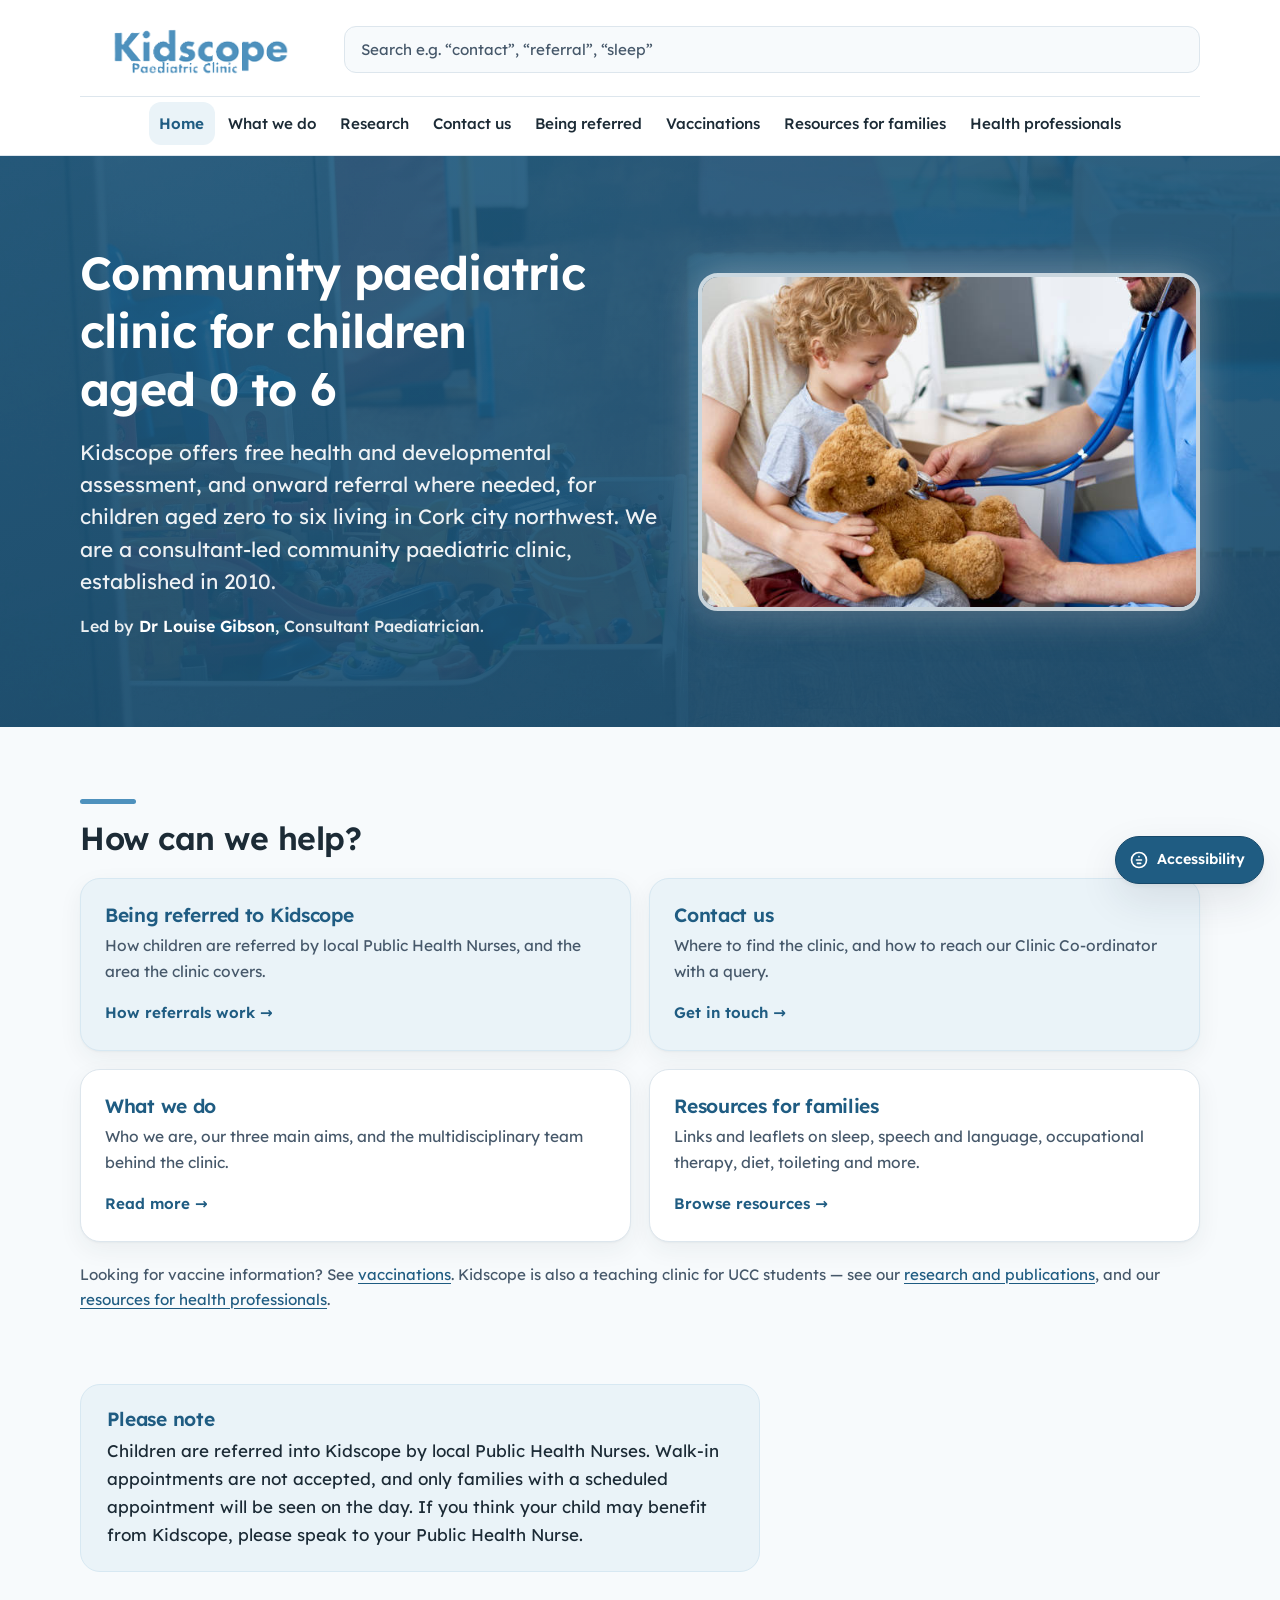
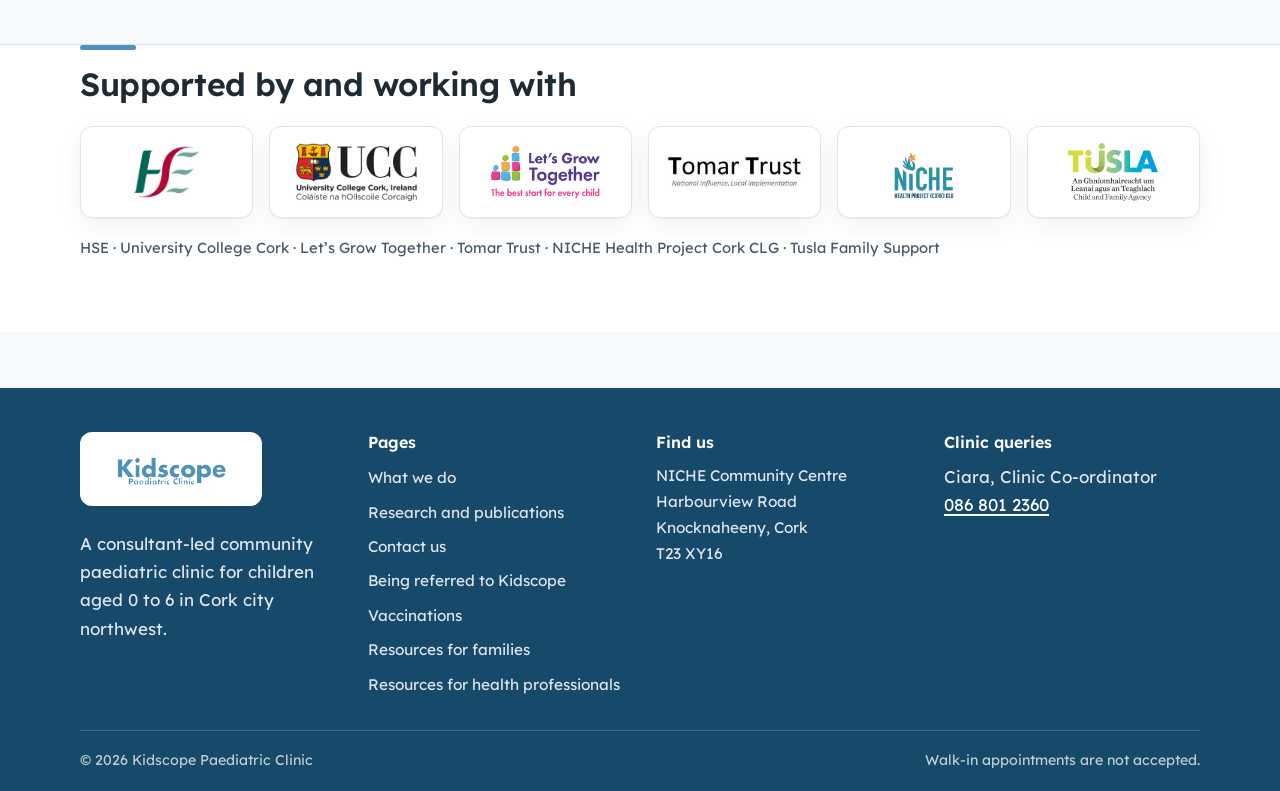
<file: index.html>
<!DOCTYPE html>
<html lang="en-IE">
<head>
<meta charset="utf-8">
<meta name="viewport" content="width=device-width, initial-scale=1">
<title>Kidscope Paediatric Clinic | Cork</title>
<meta name="description" content="Kidscope is a consultant-led community paediatric clinic offering free health and developmental assessment for children aged 0 to 6 living in Cork city northwest.">
<link rel="preconnect" href="https://fonts.googleapis.com">
<link rel="preconnect" href="https://fonts.gstatic.com" crossorigin>
<link href="https://fonts.googleapis.com/css2?family=Lexend:wght@400;500;600&display=swap" rel="stylesheet">
<link rel="icon" href="img/favicon.svg" type="image/svg+xml">
<link rel="apple-touch-icon" href="img/apple-touch-icon.png">
<link rel="stylesheet" href="css/kidscope.css">
<script src="js/accessibility.js"></script>
</head>
<body>
<a class="skip-link" href="#main">Skip to main content</a>

<header class="site-header">
  <div class="wrap header-inner">
    <a class="brand-link" href="index.html" aria-label="Kidscope Paediatric Clinic, home">
      <img src="img/kidscope-logo.png" width="249" height="81" alt="Kidscope Paediatric Clinic">
    </a>
    <div class="header-search">
      <label for="site-search" class="visually-hidden">Search the site</label>
      <input type="search" id="site-search" class="search-input" autocomplete="off"
             placeholder="Search e.g. &ldquo;contact&rdquo;, &ldquo;referral&rdquo;, &ldquo;sleep&rdquo;"
             role="combobox" aria-expanded="false" aria-controls="search-results" aria-autocomplete="list">
      <div class="search-results" id="search-results" role="listbox" aria-label="Search results" hidden></div>
    </div>

    <details class="nav-details">
      <summary class="nav-toggle" aria-label="Open site menu">
        <svg viewBox="0 0 24 24" fill="none" stroke="currentColor" stroke-width="2.2" stroke-linecap="round" aria-hidden="true"><path d="M3 6h18M3 12h18M3 18h18"/></svg>
        Menu
      </summary>
      <nav class="site-nav" aria-label="Main">
        <ul>
          <li><a href="index.html" aria-current="page">Home</a></li>
          <li><a href="what-we-do.html">What we do</a></li>
          <li><a href="research.html">Research and publications</a></li>
          <li><a href="contact.html">Contact us</a></li>
          <li><a href="referrals.html">Being referred to Kidscope</a></li>
          <li><a href="vaccinations.html">Vaccinations</a></li>
          <li><a href="family-resources.html">Resources for families</a></li>
          <li><a href="resources.html">Resources for health professionals</a></li>
        </ul>
      </nav>
    </details>

    <nav class="primary-nav" aria-label="Main">
      <ul>
        <li><a href="index.html" aria-current="page">Home</a></li>
        <li><a href="what-we-do.html">What we do</a></li>
        <li><a href="research.html">Research</a></li>
        <li><a href="contact.html">Contact us</a></li>
        <li><a href="referrals.html">Being referred</a></li>
        <li><a href="vaccinations.html">Vaccinations</a></li>
        <li><a href="family-resources.html">Resources for families</a></li>
        <li><a href="resources.html">Health professionals</a></li>
      </ul>
    </nav>
  </div>
</header>

<main id="main">

  <section class="hero">
    <div class="wrap hero-grid">
      <div class="hero-copy">
        <h1>Community paediatric clinic for children aged&nbsp;0&nbsp;to&nbsp;6</h1>
        <p class="lede">Kidscope offers free health and developmental assessment, and onward referral where needed, for children aged zero to six living in Cork city northwest. We are a consultant-led community paediatric clinic, established in 2010.</p>
        <p class="hero-consultant">Led by <strong>Dr Louise Gibson</strong>, Consultant Paediatrician.</p>
      </div>
      <div class="hero-media">
        <img src="img/home photo.jpg" alt="A clinician in scrubs lets a young child listen to a teddy bear&rsquo;s heartbeat with a stethoscope" width="612" height="408">
      </div>
    </div>
  </section>

  <section class="section">
    <div class="wrap">
      <h2 class="rule-head">How can we help?</h2>
      <div class="grid help-grid">

        <a class="card link-card card--primary" href="referrals.html">
          <h3>Being referred to Kidscope</h3>
          <p aria-hidden="true">How children are referred by local Public Health Nurses, and the area the clinic covers.</p>
          <span class="go">How referrals work</span>
        </a>

        <a class="card link-card card--primary" href="contact.html">
          <h3>Contact us</h3>
          <p aria-hidden="true">Where to find the clinic, and how to reach our Clinic Co-ordinator with a query.</p>
          <span class="go">Get in touch</span>
        </a>

        <a class="card link-card" href="what-we-do.html">
          <h3>What we do</h3>
          <p aria-hidden="true">Who we are, our three main aims, and the multidisciplinary team behind the clinic.</p>
          <span class="go">Read more</span>
        </a>

        <a class="card link-card" href="family-resources.html">
          <h3>Resources for families</h3>
          <p aria-hidden="true">Links and leaflets on sleep, speech and language, occupational therapy, diet, toileting and more.</p>
          <span class="go">Browse resources</span>
        </a>

      </div>
      <p class="grid-footnote">Looking for vaccine information? See <a href="vaccinations.html">vaccinations</a>. Kidscope is also a teaching clinic for UCC students &mdash; see our <a href="research.html">research and publications</a>, and our <a href="resources.html">resources for health professionals</a>.</p>
    </div>
  </section>

  <section class="section">
    <div class="wrap">
      <div class="callout prose">
        <h3>Please note</h3>
        <p>Children are referred into Kidscope by local Public Health Nurses. Walk-in appointments are not accepted, and only families with a scheduled appointment will be seen on the day. If you think your child may benefit from Kidscope, please speak to your Public Health Nurse.</p>
      </div>
    </div>
  </section>

  <section class="partners section">
    <div class="wrap">
      <h2 class="rule-head">Supported by and working with</h2>
      <div class="partner-grid">
        <a class="partner-tile" href="https://www.hse.ie/" target="_blank" rel="noopener noreferrer">
          <img src="img/hse logo.jpg" alt="HSE" loading="lazy">
          <span class="visually-hidden">(opens in a new tab)</span>
        </a>
        <a class="partner-tile" href="https://www.ucc.ie/" target="_blank" rel="noopener noreferrer">
          <img src="img/UCC logo.png" alt="University College Cork" loading="lazy">
          <span class="visually-hidden">(opens in a new tab)</span>
        </a>
        <a class="partner-tile" href="https://letsgrowtogether.ie/" target="_blank" rel="noopener noreferrer">
          <img src="img/lets grow together.jpg" alt="Let&rsquo;s Grow Together" loading="lazy">
          <span class="visually-hidden">(opens in a new tab)</span>
        </a>
        <a class="partner-tile" href="https://tomartrust.org/" target="_blank" rel="noopener noreferrer">
          <img src="img/Tomar trust.jpg" alt="Tomar Trust" loading="lazy">
          <span class="visually-hidden">(opens in a new tab)</span>
        </a>
        <a class="partner-tile" href="https://nichehealthproject.ie/" target="_blank" rel="noopener noreferrer">
          <img src="img/niche health project.jpg" alt="NICHE Health Project Cork CLG" loading="lazy">
          <span class="visually-hidden">(opens in a new tab)</span>
        </a>
        <a class="partner-tile" href="https://www.tusla.ie/services/family-community-support/" target="_blank" rel="noopener noreferrer">
          <img src="img/tusla logo.png" alt="Tusla Family Support &ndash; Child and Family Agency" loading="lazy">
          <span class="visually-hidden">(opens in a new tab)</span>
        </a>
      </div>
      <p class="partner-names">HSE &middot; University College Cork &middot; Let&rsquo;s Grow Together &middot; Tomar Trust &middot; NICHE Health Project Cork CLG &middot; Tusla Family Support</p>
    </div>
  </section>

</main>

<footer class="site-footer">
  <div class="wrap footer-inner">
    <div>
      <span class="footer-logo"><img src="img/kidscope-logo.png" width="249" height="81" alt="Kidscope Paediatric Clinic"></span>
      <p>A consultant-led community paediatric clinic for children aged 0 to 6 in Cork city northwest.</p>
    </div>
    <div>
      <h2>Pages</h2>
      <ul>
        <li><a href="what-we-do.html">What we do</a></li>
        <li><a href="research.html">Research and publications</a></li>
        <li><a href="contact.html">Contact us</a></li>
        <li><a href="referrals.html">Being referred to Kidscope</a></li>
        <li><a href="vaccinations.html">Vaccinations</a></li>
        <li><a href="family-resources.html">Resources for families</a></li>
        <li><a href="resources.html">Resources for health professionals</a></li>
      </ul>
    </div>
    <div>
      <h2>Find us</h2>
      <address>
        NICHE Community Centre<br>
        Harbourview Road<br>
        Knocknaheeny, Cork<br>
        T23 XY16
      </address>
    </div>
    <div>
      <h2>Clinic queries</h2>
      <p>Ciara, Clinic Co-ordinator<br>
      <a href="tel:+353868012360">086 801 2360</a></p>
    </div>
  </div>
  <div class="wrap">
    <div class="footer-base">
      <span>&copy; 2026 Kidscope Paediatric Clinic</span>
      <span>Walk-in appointments are not accepted.</span>
    </div>
  </div>
</footer>

<script src="js/nav.js"></script>
<script src="js/site-search.js"></script>
<script src="js/motion.js"></script>
</body>
</html>
</file>
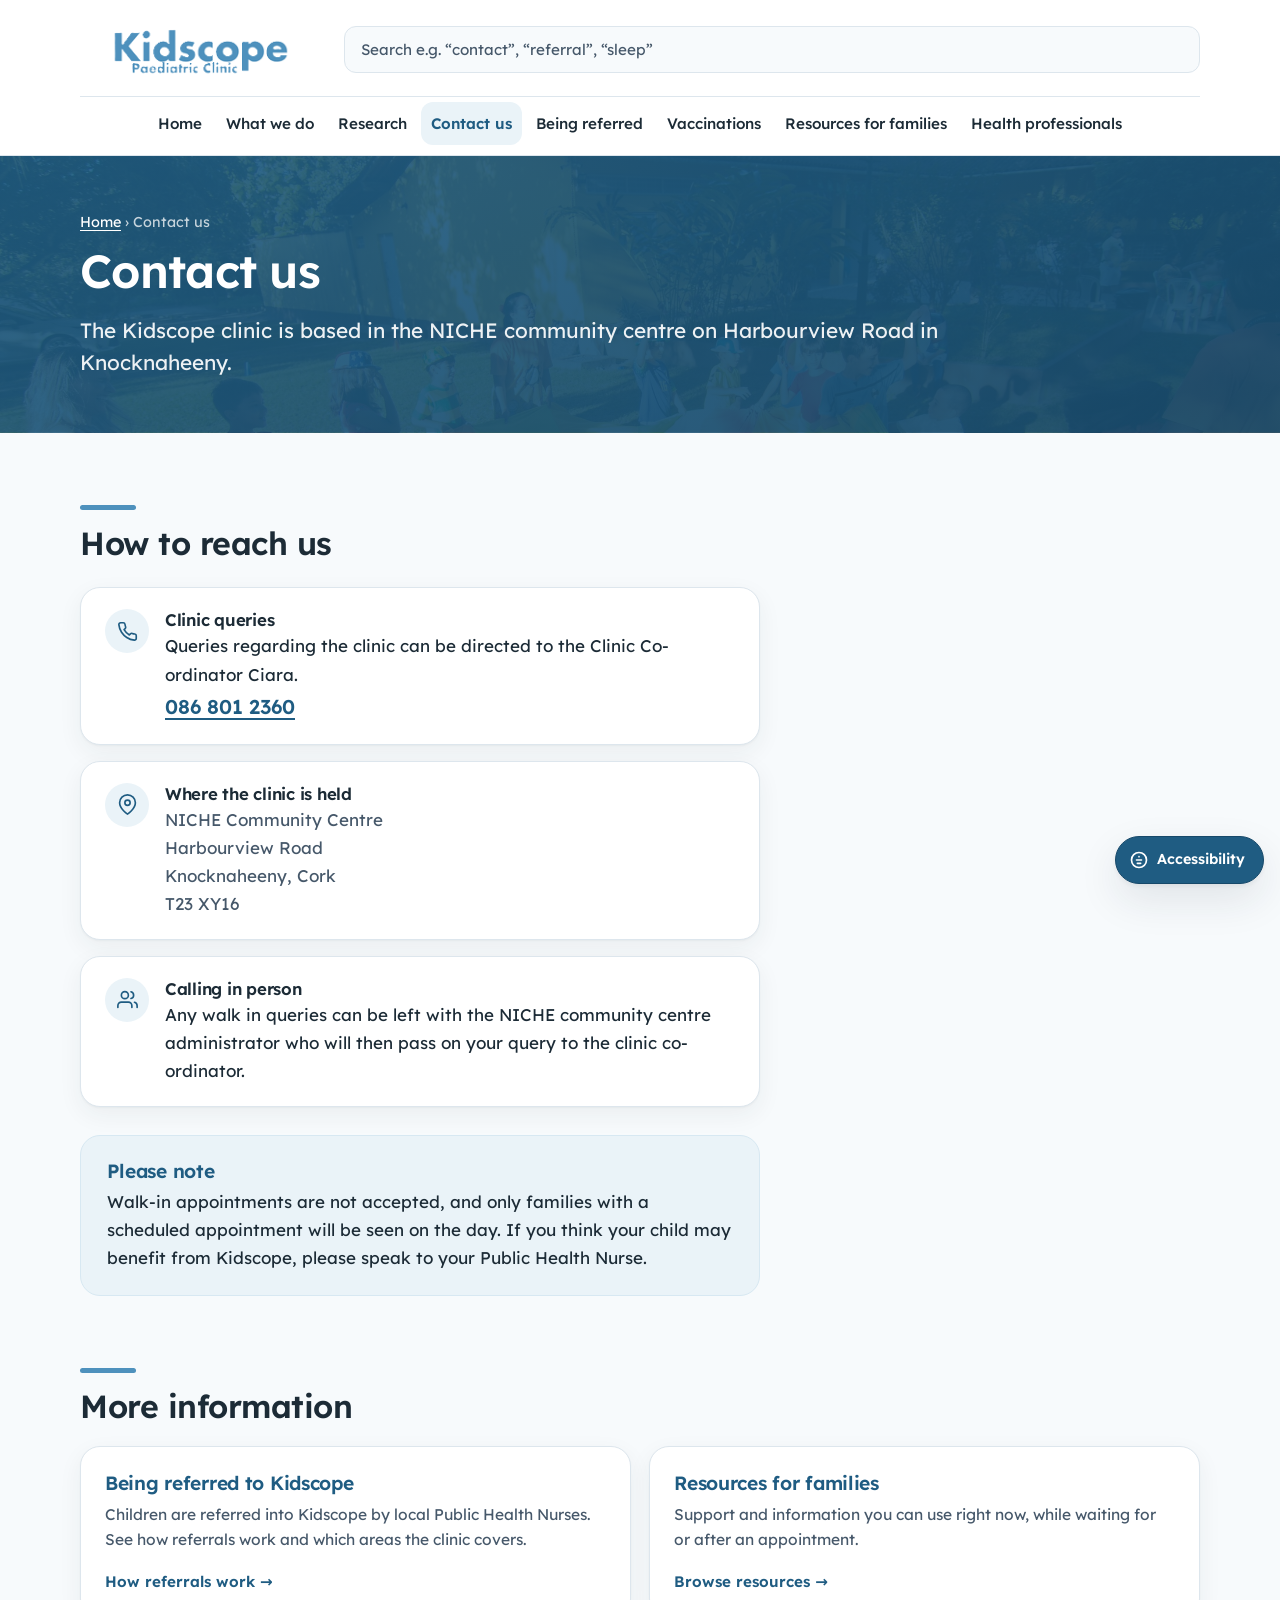
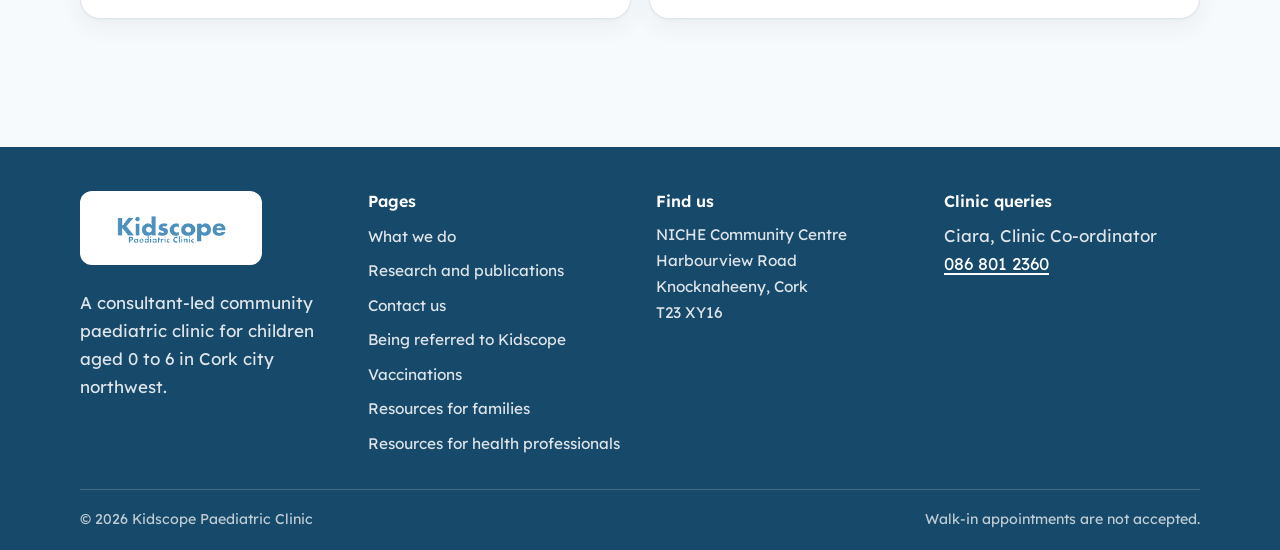
<file: contact.html>
<!DOCTYPE html>
<html lang="en-IE">
<head>
<meta charset="utf-8">
<meta name="viewport" content="width=device-width, initial-scale=1">
<title>Contact us | Kidscope Paediatric Clinic</title>
<meta name="description" content="Contact the Kidscope clinic at the NICHE community centre, Harbourview Road, Knocknaheeny. Queries to Clinic Co-ordinator Ciara on 086 801 2360.">
<link rel="preconnect" href="https://fonts.googleapis.com">
<link rel="preconnect" href="https://fonts.gstatic.com" crossorigin>
<link href="https://fonts.googleapis.com/css2?family=Lexend:wght@400;500;600&display=swap" rel="stylesheet">
<link rel="icon" href="img/favicon.svg" type="image/svg+xml">
<link rel="apple-touch-icon" href="img/apple-touch-icon.png">
<link rel="stylesheet" href="css/kidscope.css">
<script src="js/accessibility.js"></script>
</head>
<body>
<a class="skip-link" href="#main">Skip to main content</a>

<header class="site-header">
  <div class="wrap header-inner">
    <a class="brand-link" href="index.html" aria-label="Kidscope Paediatric Clinic, home">
      <img src="img/kidscope-logo.png" width="249" height="81" alt="Kidscope Paediatric Clinic">
    </a>
    <div class="header-search">
      <label for="site-search" class="visually-hidden">Search the site</label>
      <input type="search" id="site-search" class="search-input" autocomplete="off"
             placeholder="Search e.g. &ldquo;contact&rdquo;, &ldquo;referral&rdquo;, &ldquo;sleep&rdquo;"
             role="combobox" aria-expanded="false" aria-controls="search-results" aria-autocomplete="list">
      <div class="search-results" id="search-results" role="listbox" aria-label="Search results" hidden></div>
    </div>

    <details class="nav-details">
      <summary class="nav-toggle" aria-label="Open site menu">
        <svg viewBox="0 0 24 24" fill="none" stroke="currentColor" stroke-width="2.2" stroke-linecap="round" aria-hidden="true"><path d="M3 6h18M3 12h18M3 18h18"/></svg>
        Menu
      </summary>
      <nav class="site-nav" aria-label="Main">
        <ul>
          <li><a href="index.html">Home</a></li>
          <li><a href="what-we-do.html">What we do</a></li>
          <li><a href="research.html">Research and publications</a></li>
          <li><a href="contact.html" aria-current="page">Contact us</a></li>
          <li><a href="referrals.html">Being referred to Kidscope</a></li>
          <li><a href="vaccinations.html">Vaccinations</a></li>
          <li><a href="family-resources.html">Resources for families</a></li>
          <li><a href="resources.html">Resources for health professionals</a></li>
        </ul>
      </nav>
    </details>

    <nav class="primary-nav" aria-label="Main">
      <ul>
        <li><a href="index.html">Home</a></li>
        <li><a href="what-we-do.html">What we do</a></li>
        <li><a href="research.html">Research</a></li>
        <li><a href="contact.html" aria-current="page">Contact us</a></li>
        <li><a href="referrals.html">Being referred</a></li>
        <li><a href="vaccinations.html">Vaccinations</a></li>
        <li><a href="family-resources.html">Resources for families</a></li>
        <li><a href="resources.html">Health professionals</a></li>
      </ul>
    </nav>
  </div>
</header>

<main id="main">

  <div class="page-head page-head-photo page-head--contact on-brand">
    <div class="wrap">
      <p class="crumb"><a href="index.html">Home</a> &rsaquo; Contact us</p>
      <h1>Contact us</h1>
      <p class="lede prose">The Kidscope clinic is based in the NICHE community centre on Harbourview Road in Knocknaheeny.</p>
    </div>
  </div>

  <section class="section">
    <div class="wrap">
      <h2 class="rule-head">How to reach us</h2>

      <div class="contact-rows prose">

        <div class="contact-row">
          <span class="ico" aria-hidden="true">
            <svg viewBox="0 0 24 24" fill="none" stroke="currentColor" stroke-width="1.9" stroke-linecap="round" stroke-linejoin="round">
              <path d="M22 16.92v3a2 2 0 0 1-2.18 2 19.79 19.79 0 0 1-8.63-3.07 19.5 19.5 0 0 1-6-6 19.79 19.79 0 0 1-3.07-8.67A2 2 0 0 1 4.11 2h3a2 2 0 0 1 2 1.72c.13.96.36 1.9.7 2.81a2 2 0 0 1-.45 2.11L8.09 9.91a16 16 0 0 0 6 6l1.27-1.27a2 2 0 0 1 2.11-.45c.9.34 1.85.57 2.81.7A2 2 0 0 1 22 16.92z"/>
            </svg>
          </span>
          <div>
            <h3>Clinic queries</h3>
            <p>Queries regarding the clinic can be directed to the Clinic Co-ordinator Ciara.</p>
            <a class="phone-link" href="tel:+353868012360">086 801 2360</a>
          </div>
        </div>

        <div class="contact-row">
          <span class="ico" aria-hidden="true">
            <svg viewBox="0 0 24 24" fill="none" stroke="currentColor" stroke-width="1.9" stroke-linecap="round" stroke-linejoin="round">
              <path d="M21 10c0 7-9 13-9 13s-9-6-9-13a9 9 0 0 1 18 0z"/><circle cx="12" cy="10" r="3"/>
            </svg>
          </span>
          <div>
            <h3>Where the clinic is held</h3>
            <address>
              NICHE Community Centre<br>
              Harbourview Road<br>
              Knocknaheeny, Cork<br>
              T23 XY16
            </address>
          </div>
        </div>

        <div class="contact-row">
          <span class="ico" aria-hidden="true">
            <svg viewBox="0 0 24 24" fill="none" stroke="currentColor" stroke-width="1.9" stroke-linecap="round" stroke-linejoin="round">
              <path d="M17 21v-2a4 4 0 0 0-4-4H5a4 4 0 0 0-4 4v2"/><circle cx="9" cy="7" r="4"/><path d="M23 21v-2a4 4 0 0 0-3-3.87"/><path d="M16 3.13a4 4 0 0 1 0 7.75"/>
            </svg>
          </span>
          <div>
            <h3>Calling in person</h3>
            <p>Any walk in queries can be left with the NICHE community centre administrator who will then pass on your query to the clinic co-ordinator.</p>
          </div>
        </div>

      </div>

      <div class="callout prose" style="margin-top:1.75rem">
        <h3>Please note</h3>
        <p>Walk-in appointments are not accepted, and only families with a scheduled appointment will be seen on the day. If you think your child may benefit from Kidscope, please speak to your Public Health Nurse.</p>
      </div>

    </div>
  </section>

  <section class="section">
    <div class="wrap">
      <h2 class="rule-head">More information</h2>
      <div class="grid grid-2">
        <a class="card link-card" href="referrals.html">
          <h3>Being referred to Kidscope</h3>
          <p aria-hidden="true">Children are referred into Kidscope by local Public Health Nurses. See how referrals work and which areas the clinic covers.</p>
          <span class="go">How referrals work</span>
        </a>
        <a class="card link-card" href="family-resources.html">
          <h3>Resources for families</h3>
          <p aria-hidden="true">Support and information you can use right now, while waiting for or after an appointment.</p>
          <span class="go">Browse resources</span>
        </a>
      </div>
    </div>
  </section>

</main>

<footer class="site-footer">
  <div class="wrap footer-inner">
    <div>
      <span class="footer-logo"><img src="img/kidscope-logo.png" width="249" height="81" alt="Kidscope Paediatric Clinic"></span>
      <p>A consultant-led community paediatric clinic for children aged 0 to 6 in Cork city northwest.</p>
    </div>
    <div>
      <h2>Pages</h2>
      <ul>
        <li><a href="what-we-do.html">What we do</a></li>
        <li><a href="research.html">Research and publications</a></li>
        <li><a href="contact.html">Contact us</a></li>
        <li><a href="referrals.html">Being referred to Kidscope</a></li>
        <li><a href="vaccinations.html">Vaccinations</a></li>
        <li><a href="family-resources.html">Resources for families</a></li>
        <li><a href="resources.html">Resources for health professionals</a></li>
      </ul>
    </div>
    <div>
      <h2>Find us</h2>
      <address>
        NICHE Community Centre<br>
        Harbourview Road<br>
        Knocknaheeny, Cork<br>
        T23 XY16
      </address>
    </div>
    <div>
      <h2>Clinic queries</h2>
      <p>Ciara, Clinic Co-ordinator<br>
      <a href="tel:+353868012360">086 801 2360</a></p>
    </div>
  </div>
  <div class="wrap">
    <div class="footer-base">
      <span>&copy; 2026 Kidscope Paediatric Clinic</span>
      <span>Walk-in appointments are not accepted.</span>
    </div>
  </div>
</footer>

<script src="js/nav.js"></script>
<script src="js/site-search.js"></script>
<script src="js/motion.js"></script>
</body>
</html>
</file>
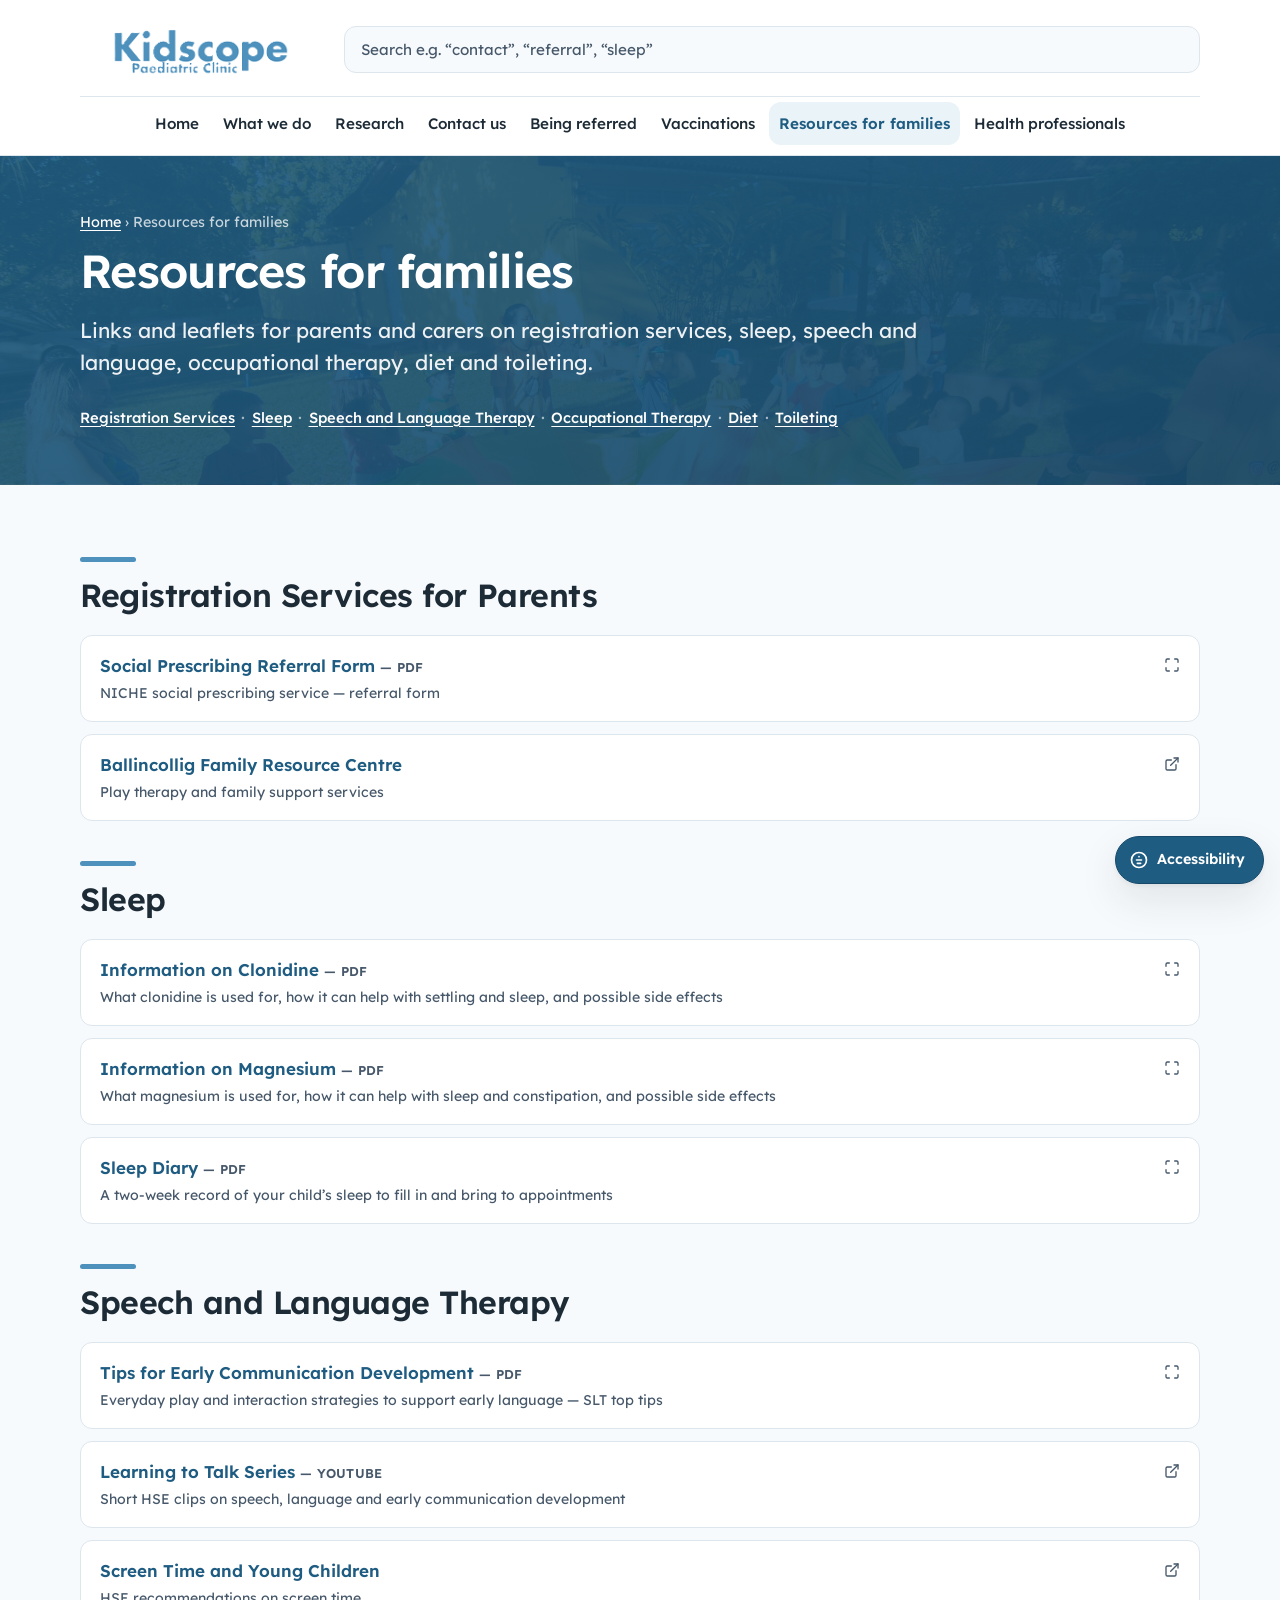
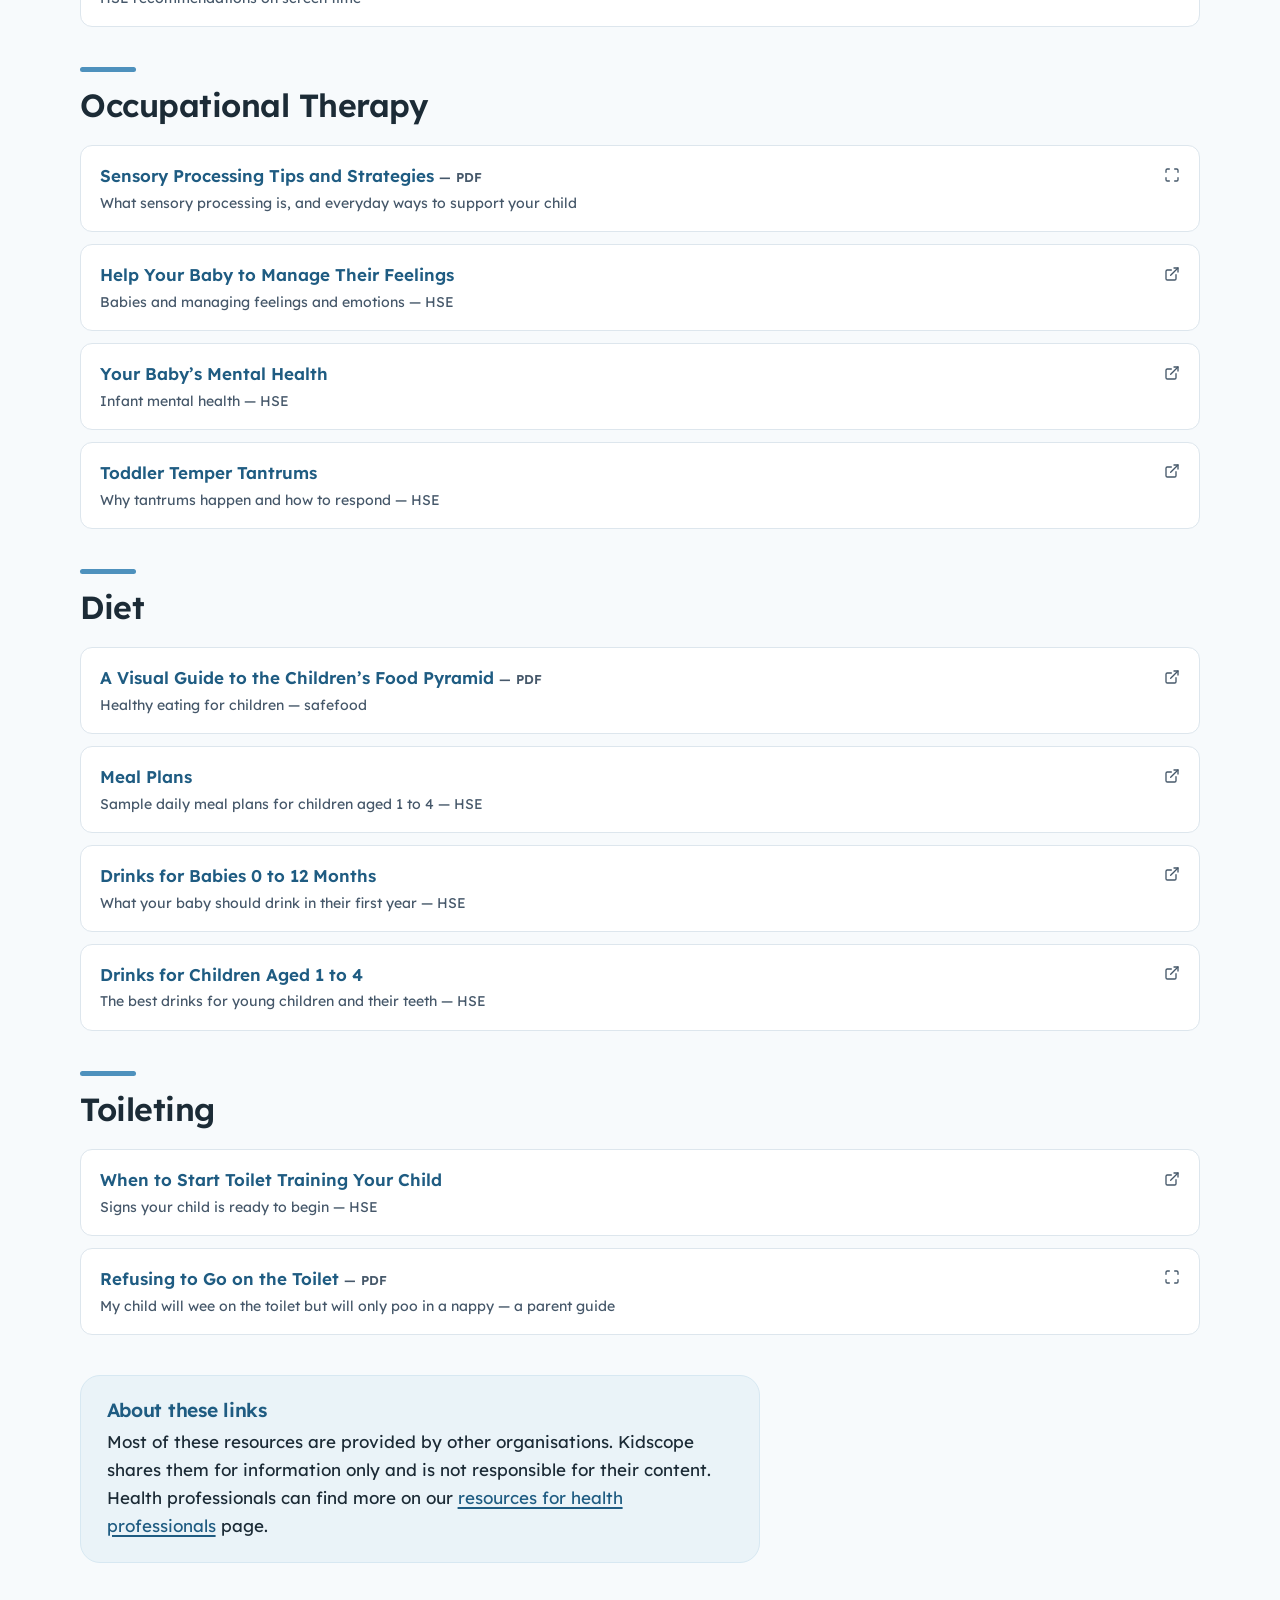
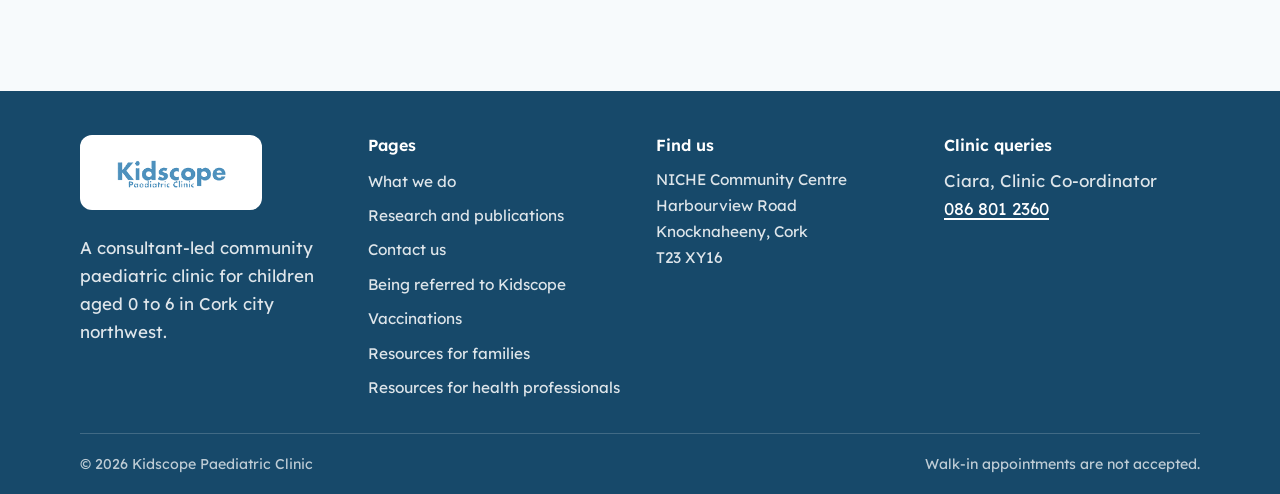
<file: family-resources.html>
<!DOCTYPE html>
<html lang="en-IE">
<head>
<meta charset="utf-8">
<meta name="viewport" content="width=device-width, initial-scale=1">
<title>Resources for families | Kidscope Paediatric Clinic</title>
<meta name="description" content="Links and leaflets for families on registration services, sleep, speech and language therapy, occupational therapy, diet and toileting.">
<link rel="preconnect" href="https://fonts.googleapis.com">
<link rel="preconnect" href="https://fonts.gstatic.com" crossorigin>
<link href="https://fonts.googleapis.com/css2?family=Lexend:wght@400;500;600&display=swap" rel="stylesheet">
<link rel="icon" href="img/favicon.svg" type="image/svg+xml">
<link rel="apple-touch-icon" href="img/apple-touch-icon.png">
<link rel="stylesheet" href="css/kidscope.css">
<script src="js/accessibility.js"></script>
</head>
<body>
<a class="skip-link" href="#main">Skip to main content</a>

<!-- External-link icon, referenced by every resource item below. #i-view
     replaces it, via js/pdf-viewer.js, on the self-hosted PDFs that open in
     the in-page viewer rather than in a new browser tab. -->
<svg class="sprite" aria-hidden="true" focusable="false" xmlns="http://www.w3.org/2000/svg">
  <symbol id="i-ext" viewBox="0 0 24 24" fill="none" stroke="currentColor" stroke-width="2" stroke-linecap="round" stroke-linejoin="round">
    <path d="M18 13v6a2 2 0 0 1-2 2H5a2 2 0 0 1-2-2V8a2 2 0 0 1 2-2h6"/><path d="M15 3h6v6"/><path d="M10 14 21 3"/>
  </symbol>
  <symbol id="i-view" viewBox="0 0 24 24" fill="none" stroke="currentColor" stroke-width="2" stroke-linecap="round" stroke-linejoin="round">
    <path d="M8 3H5a2 2 0 0 0-2 2v3"/><path d="M16 3h3a2 2 0 0 1 2 2v3"/><path d="M21 16v3a2 2 0 0 1-2 2h-3"/><path d="M3 16v3a2 2 0 0 0 2 2h3"/>
  </symbol>
  <symbol id="i-chevron" viewBox="0 0 24 24" fill="none" stroke="currentColor" stroke-width="2" stroke-linecap="round" stroke-linejoin="round">
    <path d="m6 9 6 6 6-6"/>
  </symbol>
</svg>

<header class="site-header">
  <div class="wrap header-inner">
    <a class="brand-link" href="index.html" aria-label="Kidscope Paediatric Clinic, home">
      <img src="img/kidscope-logo.png" width="249" height="81" alt="Kidscope Paediatric Clinic">
    </a>
    <div class="header-search">
      <label for="site-search" class="visually-hidden">Search the site</label>
      <input type="search" id="site-search" class="search-input" autocomplete="off"
             placeholder="Search e.g. &ldquo;contact&rdquo;, &ldquo;referral&rdquo;, &ldquo;sleep&rdquo;"
             role="combobox" aria-expanded="false" aria-controls="search-results" aria-autocomplete="list">
      <div class="search-results" id="search-results" role="listbox" aria-label="Search results" hidden></div>
    </div>

    <details class="nav-details">
      <summary class="nav-toggle" aria-label="Open site menu">
        <svg viewBox="0 0 24 24" fill="none" stroke="currentColor" stroke-width="2.2" stroke-linecap="round" aria-hidden="true"><path d="M3 6h18M3 12h18M3 18h18"/></svg>
        Menu
      </summary>
      <nav class="site-nav" aria-label="Main">
        <ul>
          <li><a href="index.html">Home</a></li>
          <li><a href="what-we-do.html">What we do</a></li>
          <li><a href="research.html">Research and publications</a></li>
          <li><a href="contact.html">Contact us</a></li>
          <li><a href="referrals.html">Being referred to Kidscope</a></li>
          <li><a href="vaccinations.html">Vaccinations</a></li>
          <li><a href="family-resources.html" aria-current="page">Resources for families</a></li>
          <li><a href="resources.html">Resources for health professionals</a></li>
        </ul>
      </nav>
    </details>

    <nav class="primary-nav" aria-label="Main">
      <ul>
        <li><a href="index.html">Home</a></li>
        <li><a href="what-we-do.html">What we do</a></li>
        <li><a href="research.html">Research</a></li>
        <li><a href="contact.html">Contact us</a></li>
        <li><a href="referrals.html">Being referred</a></li>
        <li><a href="vaccinations.html">Vaccinations</a></li>
        <li><a href="family-resources.html" aria-current="page">Resources for families</a></li>
        <li><a href="resources.html">Health professionals</a></li>
      </ul>
    </nav>
  </div>
</header>

<main id="main">

  <div class="page-head page-head-photo page-head--family-resources on-brand">
    <div class="wrap">
      <p class="crumb"><a href="index.html">Home</a> &rsaquo; Resources for families</p>
      <h1>Resources for families</h1>
      <p class="lede prose">Links and leaflets for parents and carers on registration services, sleep, speech and language, occupational therapy, diet and toileting.</p>
      <nav class="jump" aria-label="Jump to a resource category">
        <a href="#registration-services">Registration Services</a><span class="sep" aria-hidden="true"> &middot; </span>
        <a href="#sleep">Sleep</a><span class="sep" aria-hidden="true"> &middot; </span>
        <a href="#speech-and-language">Speech and Language Therapy</a><span class="sep" aria-hidden="true"> &middot; </span>
        <a href="#occupational-therapy">Occupational Therapy</a><span class="sep" aria-hidden="true"> &middot; </span>
        <a href="#diet">Diet</a><span class="sep" aria-hidden="true"> &middot; </span>
        <a href="#toileting">Toileting</a>
      </nav>
    </div>
  </div>

  <section class="section">
    <div class="wrap">

      <!-- ================= Registration Services ================= -->
      <div class="res-group" id="registration-services">
        <h2 class="rule-head">Registration Services for Parents</h2>
        <ul class="res-list">
          <li>
            <a class="res-item" href="pdfs/family-resources/social-prescribing-referral-form.pdf" target="_blank" rel="noopener noreferrer">
              <span class="res-txt">
                <span class="res-name">Social Prescribing Referral Form <span class="tag">&mdash; PDF</span></span>
                <span class="res-meta">NICHE social prescribing service &mdash; referral form</span>
              </span>
              <svg class="ext" aria-hidden="true"><use href="#i-ext"/></svg>
              <span class="visually-hidden">(opens in a new tab)</span>
            </a>
          </li>
          <li>
            <a class="res-item" href="https://www.ballincolligfrc.org/" target="_blank" rel="noopener noreferrer">
              <span class="res-txt">
                <span class="res-name">Ballincollig Family Resource Centre</span>
                <span class="res-meta">Play therapy and family support services</span>
              </span>
              <svg class="ext" aria-hidden="true"><use href="#i-ext"/></svg>
              <span class="visually-hidden">(opens in a new tab)</span>
            </a>
          </li>
        </ul>
      </div>

      <!-- ================= Sleep ================= -->
      <div class="res-group" id="sleep">
        <h2 class="rule-head">Sleep</h2>
        <ul class="res-list">
          <li>
            <a class="res-item" href="pdfs/family-resources/clonidine-leaflet.pdf" target="_blank" rel="noopener noreferrer">
              <span class="res-txt">
                <span class="res-name">Information on Clonidine <span class="tag">&mdash; PDF</span></span>
                <span class="res-meta">What clonidine is used for, how it can help with settling and sleep, and possible side effects</span>
              </span>
              <svg class="ext" aria-hidden="true"><use href="#i-ext"/></svg>
              <span class="visually-hidden">(opens in a new tab)</span>
            </a>
          </li>
          <li>
            <a class="res-item" href="pdfs/family-resources/magnesium-leaflet.pdf" target="_blank" rel="noopener noreferrer">
              <span class="res-txt">
                <span class="res-name">Information on Magnesium <span class="tag">&mdash; PDF</span></span>
                <span class="res-meta">What magnesium is used for, how it can help with sleep and constipation, and possible side effects</span>
              </span>
              <svg class="ext" aria-hidden="true"><use href="#i-ext"/></svg>
              <span class="visually-hidden">(opens in a new tab)</span>
            </a>
          </li>
          <li>
            <a class="res-item" href="pdfs/family-resources/sleep-diary.pdf" target="_blank" rel="noopener noreferrer">
              <span class="res-txt">
                <span class="res-name">Sleep Diary <span class="tag">&mdash; PDF</span></span>
                <span class="res-meta">A two-week record of your child&rsquo;s sleep to fill in and bring to appointments</span>
              </span>
              <svg class="ext" aria-hidden="true"><use href="#i-ext"/></svg>
              <span class="visually-hidden">(opens in a new tab)</span>
            </a>
          </li>
        </ul>
      </div>

      <!-- ================= Speech and Language Therapy ================= -->
      <div class="res-group" id="speech-and-language">
        <h2 class="rule-head">Speech and Language Therapy</h2>
        <ul class="res-list">
          <li>
            <a class="res-item" href="pdfs/family-resources/slt-top-tips-early-communication.pdf" target="_blank" rel="noopener noreferrer">
              <span class="res-txt">
                <span class="res-name">Tips for Early Communication Development <span class="tag">&mdash; PDF</span></span>
                <span class="res-meta">Everyday play and interaction strategies to support early language &mdash; SLT top tips</span>
              </span>
              <svg class="ext" aria-hidden="true"><use href="#i-ext"/></svg>
              <span class="visually-hidden">(opens in a new tab)</span>
            </a>
          </li>
          <li>
            <a class="res-item" href="https://www.youtube.com/playlist?list=PLsQK32cdMW_ygwiXLtpIu11owvqX8HctB" target="_blank" rel="noopener noreferrer">
              <span class="res-txt">
                <span class="res-name">Learning to Talk Series <span class="tag">&mdash; YouTube</span></span>
                <span class="res-meta">Short HSE clips on speech, language and early communication development</span>
              </span>
              <svg class="ext" aria-hidden="true"><use href="#i-ext"/></svg>
              <span class="visually-hidden">(opens in a new tab)</span>
            </a>
          </li>
          <li>
            <a class="res-item" href="https://www.hse.ie/babies-children/play/screen-time/" target="_blank" rel="noopener noreferrer">
              <span class="res-txt">
                <span class="res-name">Screen Time and Young Children</span>
                <span class="res-meta">HSE recommendations on screen time</span>
              </span>
              <svg class="ext" aria-hidden="true"><use href="#i-ext"/></svg>
              <span class="visually-hidden">(opens in a new tab)</span>
            </a>
          </li>
        </ul>
      </div>

      <!-- ================= Occupational Therapy ================= -->
      <div class="res-group" id="occupational-therapy">
        <h2 class="rule-head">Occupational Therapy</h2>
        <ul class="res-list">
          <li>
            <a class="res-item" href="pdfs/family-resources/sensory-processing-tips.pdf" target="_blank" rel="noopener noreferrer">
              <span class="res-txt">
                <span class="res-name">Sensory Processing Tips and Strategies <span class="tag">&mdash; PDF</span></span>
                <span class="res-meta">What sensory processing is, and everyday ways to support your child</span>
              </span>
              <svg class="ext" aria-hidden="true"><use href="#i-ext"/></svg>
              <span class="visually-hidden">(opens in a new tab)</span>
            </a>
          </li>
          <li>
            <a class="res-item" href="https://www.hse.ie/babies-children/parenting-advice/baby-and-child-mental-wellbeing/help-your-child-manage-feelings/" target="_blank" rel="noopener noreferrer">
              <span class="res-txt">
                <span class="res-name">Help Your Baby to Manage Their Feelings</span>
                <span class="res-meta">Babies and managing feelings and emotions &mdash; HSE</span>
              </span>
              <svg class="ext" aria-hidden="true"><use href="#i-ext"/></svg>
              <span class="visually-hidden">(opens in a new tab)</span>
            </a>
          </li>
          <li>
            <a class="res-item" href="https://www.hse.ie/babies-children/parenting-advice/baby-and-child-mental-wellbeing/your-babys-mental-health/" target="_blank" rel="noopener noreferrer">
              <span class="res-txt">
                <span class="res-name">Your Baby&rsquo;s Mental Health</span>
                <span class="res-meta">Infant mental health &mdash; HSE</span>
              </span>
              <svg class="ext" aria-hidden="true"><use href="#i-ext"/></svg>
              <span class="visually-hidden">(opens in a new tab)</span>
            </a>
          </li>
          <li>
            <a class="res-item" href="https://www.hse.ie/babies-children/parenting-advice/caring-for-a-child/temper-tantrums/" target="_blank" rel="noopener noreferrer">
              <span class="res-txt">
                <span class="res-name">Toddler Temper Tantrums</span>
                <span class="res-meta">Why tantrums happen and how to respond &mdash; HSE</span>
              </span>
              <svg class="ext" aria-hidden="true"><use href="#i-ext"/></svg>
              <span class="visually-hidden">(opens in a new tab)</span>
            </a>
          </li>
        </ul>
      </div>

      <!-- ================= Diet ================= -->
      <!-- TODO: "The Food Pyramid Overview" (poster-for-parents.pdf) - waiting
           on the link or file from the Kidscope team. -->
      <div class="res-group" id="diet">
        <h2 class="rule-head">Diet</h2>
        <ul class="res-list">
          <li>
            <a class="res-item" href="https://safefood.net/getmedia/ffad02ce-073a-477a-a08a-efd37cbf6b8c/A-visual-guide-to-the-children-s-food-pyramid.pdf" target="_blank" rel="noopener noreferrer">
              <span class="res-txt">
                <span class="res-name">A Visual Guide to the Children&rsquo;s Food Pyramid <span class="tag">&mdash; PDF</span></span>
                <span class="res-meta">Healthy eating for children &mdash; safefood</span>
              </span>
              <svg class="ext" aria-hidden="true"><use href="#i-ext"/></svg>
              <span class="visually-hidden">(opens in a new tab)</span>
            </a>
          </li>
          <li>
            <a class="res-item" href="https://www.hse.ie/babies-children/weaning-eating/nutrition-child/meal-plans/" target="_blank" rel="noopener noreferrer">
              <span class="res-txt">
                <span class="res-name">Meal Plans</span>
                <span class="res-meta">Sample daily meal plans for children aged 1 to 4 &mdash; HSE</span>
              </span>
              <svg class="ext" aria-hidden="true"><use href="#i-ext"/></svg>
              <span class="visually-hidden">(opens in a new tab)</span>
            </a>
          </li>
          <li>
            <a class="res-item" href="https://www.hse.ie/babies-children/weaning-eating/nutrition-baby/drinks/" target="_blank" rel="noopener noreferrer">
              <span class="res-txt">
                <span class="res-name">Drinks for Babies 0 to 12 Months</span>
                <span class="res-meta">What your baby should drink in their first year &mdash; HSE</span>
              </span>
              <svg class="ext" aria-hidden="true"><use href="#i-ext"/></svg>
              <span class="visually-hidden">(opens in a new tab)</span>
            </a>
          </li>
          <li>
            <a class="res-item" href="https://www.hse.ie/babies-children/weaning-eating/nutrition-child/drinks/" target="_blank" rel="noopener noreferrer">
              <span class="res-txt">
                <span class="res-name">Drinks for Children Aged 1 to 4</span>
                <span class="res-meta">The best drinks for young children and their teeth &mdash; HSE</span>
              </span>
              <svg class="ext" aria-hidden="true"><use href="#i-ext"/></svg>
              <span class="visually-hidden">(opens in a new tab)</span>
            </a>
          </li>
        </ul>
      </div>

      <!-- ================= Toileting ================= -->
      <div class="res-group" id="toileting">
        <h2 class="rule-head">Toileting</h2>
        <ul class="res-list">
          <li>
            <a class="res-item" href="https://www.hse.ie/babies-children/parenting-advice/caring-for-a-child/when-to-start-toilet-training/" target="_blank" rel="noopener noreferrer">
              <span class="res-txt">
                <span class="res-name">When to Start Toilet Training Your Child</span>
                <span class="res-meta">Signs your child is ready to begin &mdash; HSE</span>
              </span>
              <svg class="ext" aria-hidden="true"><use href="#i-ext"/></svg>
              <span class="visually-hidden">(opens in a new tab)</span>
            </a>
          </li>
          <li>
            <a class="res-item" href="pdfs/family-resources/will-only-poo-in-a-nappy.pdf" target="_blank" rel="noopener noreferrer">
              <span class="res-txt">
                <span class="res-name">Refusing to Go on the Toilet <span class="tag">&mdash; PDF</span></span>
                <span class="res-meta">My child will wee on the toilet but will only poo in a nappy &mdash; a parent guide</span>
              </span>
              <svg class="ext" aria-hidden="true"><use href="#i-ext"/></svg>
              <span class="visually-hidden">(opens in a new tab)</span>
            </a>
          </li>
        </ul>
      </div>

      <div class="callout prose" style="margin-top:2.5rem">
        <h3>About these links</h3>
        <p>Most of these resources are provided by other organisations. Kidscope shares them for information only and is not responsible for their content. Health professionals can find more on our <a href="resources.html">resources for health professionals</a> page.</p>
      </div>

    </div>
  </section>

</main>

<footer class="site-footer">
  <div class="wrap footer-inner">
    <div>
      <span class="footer-logo"><img src="img/kidscope-logo.png" width="249" height="81" alt="Kidscope Paediatric Clinic"></span>
      <p>A consultant-led community paediatric clinic for children aged 0 to 6 in Cork city northwest.</p>
    </div>
    <div>
      <h2>Pages</h2>
      <ul>
        <li><a href="what-we-do.html">What we do</a></li>
        <li><a href="research.html">Research and publications</a></li>
        <li><a href="contact.html">Contact us</a></li>
        <li><a href="referrals.html">Being referred to Kidscope</a></li>
        <li><a href="vaccinations.html">Vaccinations</a></li>
        <li><a href="family-resources.html">Resources for families</a></li>
        <li><a href="resources.html">Resources for health professionals</a></li>
      </ul>
    </div>
    <div>
      <h2>Find us</h2>
      <address>
        NICHE Community Centre<br>
        Harbourview Road<br>
        Knocknaheeny, Cork<br>
        T23 XY16
      </address>
    </div>
    <div>
      <h2>Clinic queries</h2>
      <p>Ciara, Clinic Co-ordinator<br>
      <a href="tel:+353868012360">086 801 2360</a></p>
    </div>
  </div>
  <div class="wrap">
    <div class="footer-base">
      <span>&copy; 2026 Kidscope Paediatric Clinic</span>
      <span>Walk-in appointments are not accepted.</span>
    </div>
  </div>
</footer>

<script src="js/nav.js"></script>
<script src="js/site-search.js"></script>
<script src="js/motion.js"></script>
<script src="js/pdf-viewer.js"></script>
</body>
</html>
</file>
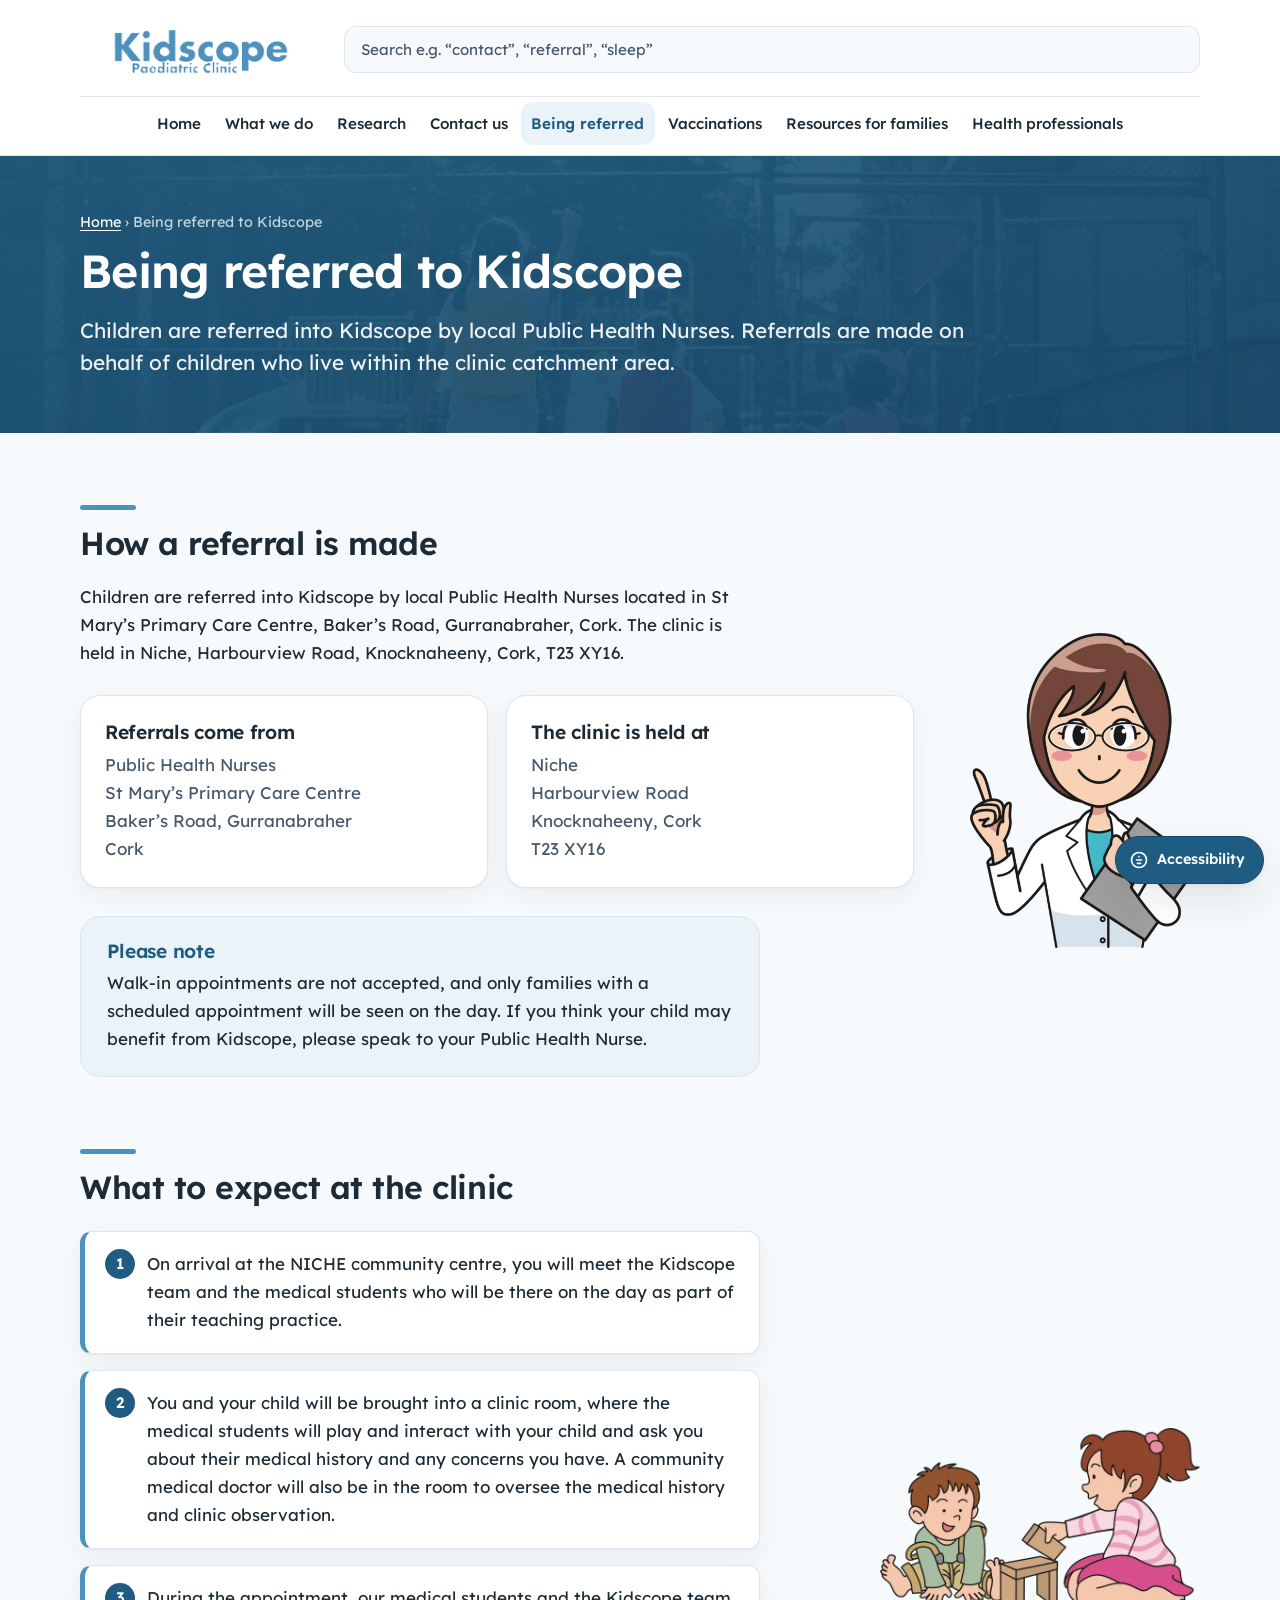
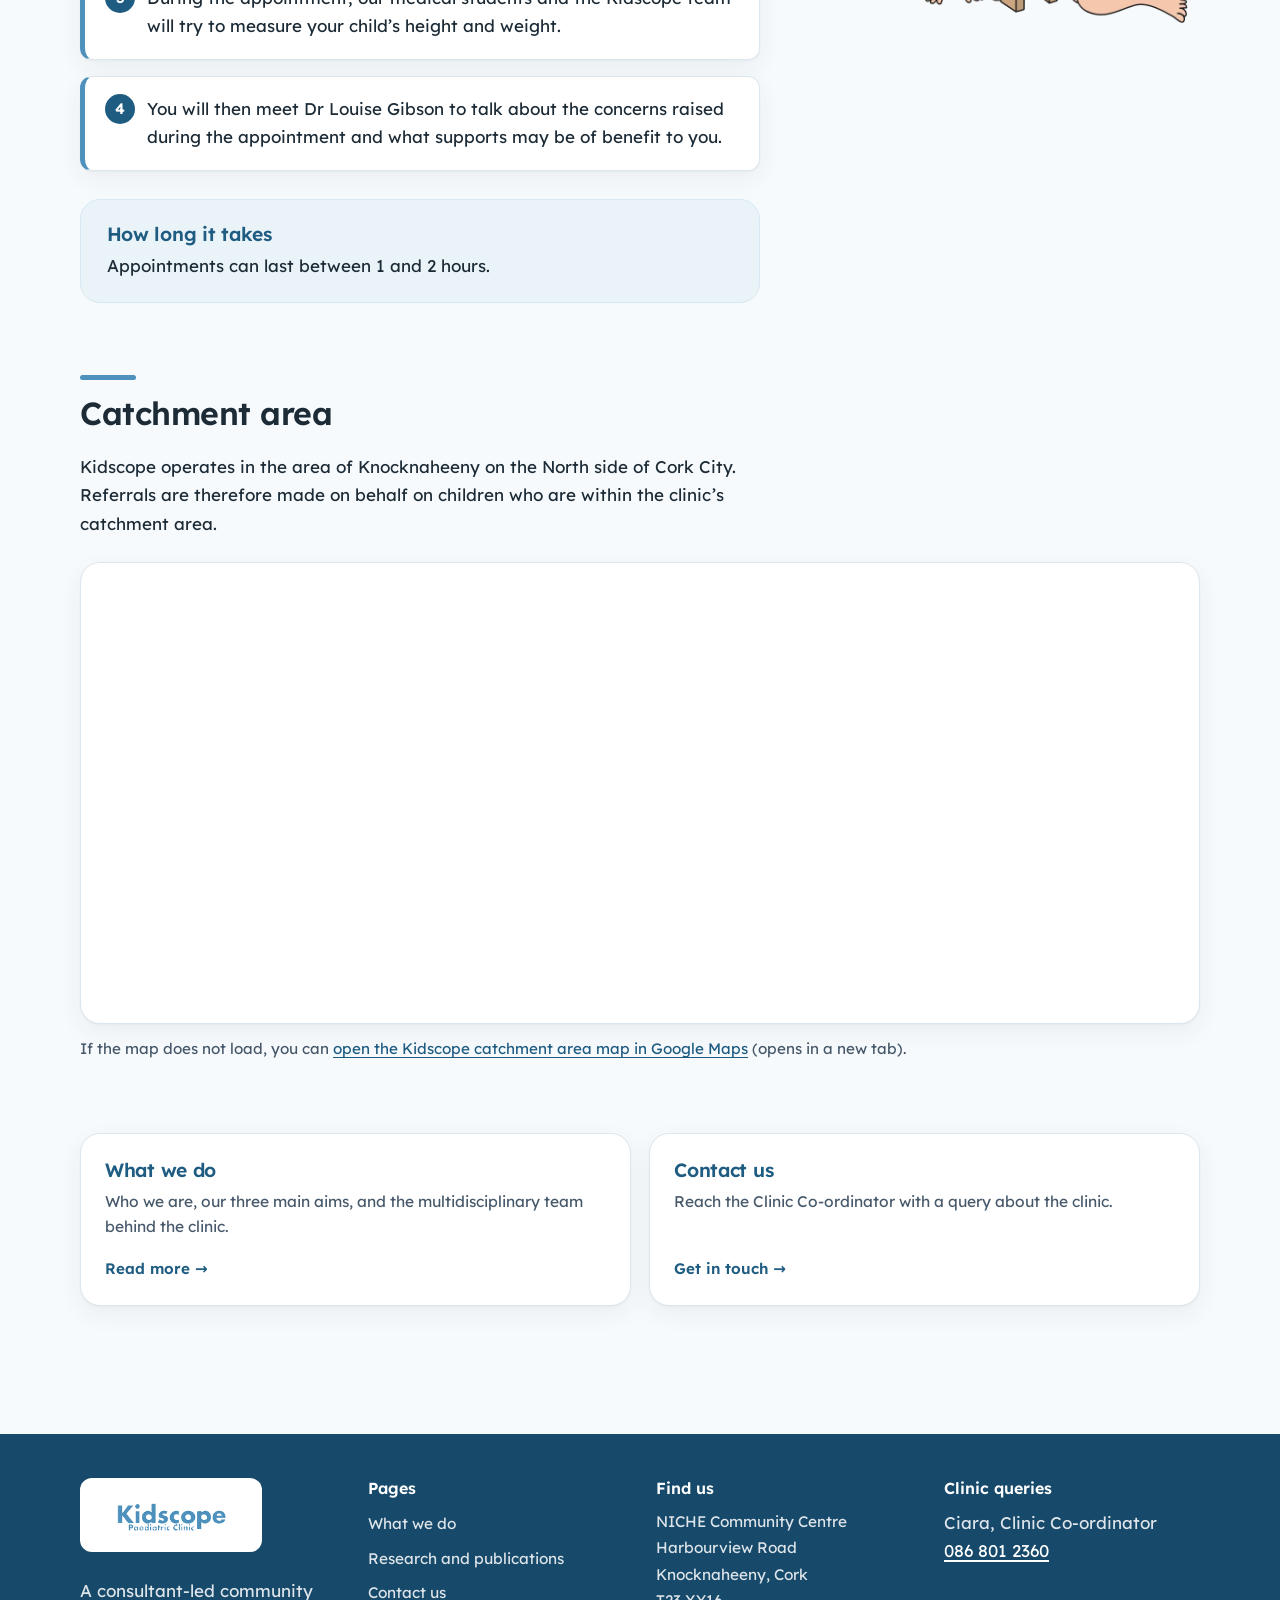
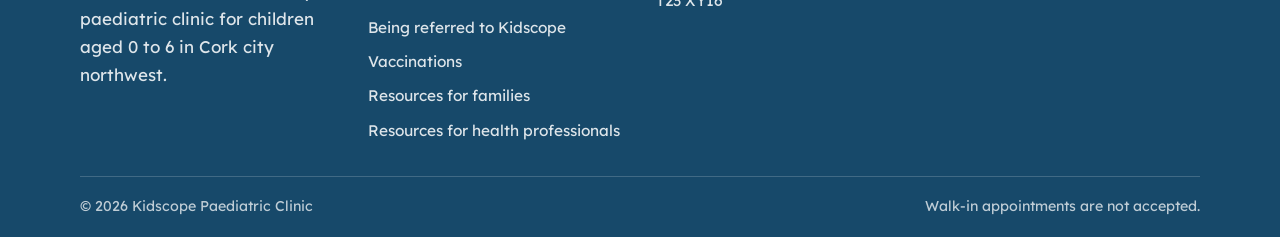
<file: referrals.html>
<!DOCTYPE html>
<html lang="en-IE">
<head>
<meta charset="utf-8">
<meta name="viewport" content="width=device-width, initial-scale=1">
<title>Being referred to Kidscope | Kidscope Paediatric Clinic</title>
<meta name="description" content="Children are referred into Kidscope by local Public Health Nurses at St Mary&rsquo;s Primary Care Centre. See the clinic catchment area for Knocknaheeny, Cork.">
<link rel="preconnect" href="https://fonts.googleapis.com">
<link rel="preconnect" href="https://fonts.gstatic.com" crossorigin>
<link href="https://fonts.googleapis.com/css2?family=Lexend:wght@400;500;600&display=swap" rel="stylesheet">
<link rel="icon" href="img/favicon.svg" type="image/svg+xml">
<link rel="apple-touch-icon" href="img/apple-touch-icon.png">
<link rel="stylesheet" href="css/kidscope.css">
<script src="js/accessibility.js"></script>
</head>
<body>
<a class="skip-link" href="#main">Skip to main content</a>

<header class="site-header">
  <div class="wrap header-inner">
    <a class="brand-link" href="index.html" aria-label="Kidscope Paediatric Clinic, home">
      <img src="img/kidscope-logo.png" width="249" height="81" alt="Kidscope Paediatric Clinic">
    </a>
    <div class="header-search">
      <label for="site-search" class="visually-hidden">Search the site</label>
      <input type="search" id="site-search" class="search-input" autocomplete="off"
             placeholder="Search e.g. &ldquo;contact&rdquo;, &ldquo;referral&rdquo;, &ldquo;sleep&rdquo;"
             role="combobox" aria-expanded="false" aria-controls="search-results" aria-autocomplete="list">
      <div class="search-results" id="search-results" role="listbox" aria-label="Search results" hidden></div>
    </div>

    <details class="nav-details">
      <summary class="nav-toggle" aria-label="Open site menu">
        <svg viewBox="0 0 24 24" fill="none" stroke="currentColor" stroke-width="2.2" stroke-linecap="round" aria-hidden="true"><path d="M3 6h18M3 12h18M3 18h18"/></svg>
        Menu
      </summary>
      <nav class="site-nav" aria-label="Main">
        <ul>
          <li><a href="index.html">Home</a></li>
          <li><a href="what-we-do.html">What we do</a></li>
          <li><a href="research.html">Research and publications</a></li>
          <li><a href="contact.html">Contact us</a></li>
          <li><a href="referrals.html" aria-current="page">Being referred to Kidscope</a></li>
          <li><a href="vaccinations.html">Vaccinations</a></li>
          <li><a href="family-resources.html">Resources for families</a></li>
          <li><a href="resources.html">Resources for health professionals</a></li>
        </ul>
      </nav>
    </details>

    <nav class="primary-nav" aria-label="Main">
      <ul>
        <li><a href="index.html">Home</a></li>
        <li><a href="what-we-do.html">What we do</a></li>
        <li><a href="research.html">Research</a></li>
        <li><a href="contact.html">Contact us</a></li>
        <li><a href="referrals.html" aria-current="page">Being referred</a></li>
        <li><a href="vaccinations.html">Vaccinations</a></li>
        <li><a href="family-resources.html">Resources for families</a></li>
        <li><a href="resources.html">Health professionals</a></li>
      </ul>
    </nav>
  </div>
</header>

<main id="main">

  <div class="page-head page-head-photo page-head--referrals on-brand">
    <div class="wrap">
      <p class="crumb"><a href="index.html">Home</a> &rsaquo; Being referred to Kidscope</p>
      <h1>Being referred to Kidscope</h1>
      <p class="lede prose">Children are referred into Kidscope by local Public Health Nurses. Referrals are made on behalf of children who live within the clinic catchment area.</p>
    </div>
  </div>

  <section class="section">
    <div class="wrap with-art">
      <div>
        <h2 class="rule-head">How a referral is made</h2>
        <div class="prose">
          <p>Children are referred into Kidscope by local Public Health Nurses located in St Mary&rsquo;s Primary Care Centre, Baker&rsquo;s Road, Gurranabraher, Cork. The clinic is held in Niche, Harbourview Road, Knocknaheeny, Cork, T23 XY16.</p>
        </div>

        <div class="grid grid-2" style="margin-top:1.75rem">
          <div class="card">
            <h3>Referrals come from</h3>
            <address style="font-style:normal;color:var(--ink-soft)">
              Public Health Nurses<br>
              St Mary&rsquo;s Primary Care Centre<br>
              Baker&rsquo;s Road, Gurranabraher<br>
              Cork
            </address>
          </div>
          <div class="card">
            <h3>The clinic is held at</h3>
            <address style="font-style:normal;color:var(--ink-soft)">
              Niche<br>
              Harbourview Road<br>
              Knocknaheeny, Cork<br>
              T23 XY16
            </address>
          </div>
        </div>

        <div class="callout prose" style="margin-top:1.75rem">
          <h3>Please note</h3>
          <p>Walk-in appointments are not accepted, and only families with a scheduled appointment will be seen on the day. If you think your child may benefit from Kidscope, please speak to your Public Health Nurse.</p>
        </div>
      </div>
      <img class="art" src="img/illustrations/doctor-with-clipboard.webp" width="438" height="600" alt="" loading="lazy" decoding="async">
    </div>
  </section>

  <section class="section">
    <div class="wrap with-art with-art--wide">
      <div>
        <h2 class="rule-head" id="what-to-expect">What to expect at the clinic</h2>
        <ol class="aims prose">
          <li>On arrival at the NICHE community centre, you will meet the Kidscope team and the medical students who will be there on the day as part of their teaching practice.</li>
          <li>You and your child will be brought into a clinic room, where the medical students will play and interact with your child and ask you about their medical history and any concerns you have. A community medical doctor will also be in the room to oversee the medical history and clinic observation.</li>
          <li>During the appointment, our medical students and the Kidscope team will try to measure your child&rsquo;s height and weight.</li>
          <li>You will then meet Dr Louise Gibson to talk about the concerns raised during the appointment and what supports may be of benefit to you.</li>
        </ol>
        <div class="callout prose" style="margin-top:1.75rem">
          <h3>How long it takes</h3>
          <p>Appointments can last between 1 and 2 hours.</p>
        </div>
      </div>
      <img class="art" src="img/illustrations/kids-playing-with-blocks.webp" width="680" height="414" alt="" loading="lazy" decoding="async">
    </div>
  </section>

  <section class="section">
    <div class="wrap">
      <h2 class="rule-head">Catchment area</h2>
      <div class="prose">
        <p>Kidscope operates in the area of Knocknaheeny on the North side of Cork City. Referrals are therefore made on behalf on children who are within the clinic&rsquo;s catchment area.</p>
      </div>

      <div class="map-frame">
        <iframe
          src="https://www.google.com/maps/d/embed?mid=1Lq9yqFs3fC7ijs_0OfXmmTG6Pgb9zQo&amp;ll=51.9082123014115%2C-8.492115600000009&amp;z=12"
          title="Map of the Kidscope catchment area in the northwest of Cork city"
          loading="lazy"
          referrerpolicy="no-referrer-when-downgrade"></iframe>
      </div>
      <p class="map-fallback">
        If the map does not load, you can
        <a href="https://www.google.com/maps/d/viewer?mid=1Lq9yqFs3fC7ijs_0OfXmmTG6Pgb9zQo&amp;ll=51.9082123014115%2C-8.492115600000009&amp;z=12" target="_blank" rel="noopener noreferrer">open the Kidscope catchment area map in Google Maps</a>
        (opens in a new tab).
      </p>
    </div>
  </section>

  <section class="section">
    <div class="wrap">
      <div class="grid grid-2">
        <a class="card link-card" href="what-we-do.html">
          <h3>What we do</h3>
          <p aria-hidden="true">Who we are, our three main aims, and the multidisciplinary team behind the clinic.</p>
          <span class="go">Read more</span>
        </a>
        <a class="card link-card" href="contact.html">
          <h3>Contact us</h3>
          <p aria-hidden="true">Reach the Clinic Co-ordinator with a query about the clinic.</p>
          <span class="go">Get in touch</span>
        </a>
      </div>
    </div>
  </section>

</main>

<footer class="site-footer">
  <div class="wrap footer-inner">
    <div>
      <span class="footer-logo"><img src="img/kidscope-logo.png" width="249" height="81" alt="Kidscope Paediatric Clinic"></span>
      <p>A consultant-led community paediatric clinic for children aged 0 to 6 in Cork city northwest.</p>
    </div>
    <div>
      <h2>Pages</h2>
      <ul>
        <li><a href="what-we-do.html">What we do</a></li>
        <li><a href="research.html">Research and publications</a></li>
        <li><a href="contact.html">Contact us</a></li>
        <li><a href="referrals.html">Being referred to Kidscope</a></li>
        <li><a href="vaccinations.html">Vaccinations</a></li>
        <li><a href="family-resources.html">Resources for families</a></li>
        <li><a href="resources.html">Resources for health professionals</a></li>
      </ul>
    </div>
    <div>
      <h2>Find us</h2>
      <address>
        NICHE Community Centre<br>
        Harbourview Road<br>
        Knocknaheeny, Cork<br>
        T23 XY16
      </address>
    </div>
    <div>
      <h2>Clinic queries</h2>
      <p>Ciara, Clinic Co-ordinator<br>
      <a href="tel:+353868012360">086 801 2360</a></p>
    </div>
  </div>
  <div class="wrap">
    <div class="footer-base">
      <span>&copy; 2026 Kidscope Paediatric Clinic</span>
      <span>Walk-in appointments are not accepted.</span>
    </div>
  </div>
</footer>

<script src="js/nav.js"></script>
<script src="js/site-search.js"></script>
<script src="js/motion.js"></script>
</body>
</html>
</file>
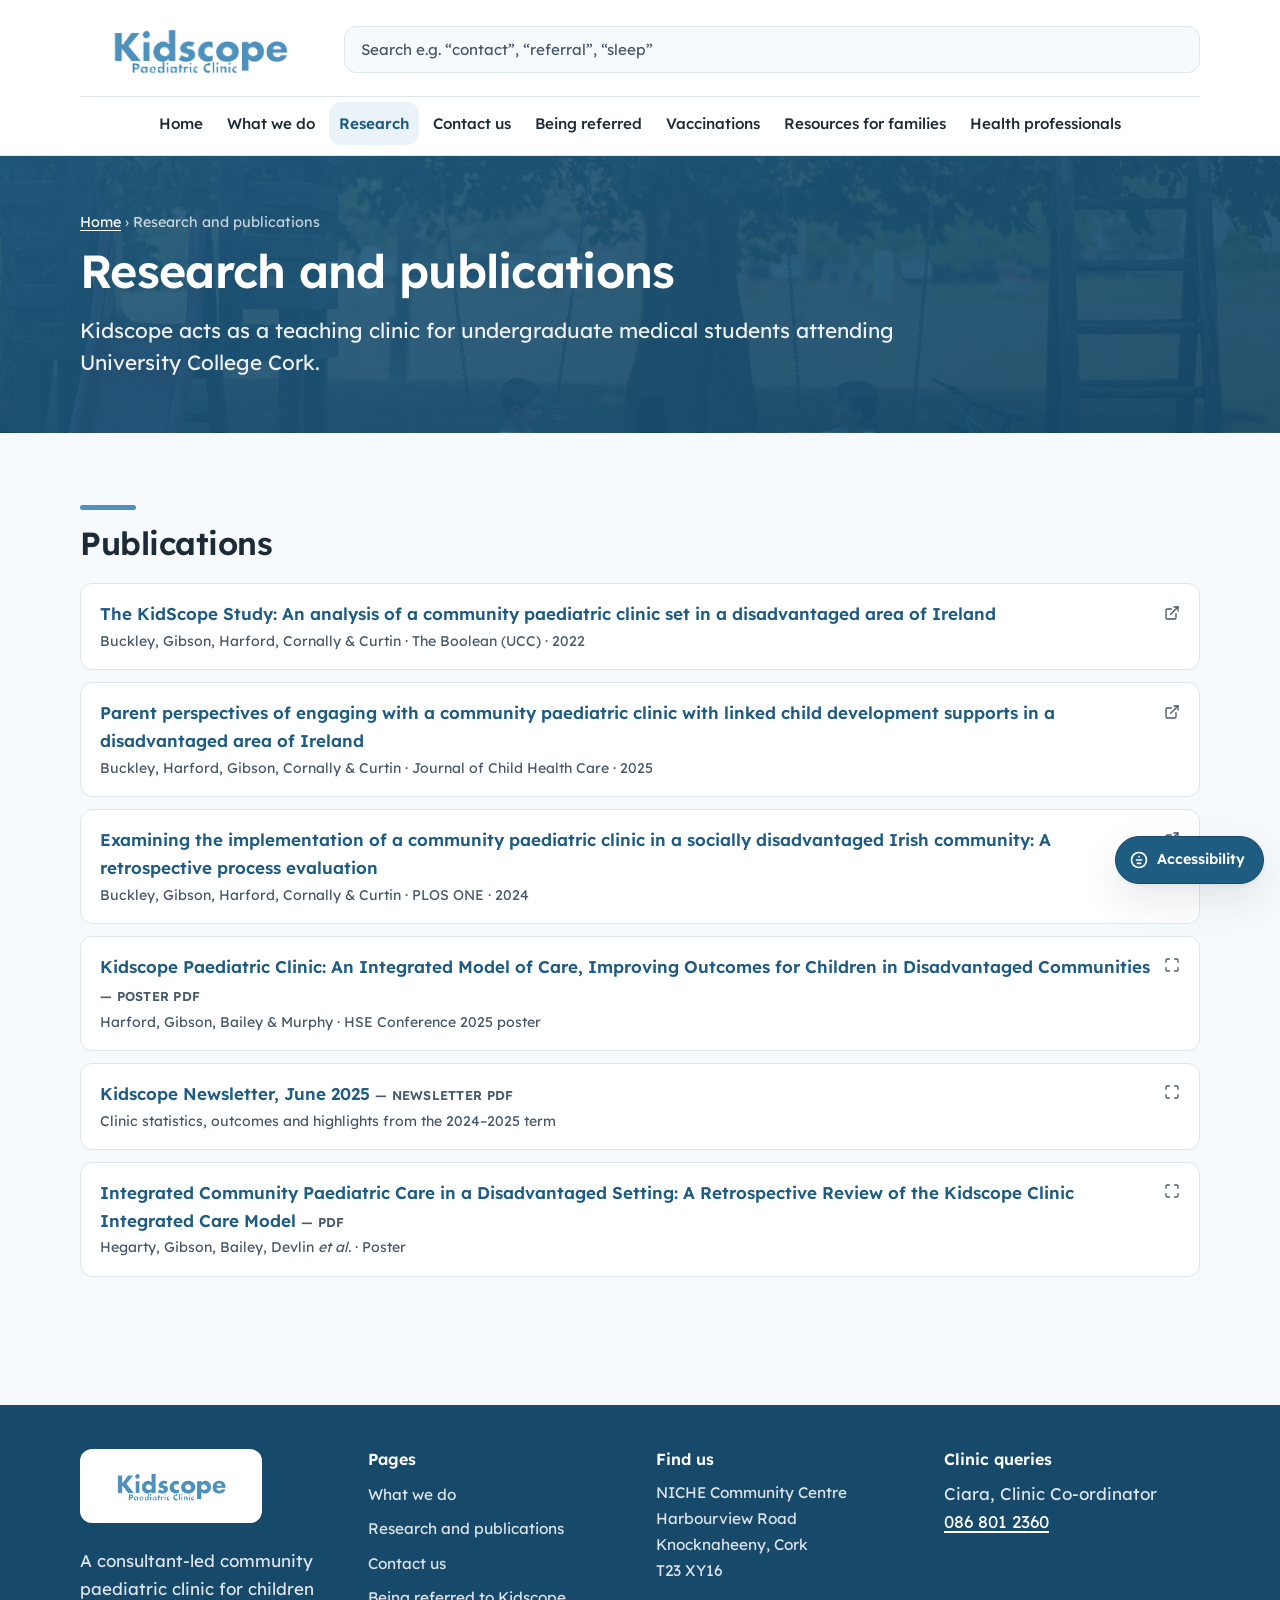
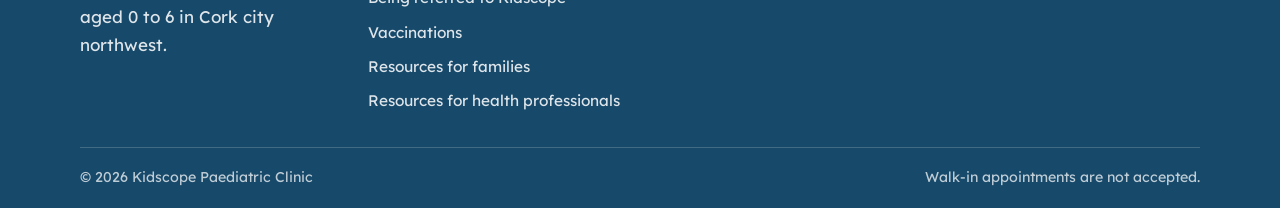
<file: research.html>
<!DOCTYPE html>
<html lang="en-IE">
<head>
<meta charset="utf-8">
<meta name="viewport" content="width=device-width, initial-scale=1">
<title>Research and publications | Kidscope Paediatric Clinic</title>
<meta name="description" content="Research and publications from the Kidscope team. Kidscope also acts as a teaching clinic for undergraduate medical students at University College Cork.">
<link rel="preconnect" href="https://fonts.googleapis.com">
<link rel="preconnect" href="https://fonts.gstatic.com" crossorigin>
<link href="https://fonts.googleapis.com/css2?family=Lexend:wght@400;500;600&display=swap" rel="stylesheet">
<link rel="icon" href="img/favicon.svg" type="image/svg+xml">
<link rel="apple-touch-icon" href="img/apple-touch-icon.png">
<link rel="stylesheet" href="css/kidscope.css">
<script src="js/accessibility.js"></script>
</head>
<body>
<a class="skip-link" href="#main">Skip to main content</a>

<!-- External-link icon, referenced by every resource item below. #i-view
     replaces it, via js/pdf-viewer.js, on the self-hosted PDFs that open in
     the in-page viewer rather than in a new browser tab. -->
<svg class="sprite" aria-hidden="true" focusable="false" xmlns="http://www.w3.org/2000/svg">
  <symbol id="i-ext" viewBox="0 0 24 24" fill="none" stroke="currentColor" stroke-width="2" stroke-linecap="round" stroke-linejoin="round">
    <path d="M18 13v6a2 2 0 0 1-2 2H5a2 2 0 0 1-2-2V8a2 2 0 0 1 2-2h6"/><path d="M15 3h6v6"/><path d="M10 14 21 3"/>
  </symbol>
  <symbol id="i-view" viewBox="0 0 24 24" fill="none" stroke="currentColor" stroke-width="2" stroke-linecap="round" stroke-linejoin="round">
    <path d="M8 3H5a2 2 0 0 0-2 2v3"/><path d="M16 3h3a2 2 0 0 1 2 2v3"/><path d="M21 16v3a2 2 0 0 1-2 2h-3"/><path d="M3 16v3a2 2 0 0 0 2 2h3"/>
  </symbol>
  <symbol id="i-chevron" viewBox="0 0 24 24" fill="none" stroke="currentColor" stroke-width="2" stroke-linecap="round" stroke-linejoin="round">
    <path d="m6 9 6 6 6-6"/>
  </symbol>
</svg>

<header class="site-header">
  <div class="wrap header-inner">
    <a class="brand-link" href="index.html" aria-label="Kidscope Paediatric Clinic, home">
      <img src="img/kidscope-logo.png" width="249" height="81" alt="Kidscope Paediatric Clinic">
    </a>
    <div class="header-search">
      <label for="site-search" class="visually-hidden">Search the site</label>
      <input type="search" id="site-search" class="search-input" autocomplete="off"
             placeholder="Search e.g. &ldquo;contact&rdquo;, &ldquo;referral&rdquo;, &ldquo;sleep&rdquo;"
             role="combobox" aria-expanded="false" aria-controls="search-results" aria-autocomplete="list">
      <div class="search-results" id="search-results" role="listbox" aria-label="Search results" hidden></div>
    </div>

    <details class="nav-details">
      <summary class="nav-toggle" aria-label="Open site menu">
        <svg viewBox="0 0 24 24" fill="none" stroke="currentColor" stroke-width="2.2" stroke-linecap="round" aria-hidden="true"><path d="M3 6h18M3 12h18M3 18h18"/></svg>
        Menu
      </summary>
      <nav class="site-nav" aria-label="Main">
        <ul>
          <li><a href="index.html">Home</a></li>
          <li><a href="what-we-do.html">What we do</a></li>
          <li><a href="research.html" aria-current="page">Research and publications</a></li>
          <li><a href="contact.html">Contact us</a></li>
          <li><a href="referrals.html">Being referred to Kidscope</a></li>
          <li><a href="vaccinations.html">Vaccinations</a></li>
          <li><a href="family-resources.html">Resources for families</a></li>
          <li><a href="resources.html">Resources for health professionals</a></li>
        </ul>
      </nav>
    </details>

    <nav class="primary-nav" aria-label="Main">
      <ul>
        <li><a href="index.html">Home</a></li>
        <li><a href="what-we-do.html">What we do</a></li>
        <li><a href="research.html" aria-current="page">Research</a></li>
        <li><a href="contact.html">Contact us</a></li>
        <li><a href="referrals.html">Being referred</a></li>
        <li><a href="vaccinations.html">Vaccinations</a></li>
        <li><a href="family-resources.html">Resources for families</a></li>
        <li><a href="resources.html">Health professionals</a></li>
      </ul>
    </nav>
  </div>
</header>

<main id="main">

  <div class="page-head page-head-photo page-head--research on-brand">
    <div class="wrap">
      <p class="crumb"><a href="index.html">Home</a> &rsaquo; Research and publications</p>
      <h1>Research and publications</h1>
      <p class="lede prose">Kidscope acts as a teaching clinic for undergraduate medical students attending University College Cork.</p>
    </div>
  </div>

  <section class="section">
    <div class="wrap">

      <h2 class="rule-head">Publications</h2>
      <ul class="res-list">
        <li>
          <a class="res-item" href="https://cora.ucc.ie/items/6d6ee5ce-b22a-4b23-8c5c-7b7f9f2b1d84" target="_blank" rel="noopener noreferrer">
            <span class="res-txt">
              <span class="res-name">The KidScope Study: An analysis of a community paediatric clinic set in a disadvantaged area of Ireland</span>
              <span class="res-meta">Buckley, Gibson, Harford, Cornally &amp; Curtin &middot; The Boolean (UCC) &middot; 2022</span>
            </span>
            <svg class="ext" aria-hidden="true"><use href="#i-ext"/></svg>
            <span class="visually-hidden">(opens in a new tab)</span>
          </a>
        </li>
        <li>
          <a class="res-item" href="https://research.ucc.ie/en/publications/parent-perspectives-of-engaging-with-a-community-paediatric-clini/" target="_blank" rel="noopener noreferrer">
            <span class="res-txt">
              <span class="res-name">Parent perspectives of engaging with a community paediatric clinic with linked child development supports in a disadvantaged area of Ireland</span>
              <span class="res-meta">Buckley, Harford, Gibson, Cornally &amp; Curtin &middot; Journal of Child Health Care &middot; 2025</span>
            </span>
            <svg class="ext" aria-hidden="true"><use href="#i-ext"/></svg>
            <span class="visually-hidden">(opens in a new tab)</span>
          </a>
        </li>
        <li>
          <a class="res-item" href="https://research.ucc.ie/en/publications/examining-the-implementation-of-a-community-paediatric-clinic-in/" target="_blank" rel="noopener noreferrer">
            <span class="res-txt">
              <span class="res-name">Examining the implementation of a community paediatric clinic in a socially disadvantaged Irish community: A retrospective process evaluation</span>
              <span class="res-meta">Buckley, Gibson, Harford, Cornally &amp; Curtin &middot; PLOS ONE &middot; 2024</span>
            </span>
            <svg class="ext" aria-hidden="true"><use href="#i-ext"/></svg>
            <span class="visually-hidden">(opens in a new tab)</span>
          </a>
        </li>
        <li>
          <a class="res-item" href="pdfs/research/kidscope-integrated-model-of-care-poster.pdf" target="_blank" rel="noopener noreferrer">
            <span class="res-txt">
              <span class="res-name">Kidscope Paediatric Clinic: An Integrated Model of Care, Improving Outcomes for Children in Disadvantaged Communities <span class="tag">&mdash; Poster PDF</span></span>
              <span class="res-meta">Harford, Gibson, Bailey &amp; Murphy &middot; HSE Conference 2025 poster</span>
            </span>
            <svg class="ext" aria-hidden="true"><use href="#i-ext"/></svg>
            <span class="visually-hidden">(opens in a new tab)</span>
          </a>
        </li>
        <li>
          <a class="res-item" href="pdfs/research/kidscope-newsletter-june-2025.pdf" target="_blank" rel="noopener noreferrer">
            <span class="res-txt">
              <span class="res-name">Kidscope Newsletter, June 2025 <span class="tag">&mdash; Newsletter PDF</span></span>
              <span class="res-meta">Clinic statistics, outcomes and highlights from the 2024&ndash;2025 term</span>
            </span>
            <svg class="ext" aria-hidden="true"><use href="#i-ext"/></svg>
            <span class="visually-hidden">(opens in a new tab)</span>
          </a>
        </li>
        <li>
          <a class="res-item" href="pdfs/research/kidscope-integrated-care-poster.pdf" target="_blank" rel="noopener noreferrer">
            <span class="res-txt">
              <span class="res-name">Integrated Community Paediatric Care in a Disadvantaged Setting: A Retrospective Review of the Kidscope Clinic Integrated Care Model <span class="tag">&mdash; PDF</span></span>
              <span class="res-meta">Hegarty, Gibson, Bailey, Devlin <em>et al.</em> &middot; Poster</span>
            </span>
            <svg class="ext" aria-hidden="true"><use href="#i-ext"/></svg>
            <span class="visually-hidden">(opens in a new tab)</span>
          </a>
        </li>
      </ul>

    </div>
  </section>

</main>

<footer class="site-footer">
  <div class="wrap footer-inner">
    <div>
      <span class="footer-logo"><img src="img/kidscope-logo.png" width="249" height="81" alt="Kidscope Paediatric Clinic"></span>
      <p>A consultant-led community paediatric clinic for children aged 0 to 6 in Cork city northwest.</p>
    </div>
    <div>
      <h2>Pages</h2>
      <ul>
        <li><a href="what-we-do.html">What we do</a></li>
        <li><a href="research.html">Research and publications</a></li>
        <li><a href="contact.html">Contact us</a></li>
        <li><a href="referrals.html">Being referred to Kidscope</a></li>
        <li><a href="vaccinations.html">Vaccinations</a></li>
        <li><a href="family-resources.html">Resources for families</a></li>
        <li><a href="resources.html">Resources for health professionals</a></li>
      </ul>
    </div>
    <div>
      <h2>Find us</h2>
      <address>
        NICHE Community Centre<br>
        Harbourview Road<br>
        Knocknaheeny, Cork<br>
        T23 XY16
      </address>
    </div>
    <div>
      <h2>Clinic queries</h2>
      <p>Ciara, Clinic Co-ordinator<br>
      <a href="tel:+353868012360">086 801 2360</a></p>
    </div>
  </div>
  <div class="wrap">
    <div class="footer-base">
      <span>&copy; 2026 Kidscope Paediatric Clinic</span>
      <span>Walk-in appointments are not accepted.</span>
    </div>
  </div>
</footer>

<script src="js/nav.js"></script>
<script src="js/site-search.js"></script>
<script src="js/motion.js"></script>
<script src="js/pdf-viewer.js"></script>
</body>
</html>
</file>
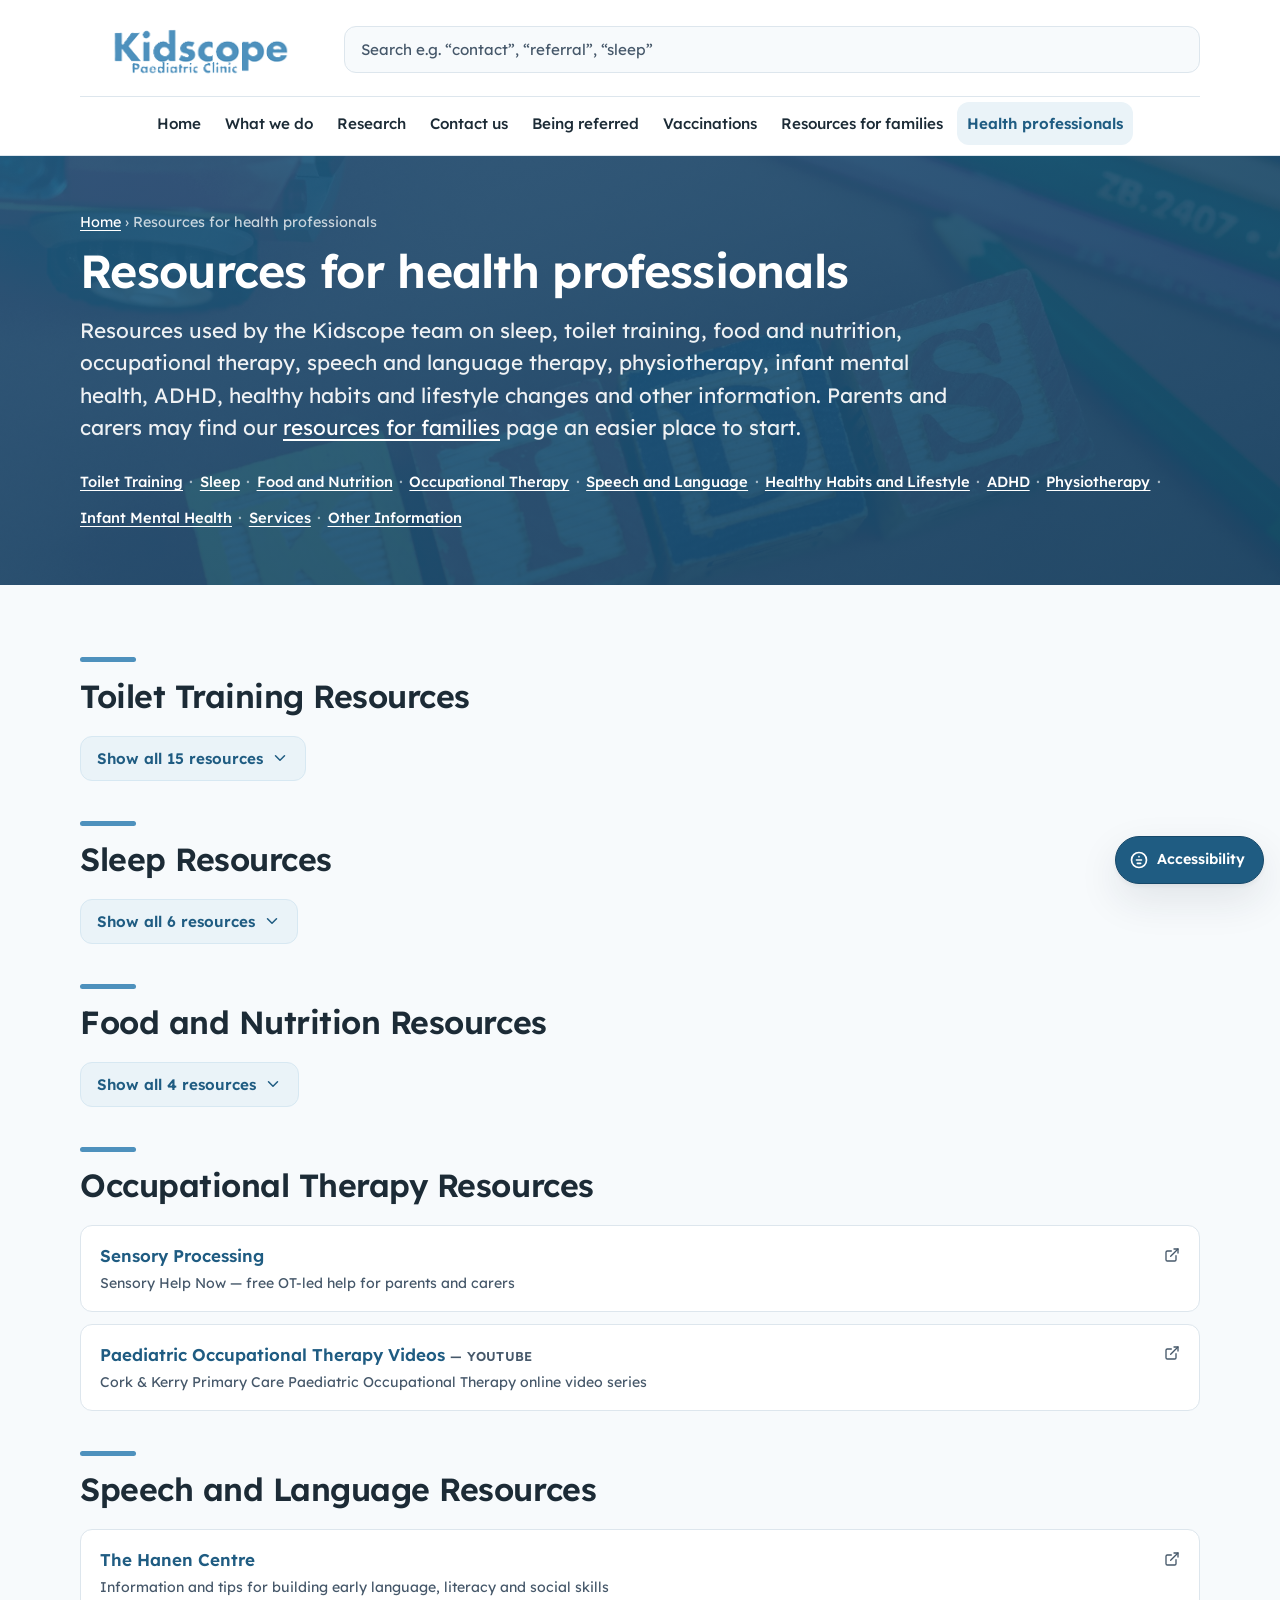
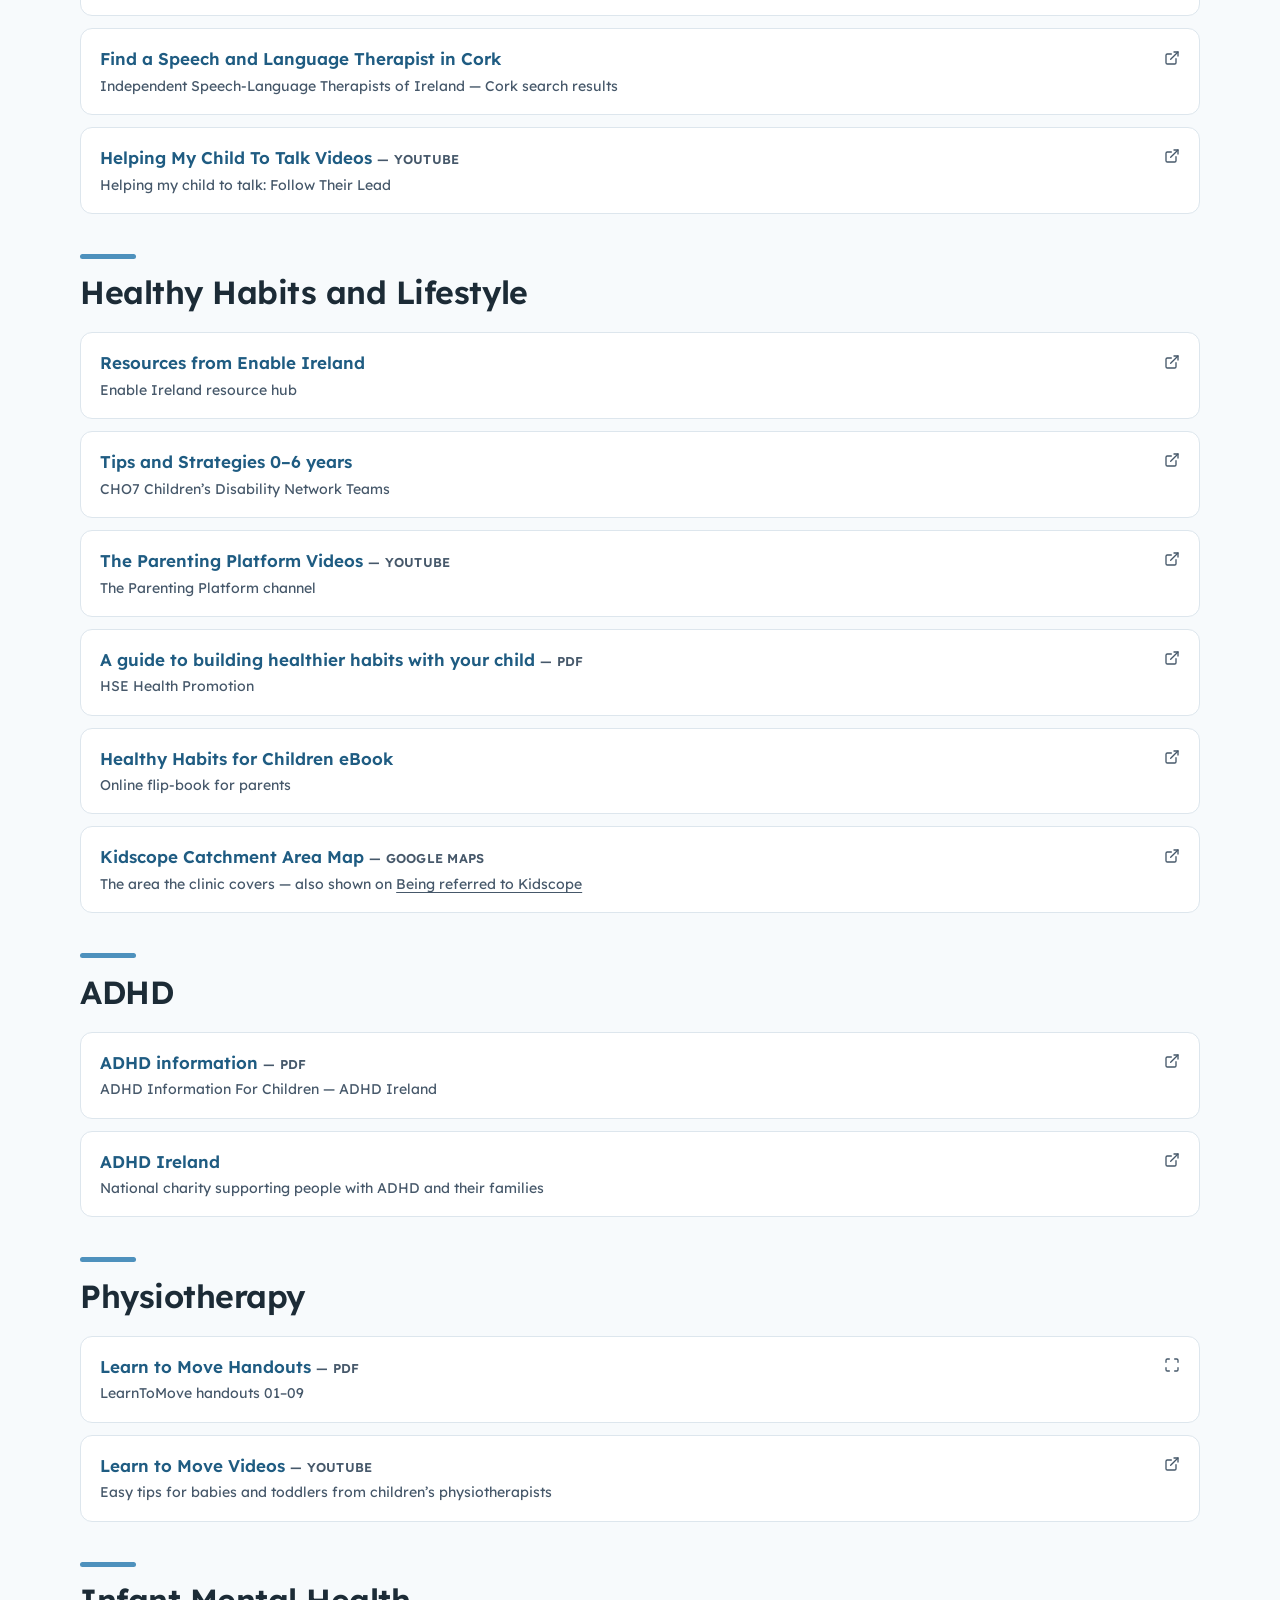
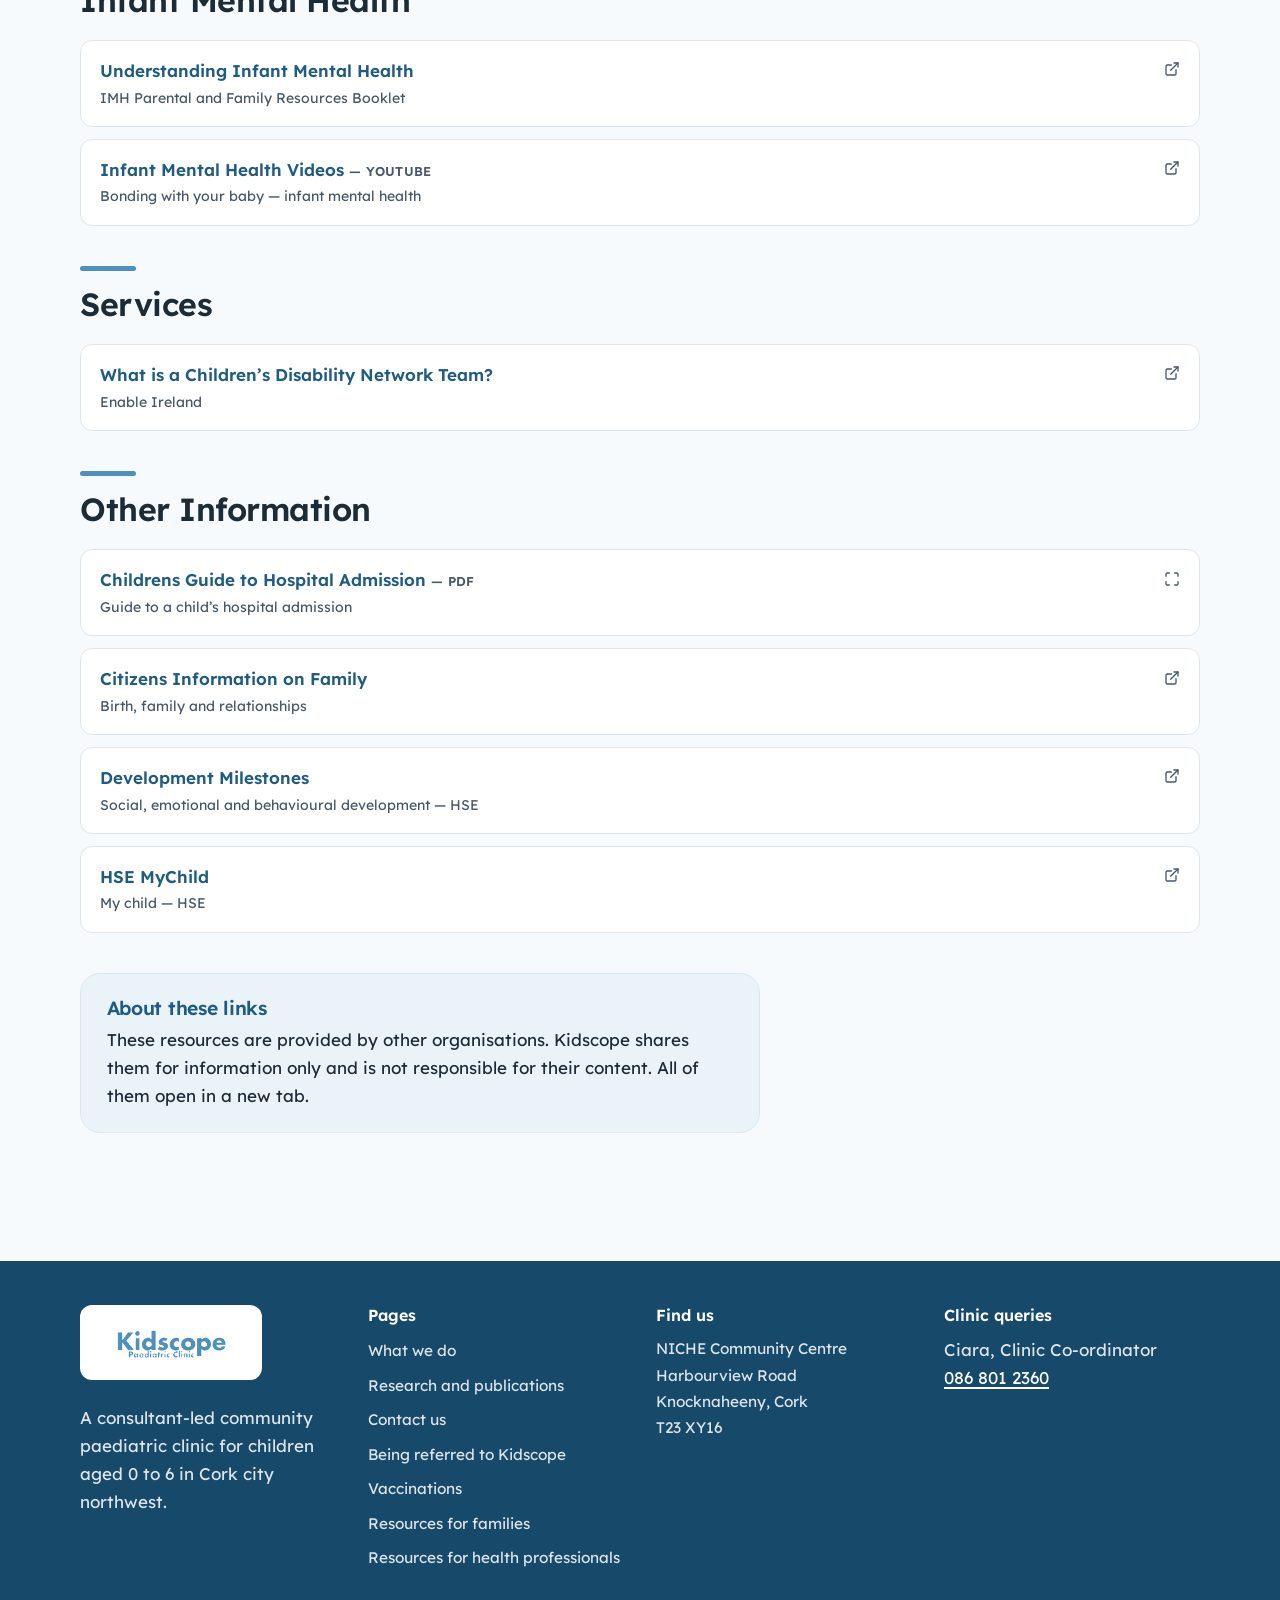
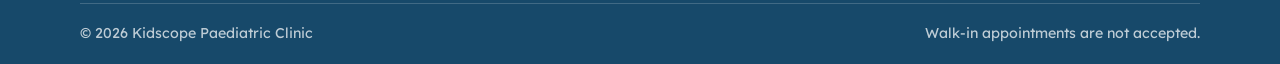
<file: resources.html>
<!DOCTYPE html>
<html lang="en-IE">
<head>
<meta charset="utf-8">
<meta name="viewport" content="width=device-width, initial-scale=1">
<title>Resources for health professionals | Kidscope Paediatric Clinic</title>
<meta name="description" content="Resources for health professionals on sleep, toilet training, food and nutrition, occupational therapy, speech and language therapy, physiotherapy, infant mental health, ADHD and healthy habits.">
<link rel="preconnect" href="https://fonts.googleapis.com">
<link rel="preconnect" href="https://fonts.gstatic.com" crossorigin>
<link href="https://fonts.googleapis.com/css2?family=Lexend:wght@400;500;600&display=swap" rel="stylesheet">
<link rel="icon" href="img/favicon.svg" type="image/svg+xml">
<link rel="apple-touch-icon" href="img/apple-touch-icon.png">
<link rel="stylesheet" href="css/kidscope.css">
<script src="js/accessibility.js"></script>
</head>
<body>
<a class="skip-link" href="#main">Skip to main content</a>

<!-- External-link icon, referenced by every resource item below. #i-view
     replaces it, via js/pdf-viewer.js, on the self-hosted PDFs that open in
     the in-page viewer rather than in a new browser tab. -->
<svg class="sprite" aria-hidden="true" focusable="false" xmlns="http://www.w3.org/2000/svg">
  <symbol id="i-ext" viewBox="0 0 24 24" fill="none" stroke="currentColor" stroke-width="2" stroke-linecap="round" stroke-linejoin="round">
    <path d="M18 13v6a2 2 0 0 1-2 2H5a2 2 0 0 1-2-2V8a2 2 0 0 1 2-2h6"/><path d="M15 3h6v6"/><path d="M10 14 21 3"/>
  </symbol>
  <symbol id="i-view" viewBox="0 0 24 24" fill="none" stroke="currentColor" stroke-width="2" stroke-linecap="round" stroke-linejoin="round">
    <path d="M8 3H5a2 2 0 0 0-2 2v3"/><path d="M16 3h3a2 2 0 0 1 2 2v3"/><path d="M21 16v3a2 2 0 0 1-2 2h-3"/><path d="M3 16v3a2 2 0 0 0 2 2h3"/>
  </symbol>
  <symbol id="i-chevron" viewBox="0 0 24 24" fill="none" stroke="currentColor" stroke-width="2" stroke-linecap="round" stroke-linejoin="round">
    <path d="m6 9 6 6 6-6"/>
  </symbol>
</svg>

<header class="site-header">
  <div class="wrap header-inner">
    <a class="brand-link" href="index.html" aria-label="Kidscope Paediatric Clinic, home">
      <img src="img/kidscope-logo.png" width="249" height="81" alt="Kidscope Paediatric Clinic">
    </a>
    <div class="header-search">
      <label for="site-search" class="visually-hidden">Search the site</label>
      <input type="search" id="site-search" class="search-input" autocomplete="off"
             placeholder="Search e.g. &ldquo;contact&rdquo;, &ldquo;referral&rdquo;, &ldquo;sleep&rdquo;"
             role="combobox" aria-expanded="false" aria-controls="search-results" aria-autocomplete="list">
      <div class="search-results" id="search-results" role="listbox" aria-label="Search results" hidden></div>
    </div>

    <details class="nav-details">
      <summary class="nav-toggle" aria-label="Open site menu">
        <svg viewBox="0 0 24 24" fill="none" stroke="currentColor" stroke-width="2.2" stroke-linecap="round" aria-hidden="true"><path d="M3 6h18M3 12h18M3 18h18"/></svg>
        Menu
      </summary>
      <nav class="site-nav" aria-label="Main">
        <ul>
          <li><a href="index.html">Home</a></li>
          <li><a href="what-we-do.html">What we do</a></li>
          <li><a href="research.html">Research and publications</a></li>
          <li><a href="contact.html">Contact us</a></li>
          <li><a href="referrals.html">Being referred to Kidscope</a></li>
          <li><a href="vaccinations.html">Vaccinations</a></li>
          <li><a href="family-resources.html">Resources for families</a></li>
          <li><a href="resources.html" aria-current="page">Resources for health professionals</a></li>
        </ul>
      </nav>
    </details>

    <nav class="primary-nav" aria-label="Main">
      <ul>
        <li><a href="index.html">Home</a></li>
        <li><a href="what-we-do.html">What we do</a></li>
        <li><a href="research.html">Research</a></li>
        <li><a href="contact.html">Contact us</a></li>
        <li><a href="referrals.html">Being referred</a></li>
        <li><a href="vaccinations.html">Vaccinations</a></li>
        <li><a href="family-resources.html">Resources for families</a></li>
        <li><a href="resources.html" aria-current="page">Health professionals</a></li>
      </ul>
    </nav>
  </div>
</header>

<main id="main">

  <div class="page-head page-head-photo page-head--resources on-brand">
    <div class="wrap">
      <p class="crumb"><a href="index.html">Home</a> &rsaquo; Resources for health professionals</p>
      <h1>Resources for health professionals</h1>
      <p class="lede prose">Resources used by the Kidscope team on sleep, toilet training, food and nutrition, occupational therapy, speech and language therapy, physiotherapy, infant mental health, ADHD, healthy habits and lifestyle changes and other information. Parents and carers may find our <a href="family-resources.html">resources for families</a> page an easier place to start.</p>
      <nav class="jump" aria-label="Jump to a resource category">
        <a href="#toilet-training">Toilet Training</a><span class="sep" aria-hidden="true"> &middot; </span>
        <a href="#sleep">Sleep</a><span class="sep" aria-hidden="true"> &middot; </span>
        <a href="#food-and-nutrition">Food and Nutrition</a><span class="sep" aria-hidden="true"> &middot; </span>
        <a href="#occupational-therapy">Occupational Therapy</a><span class="sep" aria-hidden="true"> &middot; </span>
        <a href="#speech-and-language">Speech and Language</a><span class="sep" aria-hidden="true"> &middot; </span>
        <a href="#healthy-habits">Healthy Habits and Lifestyle</a><span class="sep" aria-hidden="true"> &middot; </span>
        <a href="#adhd">ADHD</a><span class="sep" aria-hidden="true"> &middot; </span>
        <a href="#physiotherapy">Physiotherapy</a><span class="sep" aria-hidden="true"> &middot; </span>
        <a href="#infant-mental-health">Infant Mental Health</a><span class="sep" aria-hidden="true"> &middot; </span>
        <a href="#services">Services</a><span class="sep" aria-hidden="true"> &middot; </span>
        <a href="#other-information">Other Information</a>
      </nav>
    </div>
  </div>

  <section class="section">
    <div class="wrap">

      <!-- ================= Toilet Training ================= -->
      <div class="res-group" id="toilet-training">
        <h2 class="rule-head">Toilet Training Resources</h2>
        <details class="res-dropdown">
          <summary class="res-toggle">
            <span>Show all 15 resources</span>
            <svg class="chevron" aria-hidden="true"><use href="#i-chevron"/></svg>
          </summary>
        <ul class="res-list">
          <li>
            <a class="res-item" href="pdfs/toilet-training/guide-to-toilet-training.pdf" target="_blank" rel="noopener noreferrer">
              <span class="res-txt">
                <span class="res-name">Guide to Toilet Training <span class="tag">&mdash; PDF</span></span>
                <span class="res-meta">Step-by-step guide to toilet training</span>
              </span>
              <svg class="ext" aria-hidden="true"><use href="#i-ext"/></svg>
              <span class="visually-hidden">(opens in a new tab)</span>
            </a>
          </li>
          <li>
            <a class="res-item" href="pdfs/toilet-training/toileting-info.pdf" target="_blank" rel="noopener noreferrer">
              <span class="res-txt">
                <span class="res-name">Toileting Info <span class="tag">&mdash; PDF</span></span>
                <span class="res-meta">General information on toilet training</span>
              </span>
              <svg class="ext" aria-hidden="true"><use href="#i-ext"/></svg>
              <span class="visually-hidden">(opens in a new tab)</span>
            </a>
          </li>
          <li>
            <a class="res-item" href="pdfs/toilet-training/toileting-independence-information-sheet-ot.pdf" target="_blank" rel="noopener noreferrer">
              <span class="res-txt">
                <span class="res-name">Toileting Independence Information Sheet <span class="tag">&mdash; PDF</span></span>
                <span class="res-meta">Occupational therapy information sheet on toileting independence</span>
              </span>
              <svg class="ext" aria-hidden="true"><use href="#i-ext"/></svg>
              <span class="visually-hidden">(opens in a new tab)</span>
            </a>
          </li>
          <li>
            <a class="res-item" href="pdfs/toilet-training/understanding-toileting-refusal.pdf" target="_blank" rel="noopener noreferrer">
              <span class="res-txt">
                <span class="res-name">Understanding Toileting Refusal <span class="tag">&mdash; PDF</span></span>
                <span class="res-meta">Understanding and managing toileting refusal</span>
              </span>
              <svg class="ext" aria-hidden="true"><use href="#i-ext"/></svg>
              <span class="visually-hidden">(opens in a new tab)</span>
            </a>
          </li>
          <li>
            <a class="res-item" href="pdfs/toilet-training/children-who-will-only-poo-in-a-nappy.pdf" target="_blank" rel="noopener noreferrer">
              <span class="res-txt">
                <span class="res-name">Children Who Will Only Poo in a Nappy <span class="tag">&mdash; PDF</span></span>
                <span class="res-meta">Guidance for children who will only pass a stool in a nappy</span>
              </span>
              <svg class="ext" aria-hidden="true"><use href="#i-ext"/></svg>
              <span class="visually-hidden">(opens in a new tab)</span>
            </a>
          </li>
          <li>
            <a class="res-item" href="pdfs/toilet-training/elf-game.pdf" target="_blank" rel="noopener noreferrer">
              <span class="res-txt">
                <span class="res-name">Elf Game <span class="tag">&mdash; PDF</span></span>
                <span class="res-meta">A game to help motivate toilet training</span>
              </span>
              <svg class="ext" aria-hidden="true"><use href="#i-ext"/></svg>
              <span class="visually-hidden">(opens in a new tab)</span>
            </a>
          </li>
          <li>
            <a class="res-item" href="pdfs/toilet-training/elf-poo-chart.pdf" target="_blank" rel="noopener noreferrer">
              <span class="res-txt">
                <span class="res-name">Elf Poo Chart <span class="tag">&mdash; PDF</span></span>
                <span class="res-meta">A chart to track toileting progress</span>
              </span>
              <svg class="ext" aria-hidden="true"><use href="#i-ext"/></svg>
              <span class="visually-hidden">(opens in a new tab)</span>
            </a>
          </li>
          <li>
            <a class="res-item" href="pdfs/toilet-training/poo-diary-and-toilet-chart.pdf" target="_blank" rel="noopener noreferrer">
              <span class="res-txt">
                <span class="res-name">Poo Diary &amp; Toilet Chart <span class="tag">&mdash; PDF</span></span>
                <span class="res-meta">Diary and chart for tracking toileting</span>
              </span>
              <svg class="ext" aria-hidden="true"><use href="#i-ext"/></svg>
              <span class="visually-hidden">(opens in a new tab)</span>
            </a>
          </li>
          <li>
            <a class="res-item" href="pdfs/toilet-training/stool-chart.pdf" target="_blank" rel="noopener noreferrer">
              <span class="res-txt">
                <span class="res-name">Stool Chart <span class="tag">&mdash; PDF</span></span>
                <span class="res-meta">Chart for identifying stool type</span>
              </span>
              <svg class="ext" aria-hidden="true"><use href="#i-ext"/></svg>
              <span class="visually-hidden">(opens in a new tab)</span>
            </a>
          </li>
          <li>
            <a class="res-item" href="pdfs/toilet-training/bladder-and-bowel-chart.pdf" target="_blank" rel="noopener noreferrer">
              <span class="res-txt">
                <span class="res-name">Bladder &amp; Bowel Chart <span class="tag">&mdash; PDF</span></span>
                <span class="res-meta">Chart for tracking bladder and bowel habits</span>
              </span>
              <svg class="ext" aria-hidden="true"><use href="#i-ext"/></svg>
              <span class="visually-hidden">(opens in a new tab)</span>
            </a>
          </li>
          <li>
            <a class="res-item" href="pdfs/toilet-training/fluid-intake.pdf" target="_blank" rel="noopener noreferrer">
              <span class="res-txt">
                <span class="res-name">Fluid Intake <span class="tag">&mdash; PDF</span></span>
                <span class="res-meta">Guidance on fluid intake to support toileting</span>
              </span>
              <svg class="ext" aria-hidden="true"><use href="#i-ext"/></svg>
              <span class="visually-hidden">(opens in a new tab)</span>
            </a>
          </li>
          <li>
            <a class="res-item" href="pdfs/toilet-training/constipation.pdf" target="_blank" rel="noopener noreferrer">
              <span class="res-txt">
                <span class="res-name">Constipation <span class="tag">&mdash; PDF</span></span>
                <span class="res-meta">Information sheet on childhood constipation</span>
              </span>
              <svg class="ext" aria-hidden="true"><use href="#i-ext"/></svg>
              <span class="visually-hidden">(opens in a new tab)</span>
            </a>
          </li>
          <li>
            <a class="res-item" href="pdfs/toilet-training/constipation-booklet.pdf" target="_blank" rel="noopener noreferrer">
              <span class="res-txt">
                <span class="res-name">Constipation Booklet <span class="tag">&mdash; PDF</span></span>
                <span class="res-meta">Booklet on managing childhood constipation</span>
              </span>
              <svg class="ext" aria-hidden="true"><use href="#i-ext"/></svg>
              <span class="visually-hidden">(opens in a new tab)</span>
            </a>
          </li>
          <li>
            <a class="res-item" href="pdfs/toilet-training/info-sheet-for-movicol.pdf" target="_blank" rel="noopener noreferrer">
              <span class="res-txt">
                <span class="res-name">Info Sheet for Movicol <span class="tag">&mdash; PDF</span></span>
                <span class="res-meta">Information sheet on using Movicol</span>
              </span>
              <svg class="ext" aria-hidden="true"><use href="#i-ext"/></svg>
              <span class="visually-hidden">(opens in a new tab)</span>
            </a>
          </li>
          <li>
            <a class="res-item" href="pdfs/toilet-training/bedwetting.pdf" target="_blank" rel="noopener noreferrer">
              <span class="res-txt">
                <span class="res-name">Bedwetting <span class="tag">&mdash; PDF</span></span>
                <span class="res-meta">Information on managing bedwetting</span>
              </span>
              <svg class="ext" aria-hidden="true"><use href="#i-ext"/></svg>
              <span class="visually-hidden">(opens in a new tab)</span>
            </a>
          </li>
        </ul>
        </details>
      </div>

      <!-- ================= Sleep ================= -->
      <div class="res-group" id="sleep">
        <h2 class="rule-head">Sleep Resources</h2>
        <details class="res-dropdown">
          <summary class="res-toggle">
            <span>Show all 6 resources</span>
            <svg class="chevron" aria-hidden="true"><use href="#i-chevron"/></svg>
          </summary>
        <ul class="res-list">
          <li>
            <a class="res-item" href="pdfs/sleep/the-goodnight-guide-for-children.pdf" target="_blank" rel="noopener noreferrer">
              <span class="res-txt">
                <span class="res-name">The Goodnight Guide for Children <span class="tag">&mdash; PDF</span></span>
                <span class="res-meta">A guide to healthy sleep habits for children</span>
              </span>
              <svg class="ext" aria-hidden="true"><use href="#i-ext"/></svg>
              <span class="visually-hidden">(opens in a new tab)</span>
            </a>
          </li>
          <li>
            <a class="res-item" href="pdfs/sleep/bedtime-routine.pdf" target="_blank" rel="noopener noreferrer">
              <span class="res-txt">
                <span class="res-name">Bedtime Routine <span class="tag">&mdash; PDF</span></span>
                <span class="res-meta">Guide to building a consistent bedtime routine</span>
              </span>
              <svg class="ext" aria-hidden="true"><use href="#i-ext"/></svg>
              <span class="visually-hidden">(opens in a new tab)</span>
            </a>
          </li>
          <li>
            <a class="res-item" href="pdfs/sleep/relaxation-tips-for-bedtime.pdf" target="_blank" rel="noopener noreferrer">
              <span class="res-txt">
                <span class="res-name">Relaxation Tips for Bedtime <span class="tag">&mdash; PDF</span></span>
                <span class="res-meta">Relaxation techniques to help children wind down before bed</span>
              </span>
              <svg class="ext" aria-hidden="true"><use href="#i-ext"/></svg>
              <span class="visually-hidden">(opens in a new tab)</span>
            </a>
          </li>
          <li>
            <a class="res-item" href="pdfs/sleep/sleep-brochure.pdf" target="_blank" rel="noopener noreferrer">
              <span class="res-txt">
                <span class="res-name">Sleep Brochure <span class="tag">&mdash; PDF</span></span>
                <span class="res-meta">General sleep information brochure for families</span>
              </span>
              <svg class="ext" aria-hidden="true"><use href="#i-ext"/></svg>
              <span class="visually-hidden">(opens in a new tab)</span>
            </a>
          </li>
          <li>
            <a class="res-item" href="pdfs/sleep/sleep-and-diet.pdf" target="_blank" rel="noopener noreferrer">
              <span class="res-txt">
                <span class="res-name">Sleep and Diet <span class="tag">&mdash; PDF</span></span>
                <span class="res-meta">How diet can affect a child&rsquo;s sleep</span>
              </span>
              <svg class="ext" aria-hidden="true"><use href="#i-ext"/></svg>
              <span class="visually-hidden">(opens in a new tab)</span>
            </a>
          </li>
          <li>
            <a class="res-item" href="pdfs/sleep/sleep-strategies-for-children-with-autism.pdf" target="_blank" rel="noopener noreferrer">
              <span class="res-txt">
                <span class="res-name">Sleep Strategies for Children with Autism <span class="tag">&mdash; PDF</span></span>
                <span class="res-meta">Sleep strategies tailored for autistic children</span>
              </span>
              <svg class="ext" aria-hidden="true"><use href="#i-ext"/></svg>
              <span class="visually-hidden">(opens in a new tab)</span>
            </a>
          </li>
        </ul>
        </details>
      </div>

      <!-- ================= Food and Nutrition ================= -->
      <div class="res-group" id="food-and-nutrition">
        <h2 class="rule-head">Food and Nutrition Resources</h2>
        <details class="res-dropdown">
          <summary class="res-toggle">
            <span>Show all 4 resources</span>
            <svg class="chevron" aria-hidden="true"><use href="#i-chevron"/></svg>
          </summary>
        <ul class="res-list">
          <li>
            <a class="res-item" href="pdfs/food-and-nutrition/healthy-eating-for-1-4-year-olds.pdf" target="_blank" rel="noopener noreferrer">
              <span class="res-txt">
                <span class="res-name">Healthy Eating for 1&ndash;4 Year Olds <span class="tag">&mdash; PDF</span></span>
                <span class="res-meta">Nutrition guidance for children aged 1 to 4</span>
              </span>
              <svg class="ext" aria-hidden="true"><use href="#i-ext"/></svg>
              <span class="visually-hidden">(opens in a new tab)</span>
            </a>
          </li>
          <li>
            <a class="res-item" href="pdfs/food-and-nutrition/healthy-lunchboxes.pdf" target="_blank" rel="noopener noreferrer">
              <span class="res-txt">
                <span class="res-name">Healthy Lunchboxes <span class="tag">&mdash; PDF</span></span>
                <span class="res-meta">Ideas for putting together a healthy lunchbox</span>
              </span>
              <svg class="ext" aria-hidden="true"><use href="#i-ext"/></svg>
              <span class="visually-hidden">(opens in a new tab)</span>
            </a>
          </li>
          <li>
            <a class="res-item" href="pdfs/food-and-nutrition/tackling-fussy-eating-in-children.pdf" target="_blank" rel="noopener noreferrer">
              <span class="res-txt">
                <span class="res-name">Tackling Fussy Eating in Children <span class="tag">&mdash; PDF</span></span>
                <span class="res-meta">Guidance on tackling fussy eating</span>
              </span>
              <svg class="ext" aria-hidden="true"><use href="#i-ext"/></svg>
              <span class="visually-hidden">(opens in a new tab)</span>
            </a>
          </li>
          <li>
            <a class="res-item" href="pdfs/food-and-nutrition/take-the-fuss-out-of-fussy-eating-poster.pdf" target="_blank" rel="noopener noreferrer">
              <span class="res-txt">
                <span class="res-name">Take the Fuss Out of Fussy Eating <span class="tag">&mdash; Poster PDF</span></span>
                <span class="res-meta">Poster with tips to reduce mealtime fuss</span>
              </span>
              <svg class="ext" aria-hidden="true"><use href="#i-ext"/></svg>
              <span class="visually-hidden">(opens in a new tab)</span>
            </a>
          </li>
        </ul>
        </details>
      </div>

      <!-- ================= Occupational Therapy ================= -->
      <div class="res-group" id="occupational-therapy">
        <h2 class="rule-head">Occupational Therapy Resources</h2>
        <ul class="res-list">
          <li>
            <a class="res-item" href="https://www.sensoryhelpnow.org/" target="_blank" rel="noopener noreferrer">
              <span class="res-txt">
                <span class="res-name">Sensory Processing</span>
                <span class="res-meta">Sensory Help Now &mdash; free OT-led help for parents and carers</span>
              </span>
              <svg class="ext" aria-hidden="true"><use href="#i-ext"/></svg>
              <span class="visually-hidden">(opens in a new tab)</span>
            </a>
          </li>
          <li>
            <a class="res-item" href="https://www.youtube.com/playlist?list=PL0Wkpf1r81Xl2dt1V8SzBC9Hlgo-bjo_j" target="_blank" rel="noopener noreferrer">
              <span class="res-txt">
                <span class="res-name">Paediatric Occupational Therapy Videos <span class="tag">&mdash; YouTube</span></span>
                <span class="res-meta">Cork &amp; Kerry Primary Care Paediatric Occupational Therapy online video series</span>
              </span>
              <svg class="ext" aria-hidden="true"><use href="#i-ext"/></svg>
              <span class="visually-hidden">(opens in a new tab)</span>
            </a>
          </li>
        </ul>
      </div>

      <!-- ================= Speech and Language ================= -->
      <div class="res-group" id="speech-and-language">
        <h2 class="rule-head">Speech and Language Resources</h2>
        <ul class="res-list">
          <li>
            <a class="res-item" href="https://www.hanen.org/information-tips" target="_blank" rel="noopener noreferrer">
              <span class="res-txt">
                <span class="res-name">The Hanen Centre</span>
                <span class="res-meta">Information and tips for building early language, literacy and social skills</span>
              </span>
              <svg class="ext" aria-hidden="true"><use href="#i-ext"/></svg>
              <span class="visually-hidden">(opens in a new tab)</span>
            </a>
          </li>
          <li>
            <a class="res-item" href="https://isti.ie/find-a-child-speech-and-language-therapist/child-speech-and-language-therapists-search-results/?wpv_view_count=2033&amp;wpv_post_search=&amp;wpv-counties%5B%5D=cork&amp;wpv_filter_submit=Search" target="_blank" rel="noopener noreferrer">
              <span class="res-txt">
                <span class="res-name">Find a Speech and Language Therapist in Cork</span>
                <span class="res-meta">Independent Speech-Language Therapists of Ireland &mdash; Cork search results</span>
              </span>
              <svg class="ext" aria-hidden="true"><use href="#i-ext"/></svg>
              <span class="visually-hidden">(opens in a new tab)</span>
            </a>
          </li>
          <li>
            <a class="res-item" href="https://www.youtube.com/watch?v=r5esLI_519s&amp;list=PLsQK32cdMW_ygwiXLtpIu11owvqX8HctB" target="_blank" rel="noopener noreferrer">
              <span class="res-txt">
                <span class="res-name">Helping My Child To Talk Videos <span class="tag">&mdash; YouTube</span></span>
                <span class="res-meta">Helping my child to talk: Follow Their Lead</span>
              </span>
              <svg class="ext" aria-hidden="true"><use href="#i-ext"/></svg>
              <span class="visually-hidden">(opens in a new tab)</span>
            </a>
          </li>
        </ul>
      </div>

      <!-- ================= Healthy Habits and Lifestyle ================= -->
      <div class="res-group" id="healthy-habits">
        <h2 class="rule-head">Healthy Habits and Lifestyle</h2>
        <ul class="res-list">
          <li>
            <a class="res-item" href="https://enableireland.ie/resources" target="_blank" rel="noopener noreferrer">
              <span class="res-txt">
                <span class="res-name">Resources from Enable Ireland</span>
                <span class="res-meta">Enable Ireland resource hub</span>
              </span>
              <svg class="ext" aria-hidden="true"><use href="#i-ext"/></svg>
              <span class="visually-hidden">(opens in a new tab)</span>
            </a>
          </li>
          <li>
            <a class="res-item" href="https://www.cho7cdnt.ie/support/universal/0-6-years/" target="_blank" rel="noopener noreferrer">
              <span class="res-txt">
                <span class="res-name">Tips and Strategies 0&ndash;6 years</span>
                <span class="res-meta">CHO7 Children&rsquo;s Disability Network Teams</span>
              </span>
              <svg class="ext" aria-hidden="true"><use href="#i-ext"/></svg>
              <span class="visually-hidden">(opens in a new tab)</span>
            </a>
          </li>
          <li>
            <a class="res-item" href="https://www.youtube.com/@theparentingplatform/videos" target="_blank" rel="noopener noreferrer">
              <span class="res-txt">
                <span class="res-name">The Parenting Platform Videos <span class="tag">&mdash; YouTube</span></span>
                <span class="res-meta">The Parenting Platform channel</span>
              </span>
              <svg class="ext" aria-hidden="true"><use href="#i-ext"/></svg>
              <span class="visually-hidden">(opens in a new tab)</span>
            </a>
          </li>
          <li>
            <a class="res-item" href="https://www.healthpromotion.ie/media/documents/HAL01159_Your_guide_to_building_healthier_habits_with_your_child.pdf" target="_blank" rel="noopener noreferrer">
              <span class="res-txt">
                <span class="res-name">A guide to building healthier habits with your child <span class="tag">&mdash; PDF</span></span>
                <span class="res-meta">HSE Health Promotion</span>
              </span>
              <svg class="ext" aria-hidden="true"><use href="#i-ext"/></svg>
              <span class="visually-hidden">(opens in a new tab)</span>
            </a>
          </li>
          <li>
            <a class="res-item" href="https://publuu.com/flip-book/376708/1514740" target="_blank" rel="noopener noreferrer">
              <span class="res-txt">
                <span class="res-name">Healthy Habits for Children eBook</span>
                <span class="res-meta">Online flip-book for parents</span>
              </span>
              <svg class="ext" aria-hidden="true"><use href="#i-ext"/></svg>
              <span class="visually-hidden">(opens in a new tab)</span>
            </a>
          </li>
          <li>
            <a class="res-item" href="https://www.google.com/maps/d/viewer?mid=1Lq9yqFs3fC7ijs_0OfXmmTG6Pgb9zQo&amp;ll=51.9082123014115%2C-8.492115600000009&amp;z=12" target="_blank" rel="noopener noreferrer">
              <span class="res-txt">
                <span class="res-name">Kidscope Catchment Area Map <span class="tag">&mdash; Google Maps</span></span>
                <span class="res-meta">The area the clinic covers &mdash; also shown on <span style="text-decoration:underline">Being referred to Kidscope</span></span>
              </span>
              <svg class="ext" aria-hidden="true"><use href="#i-ext"/></svg>
              <span class="visually-hidden">(opens in a new tab)</span>
            </a>
          </li>
        </ul>
      </div>

      <!-- ================= ADHD ================= -->
      <div class="res-group" id="adhd">
        <h2 class="rule-head">ADHD</h2>
        <ul class="res-list">
          <li>
            <a class="res-item" href="https://adhdireland.ie/wp-content/uploads/2023/05/ADHD-Information-For-Children.pdf" target="_blank" rel="noopener noreferrer">
              <span class="res-txt">
                <span class="res-name">ADHD information <span class="tag">&mdash; PDF</span></span>
                <span class="res-meta">ADHD Information For Children &mdash; ADHD Ireland</span>
              </span>
              <svg class="ext" aria-hidden="true"><use href="#i-ext"/></svg>
              <span class="visually-hidden">(opens in a new tab)</span>
            </a>
          </li>
          <li>
            <a class="res-item" href="https://adhdireland.ie" target="_blank" rel="noopener noreferrer">
              <span class="res-txt">
                <span class="res-name">ADHD Ireland</span>
                <span class="res-meta">National charity supporting people with ADHD and their families</span>
              </span>
              <svg class="ext" aria-hidden="true"><use href="#i-ext"/></svg>
              <span class="visually-hidden">(opens in a new tab)</span>
            </a>
          </li>
        </ul>
      </div>

      <!-- ================= Physiotherapy ================= -->
      <div class="res-group" id="physiotherapy">
        <h2 class="rule-head">Physiotherapy</h2>
        <ul class="res-list">
          <li>
            <a class="res-item" href="pdfs/physiotherapy/learn-to-move-handouts.pdf" target="_blank" rel="noopener noreferrer">
              <span class="res-txt">
                <span class="res-name">Learn to Move Handouts <span class="tag">&mdash; PDF</span></span>
                <span class="res-meta">LearnToMove handouts 01&ndash;09</span>
              </span>
              <svg class="ext" aria-hidden="true"><use href="#i-ext"/></svg>
              <span class="visually-hidden">(opens in a new tab)</span>
            </a>
          </li>
          <li>
            <a class="res-item" href="https://www.youtube.com/playlist?list=PLO0_AApfVRLcyColACFMqDebJ8NOd1rhm" target="_blank" rel="noopener noreferrer">
              <span class="res-txt">
                <span class="res-name">Learn to Move Videos <span class="tag">&mdash; YouTube</span></span>
                <span class="res-meta">Easy tips for babies and toddlers from children&rsquo;s physiotherapists</span>
              </span>
              <svg class="ext" aria-hidden="true"><use href="#i-ext"/></svg>
              <span class="visually-hidden">(opens in a new tab)</span>
            </a>
          </li>
        </ul>
      </div>

      <!-- ================= Infant Mental Health ================= -->
      <div class="res-group" id="infant-mental-health">
        <h2 class="rule-head">Infant Mental Health</h2>
        <ul class="res-list">
          <li>
            <a class="res-item" href="https://publuu.com/flip-book/376708/1203143" target="_blank" rel="noopener noreferrer">
              <span class="res-txt">
                <span class="res-name">Understanding Infant Mental Health</span>
                <span class="res-meta">IMH Parental and Family Resources Booklet</span>
              </span>
              <svg class="ext" aria-hidden="true"><use href="#i-ext"/></svg>
              <span class="visually-hidden">(opens in a new tab)</span>
            </a>
          </li>
          <li>
            <a class="res-item" href="https://www.youtube.com/watch?v=bfPcGZVTTkQ&amp;list=PLsQK32cdMW_wqZPklAtP65xWyxsKeRbF3" target="_blank" rel="noopener noreferrer">
              <span class="res-txt">
                <span class="res-name">Infant Mental Health Videos <span class="tag">&mdash; YouTube</span></span>
                <span class="res-meta">Bonding with your baby &mdash; infant mental health</span>
              </span>
              <svg class="ext" aria-hidden="true"><use href="#i-ext"/></svg>
              <span class="visually-hidden">(opens in a new tab)</span>
            </a>
          </li>
        </ul>
      </div>

      <!-- ================= Services ================= -->
      <div class="res-group" id="services">
        <h2 class="rule-head">Services</h2>
        <ul class="res-list">
          <li>
            <a class="res-item" href="https://enableireland.ie/services/parents-families/children-disability-network-team" target="_blank" rel="noopener noreferrer">
              <span class="res-txt">
                <span class="res-name">What is a Children&rsquo;s Disability Network Team?</span>
                <span class="res-meta">Enable Ireland</span>
              </span>
              <svg class="ext" aria-hidden="true"><use href="#i-ext"/></svg>
              <span class="visually-hidden">(opens in a new tab)</span>
            </a>
          </li>
        </ul>
      </div>

      <!-- ================= Other Information ================= -->
      <div class="res-group" id="other-information">
        <h2 class="rule-head">Other Information</h2>
        <ul class="res-list">
          <li>
            <a class="res-item" href="pdfs/other-information/childrens-guide-to-hospital-admission.pdf" target="_blank" rel="noopener noreferrer">
              <span class="res-txt">
                <span class="res-name">Childrens Guide to Hospital Admission <span class="tag">&mdash; PDF</span></span>
                <span class="res-meta">Guide to a child&rsquo;s hospital admission</span>
              </span>
              <svg class="ext" aria-hidden="true"><use href="#i-ext"/></svg>
              <span class="visually-hidden">(opens in a new tab)</span>
            </a>
          </li>
          <li>
            <a class="res-item" href="https://www.citizensinformation.ie/en/birth-family-relationships/" target="_blank" rel="noopener noreferrer">
              <span class="res-txt">
                <span class="res-name">Citizens Information on Family</span>
                <span class="res-meta">Birth, family and relationships</span>
              </span>
              <svg class="ext" aria-hidden="true"><use href="#i-ext"/></svg>
              <span class="visually-hidden">(opens in a new tab)</span>
            </a>
          </li>
          <li>
            <a class="res-item" href="https://www2.hse.ie/babies-children/checks-milestones/social-emotional-behavioural/" target="_blank" rel="noopener noreferrer">
              <span class="res-txt">
                <span class="res-name">Development Milestones</span>
                <span class="res-meta">Social, emotional and behavioural development &mdash; HSE</span>
              </span>
              <svg class="ext" aria-hidden="true"><use href="#i-ext"/></svg>
              <span class="visually-hidden">(opens in a new tab)</span>
            </a>
          </li>
          <li>
            <a class="res-item" href="https://www2.hse.ie/my-child/" target="_blank" rel="noopener noreferrer">
              <span class="res-txt">
                <span class="res-name">HSE MyChild</span>
                <span class="res-meta">My child &mdash; HSE</span>
              </span>
              <svg class="ext" aria-hidden="true"><use href="#i-ext"/></svg>
              <span class="visually-hidden">(opens in a new tab)</span>
            </a>
          </li>
        </ul>
      </div>

      <div class="callout prose" style="margin-top:2.5rem">
        <h3>About these links</h3>
        <p>These resources are provided by other organisations. Kidscope shares them for information only and is not responsible for their content. All of them open in a new tab.</p>
      </div>

    </div>
  </section>

</main>

<footer class="site-footer">
  <div class="wrap footer-inner">
    <div>
      <span class="footer-logo"><img src="img/kidscope-logo.png" width="249" height="81" alt="Kidscope Paediatric Clinic"></span>
      <p>A consultant-led community paediatric clinic for children aged 0 to 6 in Cork city northwest.</p>
    </div>
    <div>
      <h2>Pages</h2>
      <ul>
        <li><a href="what-we-do.html">What we do</a></li>
        <li><a href="research.html">Research and publications</a></li>
        <li><a href="contact.html">Contact us</a></li>
        <li><a href="referrals.html">Being referred to Kidscope</a></li>
        <li><a href="vaccinations.html">Vaccinations</a></li>
        <li><a href="family-resources.html">Resources for families</a></li>
        <li><a href="resources.html">Resources for health professionals</a></li>
      </ul>
    </div>
    <div>
      <h2>Find us</h2>
      <address>
        NICHE Community Centre<br>
        Harbourview Road<br>
        Knocknaheeny, Cork<br>
        T23 XY16
      </address>
    </div>
    <div>
      <h2>Clinic queries</h2>
      <p>Ciara, Clinic Co-ordinator<br>
      <a href="tel:+353868012360">086 801 2360</a></p>
    </div>
  </div>
  <div class="wrap">
    <div class="footer-base">
      <span>&copy; 2026 Kidscope Paediatric Clinic</span>
      <span>Walk-in appointments are not accepted.</span>
    </div>
  </div>
</footer>

<script src="js/nav.js"></script>
<script src="js/site-search.js"></script>
<script src="js/motion.js"></script>
<script src="js/pdf-viewer.js"></script>
</body>
</html>
</file>
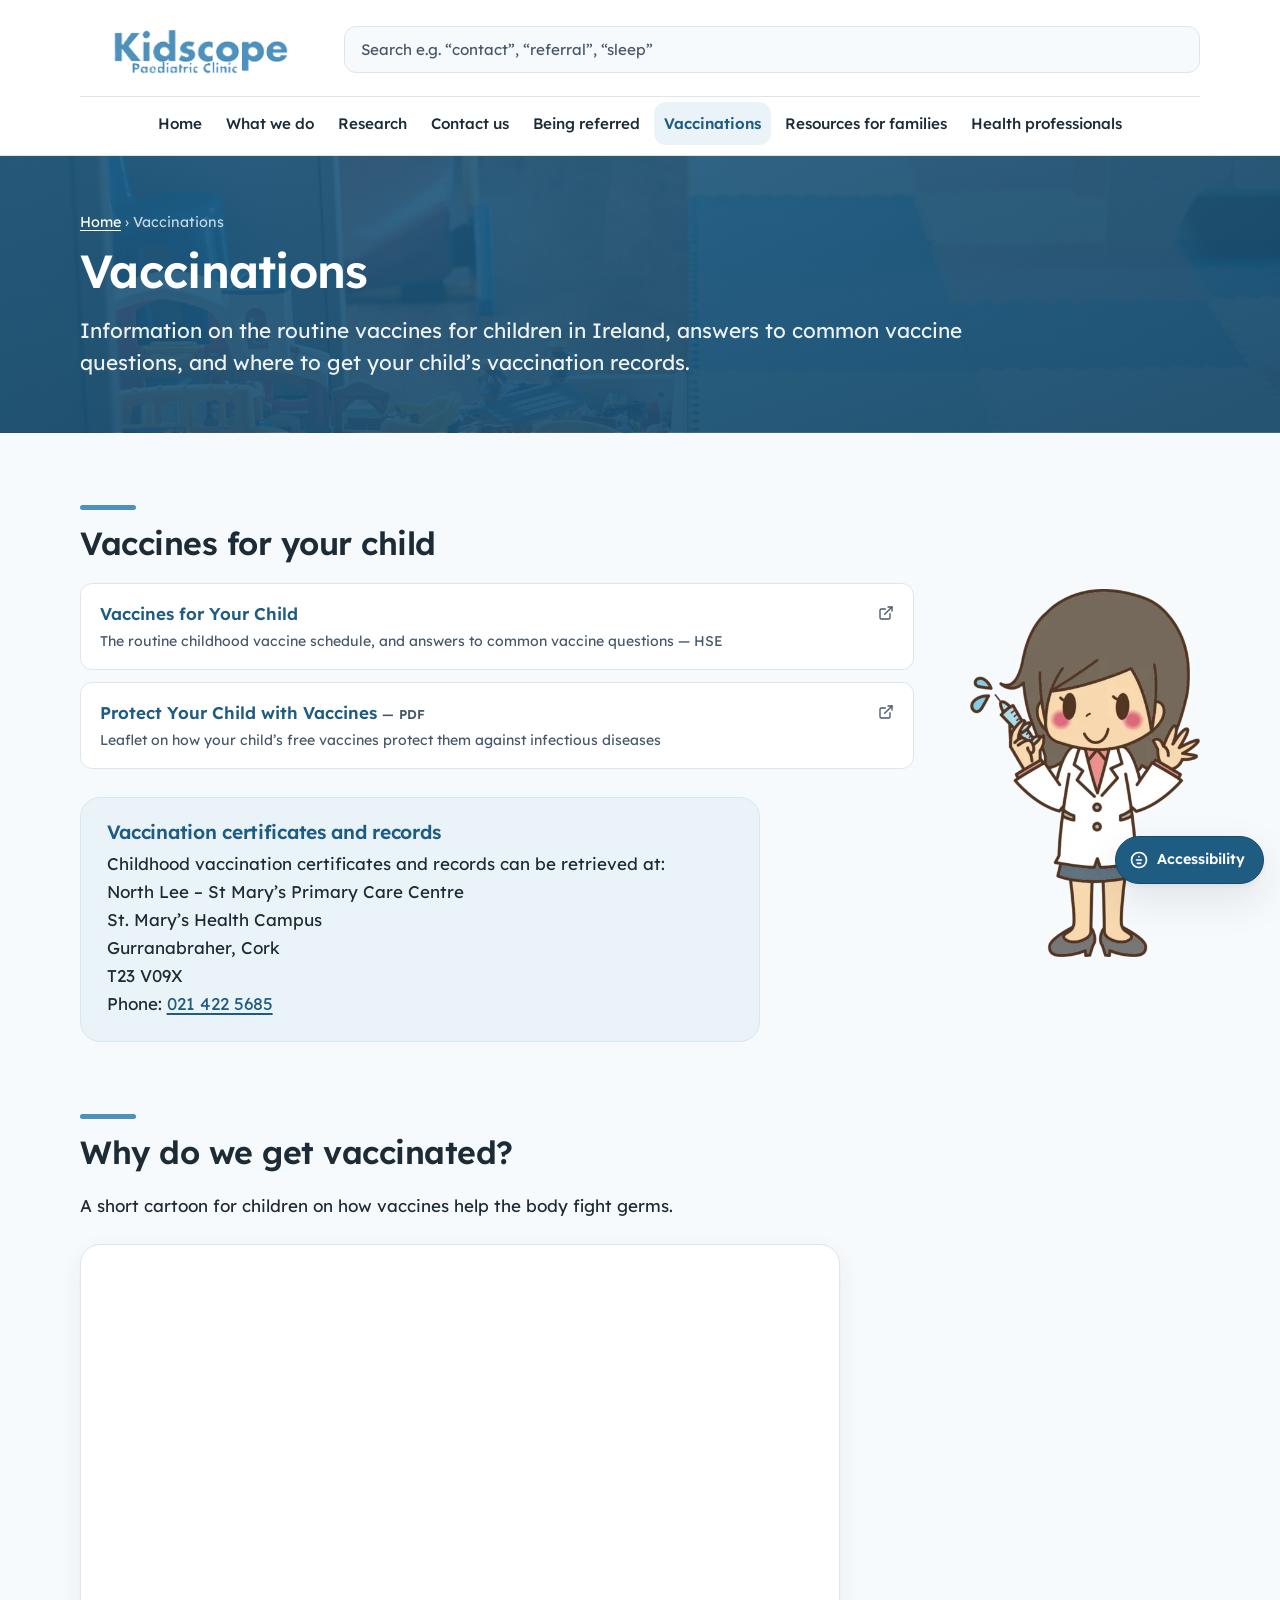
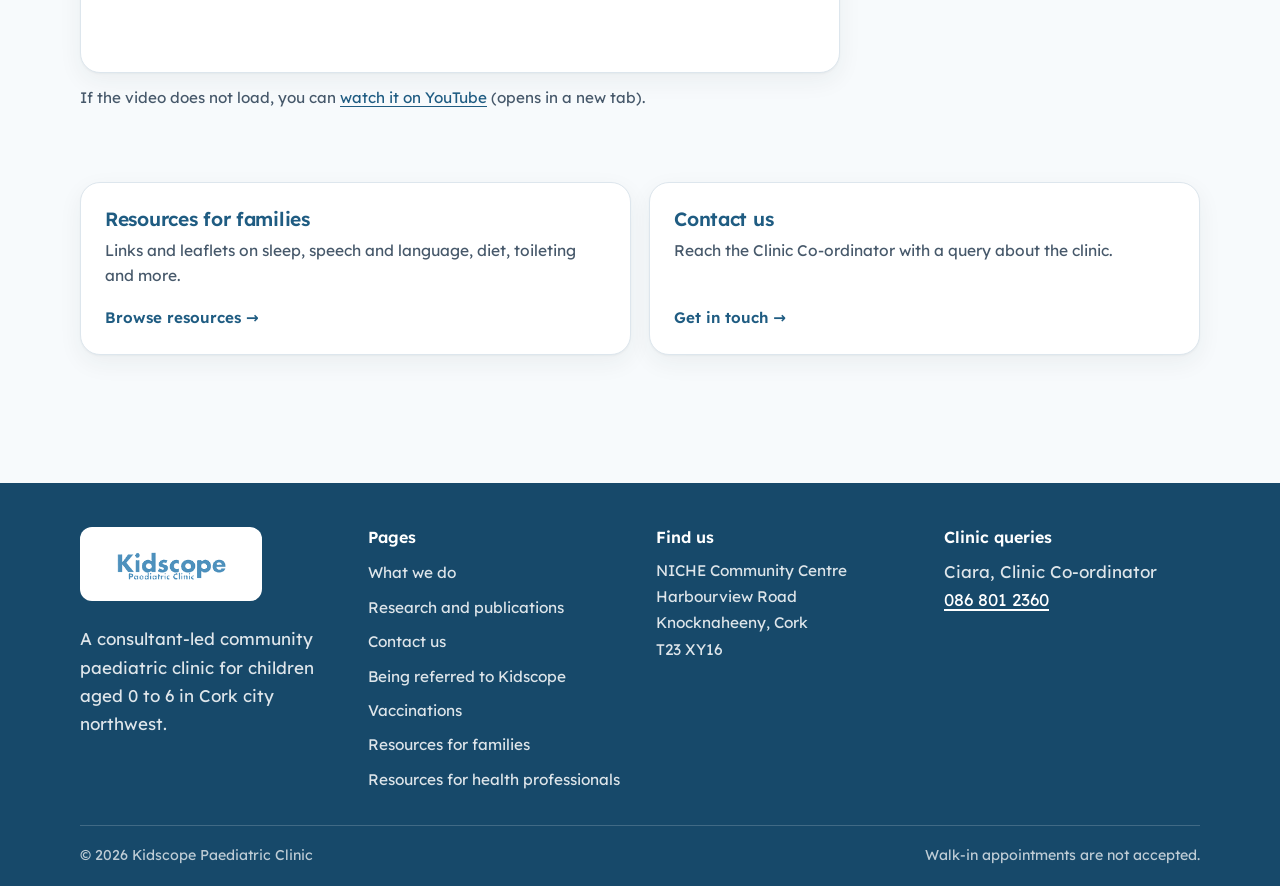
<file: vaccinations.html>
<!DOCTYPE html>
<html lang="en-IE">
<head>
<meta charset="utf-8">
<meta name="viewport" content="width=device-width, initial-scale=1">
<title>Vaccinations | Kidscope Paediatric Clinic</title>
<meta name="description" content="Routine childhood vaccines in Ireland, common vaccine questions, and where to get your child&rsquo;s vaccination records in Cork.">
<link rel="preconnect" href="https://fonts.googleapis.com">
<link rel="preconnect" href="https://fonts.gstatic.com" crossorigin>
<link href="https://fonts.googleapis.com/css2?family=Lexend:wght@400;500;600&display=swap" rel="stylesheet">
<link rel="icon" href="img/favicon.svg" type="image/svg+xml">
<link rel="apple-touch-icon" href="img/apple-touch-icon.png">
<link rel="stylesheet" href="css/kidscope.css">
<script src="js/accessibility.js"></script>
</head>
<body>
<a class="skip-link" href="#main">Skip to main content</a>

<!-- External-link icon, referenced by every resource item below. #i-view
     replaces it, via js/pdf-viewer.js, on the self-hosted PDFs that open in
     the in-page viewer rather than in a new browser tab. -->
<svg class="sprite" aria-hidden="true" focusable="false" xmlns="http://www.w3.org/2000/svg">
  <symbol id="i-ext" viewBox="0 0 24 24" fill="none" stroke="currentColor" stroke-width="2" stroke-linecap="round" stroke-linejoin="round">
    <path d="M18 13v6a2 2 0 0 1-2 2H5a2 2 0 0 1-2-2V8a2 2 0 0 1 2-2h6"/><path d="M15 3h6v6"/><path d="M10 14 21 3"/>
  </symbol>
  <symbol id="i-view" viewBox="0 0 24 24" fill="none" stroke="currentColor" stroke-width="2" stroke-linecap="round" stroke-linejoin="round">
    <path d="M8 3H5a2 2 0 0 0-2 2v3"/><path d="M16 3h3a2 2 0 0 1 2 2v3"/><path d="M21 16v3a2 2 0 0 1-2 2h-3"/><path d="M3 16v3a2 2 0 0 0 2 2h3"/>
  </symbol>
  <symbol id="i-chevron" viewBox="0 0 24 24" fill="none" stroke="currentColor" stroke-width="2" stroke-linecap="round" stroke-linejoin="round">
    <path d="m6 9 6 6 6-6"/>
  </symbol>
</svg>

<header class="site-header">
  <div class="wrap header-inner">
    <a class="brand-link" href="index.html" aria-label="Kidscope Paediatric Clinic, home">
      <img src="img/kidscope-logo.png" width="249" height="81" alt="Kidscope Paediatric Clinic">
    </a>
    <div class="header-search">
      <label for="site-search" class="visually-hidden">Search the site</label>
      <input type="search" id="site-search" class="search-input" autocomplete="off"
             placeholder="Search e.g. &ldquo;contact&rdquo;, &ldquo;referral&rdquo;, &ldquo;sleep&rdquo;"
             role="combobox" aria-expanded="false" aria-controls="search-results" aria-autocomplete="list">
      <div class="search-results" id="search-results" role="listbox" aria-label="Search results" hidden></div>
    </div>

    <details class="nav-details">
      <summary class="nav-toggle" aria-label="Open site menu">
        <svg viewBox="0 0 24 24" fill="none" stroke="currentColor" stroke-width="2.2" stroke-linecap="round" aria-hidden="true"><path d="M3 6h18M3 12h18M3 18h18"/></svg>
        Menu
      </summary>
      <nav class="site-nav" aria-label="Main">
        <ul>
          <li><a href="index.html">Home</a></li>
          <li><a href="what-we-do.html">What we do</a></li>
          <li><a href="research.html">Research and publications</a></li>
          <li><a href="contact.html">Contact us</a></li>
          <li><a href="referrals.html">Being referred to Kidscope</a></li>
          <li><a href="vaccinations.html" aria-current="page">Vaccinations</a></li>
          <li><a href="family-resources.html">Resources for families</a></li>
          <li><a href="resources.html">Resources for health professionals</a></li>
        </ul>
      </nav>
    </details>

    <nav class="primary-nav" aria-label="Main">
      <ul>
        <li><a href="index.html">Home</a></li>
        <li><a href="what-we-do.html">What we do</a></li>
        <li><a href="research.html">Research</a></li>
        <li><a href="contact.html">Contact us</a></li>
        <li><a href="referrals.html">Being referred</a></li>
        <li><a href="vaccinations.html" aria-current="page">Vaccinations</a></li>
        <li><a href="family-resources.html">Resources for families</a></li>
        <li><a href="resources.html">Health professionals</a></li>
      </ul>
    </nav>
  </div>
</header>

<main id="main">

  <div class="page-head page-head-photo page-head--vaccinations on-brand">
    <div class="wrap">
      <p class="crumb"><a href="index.html">Home</a> &rsaquo; Vaccinations</p>
      <h1>Vaccinations</h1>
      <p class="lede prose">Information on the routine vaccines for children in Ireland, answers to common vaccine questions, and where to get your child&rsquo;s vaccination records.</p>
    </div>
  </div>

  <section class="section">
    <div class="wrap with-art">
      <div>
        <h2 class="rule-head">Vaccines for your child</h2>
        <ul class="res-list">
          <li>
            <a class="res-item" href="https://www.hse.ie/babies-children/vaccines-your-child/" target="_blank" rel="noopener noreferrer">
              <span class="res-txt">
                <span class="res-name">Vaccines for Your Child</span>
                <span class="res-meta">The routine childhood vaccine schedule, and answers to common vaccine questions &mdash; HSE</span>
              </span>
              <svg class="ext" aria-hidden="true"><use href="#i-ext"/></svg>
              <span class="visually-hidden">(opens in a new tab)</span>
            </a>
          </li>
          <li>
            <a class="res-item" href="pdfs/other-information/vaccine-information-leaflet.pdf" target="_blank" rel="noopener noreferrer">
              <span class="res-txt">
                <span class="res-name">Protect Your Child with Vaccines <span class="tag">&mdash; PDF</span></span>
                <span class="res-meta">Leaflet on how your child&rsquo;s free vaccines protect them against infectious diseases</span>
              </span>
              <svg class="ext" aria-hidden="true"><use href="#i-ext"/></svg>
              <span class="visually-hidden">(opens in a new tab)</span>
            </a>
          </li>
        </ul>

        <div class="callout prose" style="margin-top:1.75rem">
          <h3>Vaccination certificates and records</h3>
          <p>Childhood vaccination certificates and records can be retrieved at:</p>
          <address style="font-style:normal">
            North Lee &ndash; St Mary&rsquo;s Primary Care Centre<br>
            St. Mary&rsquo;s Health Campus<br>
            Gurranabraher, Cork<br>
            T23 V09X
          </address>
          <p>Phone: <a href="tel:+353214225685">021 422 5685</a></p>
        </div>
      </div>
      <img class="art" src="img/illustrations/nurse-with-needle.webp" width="375" height="600" alt="" loading="lazy" decoding="async">
    </div>
  </section>

  <section class="section">
    <div class="wrap">
      <h2 class="rule-head">Why do we get vaccinated?</h2>
      <div class="prose">
        <p>A short cartoon for children on how vaccines help the body fight germs.</p>
      </div>
      <div class="video-frame">
        <iframe
          src="https://www.youtube-nocookie.com/embed/NlsEzA9FbtQ"
          title="Why Do We Get Vaccinated? A cartoon for children by JunyTony"
          loading="lazy"
          allow="accelerometer; encrypted-media; gyroscope; picture-in-picture"
          referrerpolicy="strict-origin-when-cross-origin"
          allowfullscreen></iframe>
      </div>
      <p class="map-fallback">
        If the video does not load, you can
        <a href="https://www.youtube.com/watch?v=NlsEzA9FbtQ" target="_blank" rel="noopener noreferrer">watch it on YouTube</a>
        (opens in a new tab).
      </p>
    </div>
  </section>

  <section class="section">
    <div class="wrap">
      <div class="grid grid-2">
        <a class="card link-card" href="family-resources.html">
          <h3>Resources for families</h3>
          <p aria-hidden="true">Links and leaflets on sleep, speech and language, diet, toileting and more.</p>
          <span class="go">Browse resources</span>
        </a>
        <a class="card link-card" href="contact.html">
          <h3>Contact us</h3>
          <p aria-hidden="true">Reach the Clinic Co-ordinator with a query about the clinic.</p>
          <span class="go">Get in touch</span>
        </a>
      </div>
    </div>
  </section>

</main>

<footer class="site-footer">
  <div class="wrap footer-inner">
    <div>
      <span class="footer-logo"><img src="img/kidscope-logo.png" width="249" height="81" alt="Kidscope Paediatric Clinic"></span>
      <p>A consultant-led community paediatric clinic for children aged 0 to 6 in Cork city northwest.</p>
    </div>
    <div>
      <h2>Pages</h2>
      <ul>
        <li><a href="what-we-do.html">What we do</a></li>
        <li><a href="research.html">Research and publications</a></li>
        <li><a href="contact.html">Contact us</a></li>
        <li><a href="referrals.html">Being referred to Kidscope</a></li>
        <li><a href="vaccinations.html">Vaccinations</a></li>
        <li><a href="family-resources.html">Resources for families</a></li>
        <li><a href="resources.html">Resources for health professionals</a></li>
      </ul>
    </div>
    <div>
      <h2>Find us</h2>
      <address>
        NICHE Community Centre<br>
        Harbourview Road<br>
        Knocknaheeny, Cork<br>
        T23 XY16
      </address>
    </div>
    <div>
      <h2>Clinic queries</h2>
      <p>Ciara, Clinic Co-ordinator<br>
      <a href="tel:+353868012360">086 801 2360</a></p>
    </div>
  </div>
  <div class="wrap">
    <div class="footer-base">
      <span>&copy; 2026 Kidscope Paediatric Clinic</span>
      <span>Walk-in appointments are not accepted.</span>
    </div>
  </div>
</footer>

<script src="js/nav.js"></script>
<script src="js/site-search.js"></script>
<script src="js/motion.js"></script>
</body>
</html>
</file>
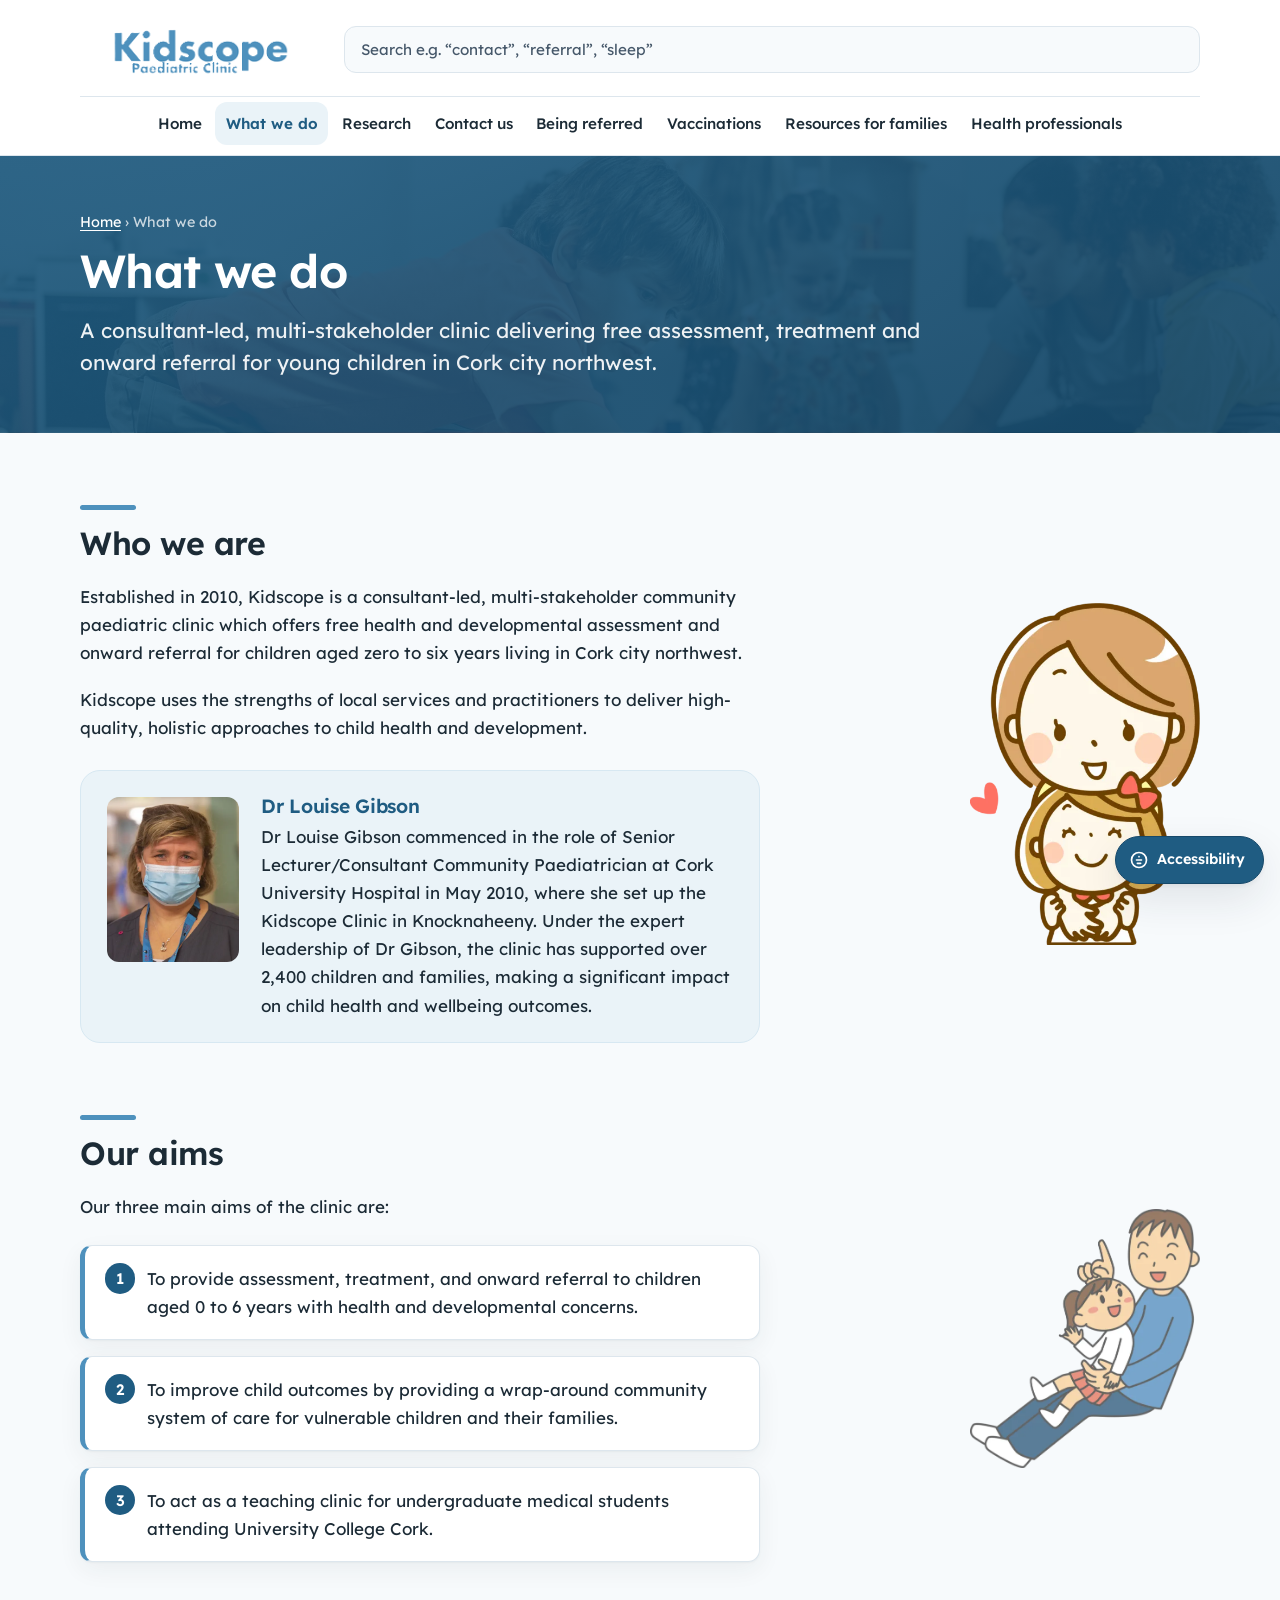
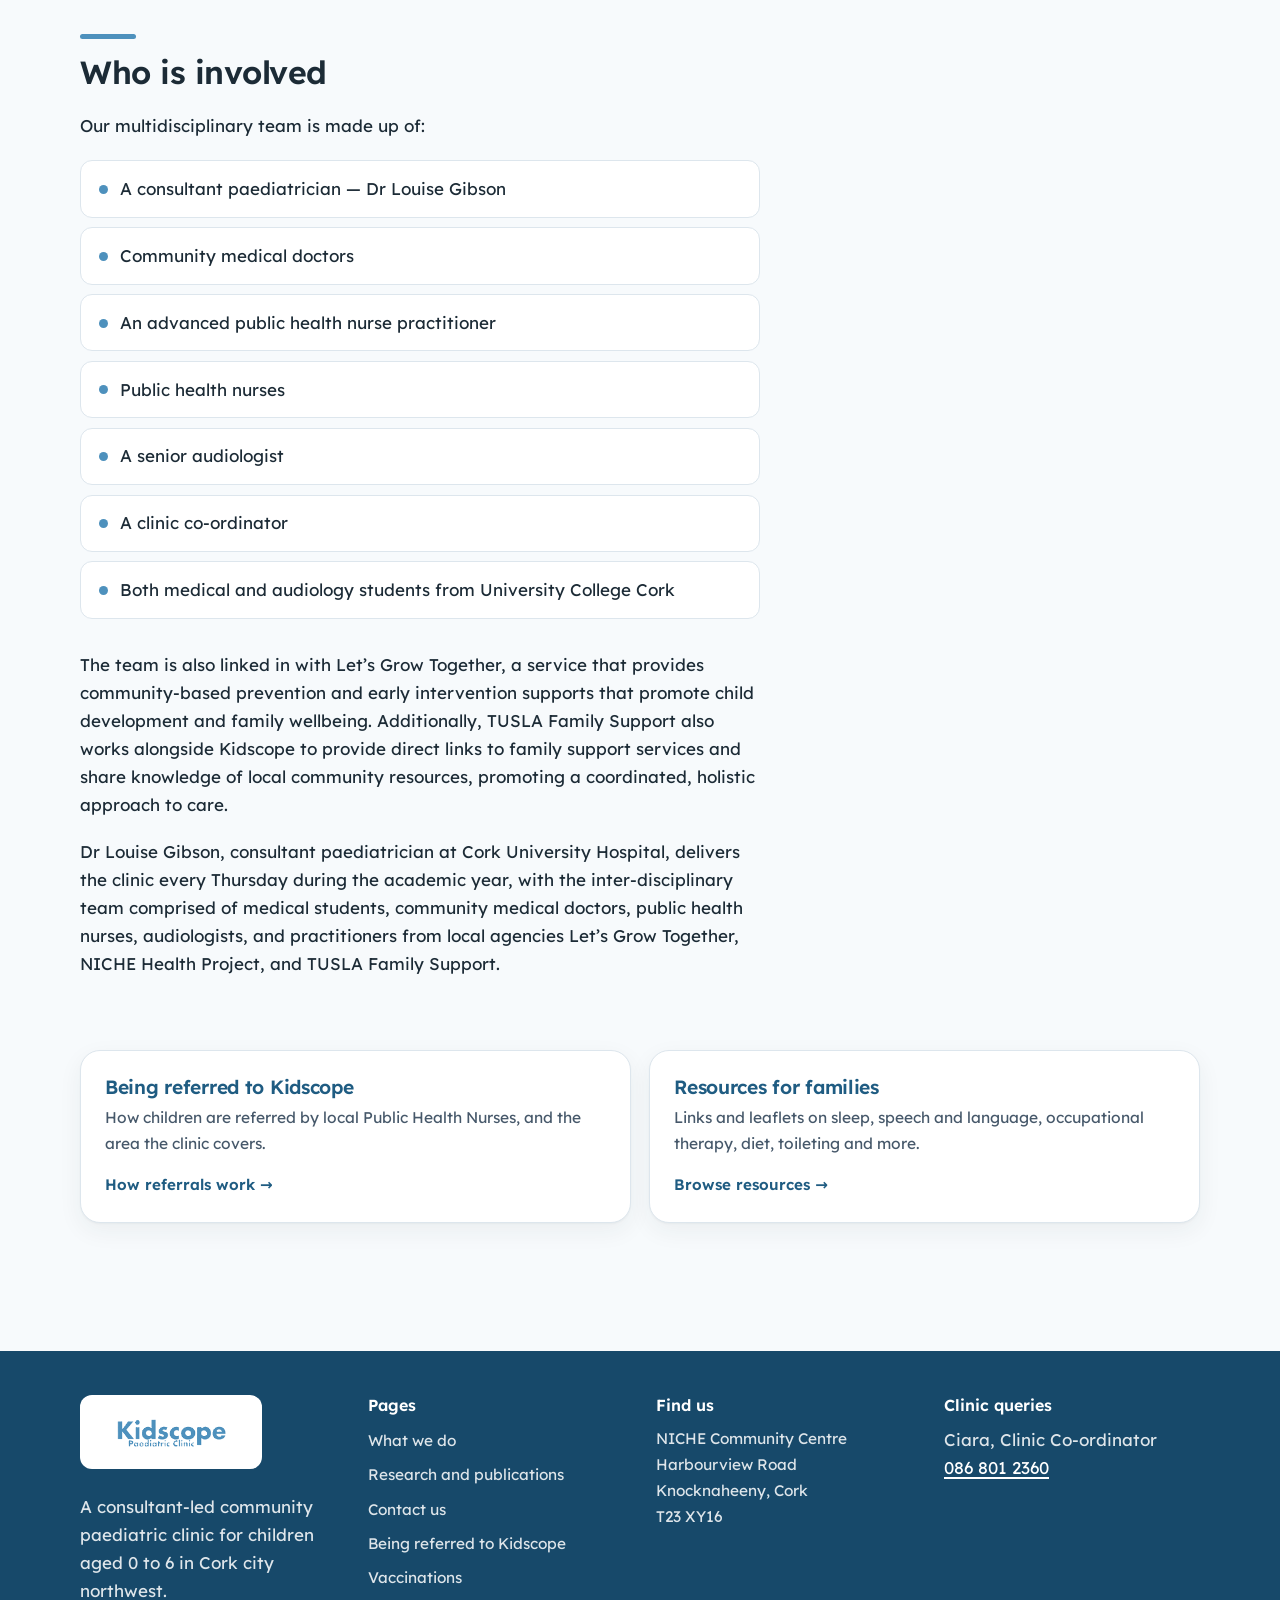
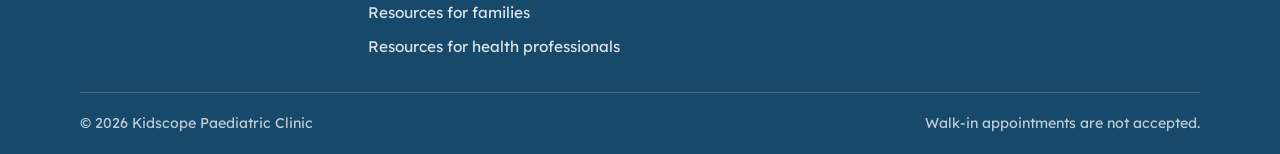
<file: what-we-do.html>
<!DOCTYPE html>
<html lang="en-IE">
<head>
<meta charset="utf-8">
<meta name="viewport" content="width=device-width, initial-scale=1">
<title>What we do | Kidscope Paediatric Clinic</title>
<meta name="description" content="Who we are, our three main aims, and the multidisciplinary team behind the Kidscope community paediatric clinic in Cork.">
<link rel="preconnect" href="https://fonts.googleapis.com">
<link rel="preconnect" href="https://fonts.gstatic.com" crossorigin>
<link href="https://fonts.googleapis.com/css2?family=Lexend:wght@400;500;600&display=swap" rel="stylesheet">
<link rel="icon" href="img/favicon.svg" type="image/svg+xml">
<link rel="apple-touch-icon" href="img/apple-touch-icon.png">
<link rel="stylesheet" href="css/kidscope.css">
<script src="js/accessibility.js"></script>
</head>
<body>
<a class="skip-link" href="#main">Skip to main content</a>

<header class="site-header">
  <div class="wrap header-inner">
    <a class="brand-link" href="index.html" aria-label="Kidscope Paediatric Clinic, home">
      <img src="img/kidscope-logo.png" width="249" height="81" alt="Kidscope Paediatric Clinic">
    </a>
    <div class="header-search">
      <label for="site-search" class="visually-hidden">Search the site</label>
      <input type="search" id="site-search" class="search-input" autocomplete="off"
             placeholder="Search e.g. &ldquo;contact&rdquo;, &ldquo;referral&rdquo;, &ldquo;sleep&rdquo;"
             role="combobox" aria-expanded="false" aria-controls="search-results" aria-autocomplete="list">
      <div class="search-results" id="search-results" role="listbox" aria-label="Search results" hidden></div>
    </div>

    <details class="nav-details">
      <summary class="nav-toggle" aria-label="Open site menu">
        <svg viewBox="0 0 24 24" fill="none" stroke="currentColor" stroke-width="2.2" stroke-linecap="round" aria-hidden="true"><path d="M3 6h18M3 12h18M3 18h18"/></svg>
        Menu
      </summary>
      <nav class="site-nav" aria-label="Main">
        <ul>
          <li><a href="index.html">Home</a></li>
          <li><a href="what-we-do.html" aria-current="page">What we do</a></li>
          <li><a href="research.html">Research and publications</a></li>
          <li><a href="contact.html">Contact us</a></li>
          <li><a href="referrals.html">Being referred to Kidscope</a></li>
          <li><a href="vaccinations.html">Vaccinations</a></li>
          <li><a href="family-resources.html">Resources for families</a></li>
          <li><a href="resources.html">Resources for health professionals</a></li>
        </ul>
      </nav>
    </details>

    <nav class="primary-nav" aria-label="Main">
      <ul>
        <li><a href="index.html">Home</a></li>
        <li><a href="what-we-do.html" aria-current="page">What we do</a></li>
        <li><a href="research.html">Research</a></li>
        <li><a href="contact.html">Contact us</a></li>
        <li><a href="referrals.html">Being referred</a></li>
        <li><a href="vaccinations.html">Vaccinations</a></li>
        <li><a href="family-resources.html">Resources for families</a></li>
        <li><a href="resources.html">Health professionals</a></li>
      </ul>
    </nav>
  </div>
</header>

<main id="main">

  <div class="page-head page-head-photo page-head--what-we-do on-brand">
    <div class="wrap">
      <p class="crumb"><a href="index.html">Home</a> &rsaquo; What we do</p>
      <h1>What we do</h1>
      <p class="lede prose">A consultant-led, multi-stakeholder clinic delivering free assessment, treatment and onward referral for young children in Cork city northwest.</p>
    </div>
  </div>

  <section class="section">
    <div class="wrap with-art">
      <div>
        <h2 class="rule-head">Who we are</h2>
        <div class="prose">
          <p>Established in 2010, Kidscope is a consultant-led, multi-stakeholder community paediatric clinic which offers free health and developmental assessment and onward referral for children aged zero to six years living in Cork city northwest.</p>
          <p>Kidscope uses the strengths of local services and practitioners to deliver high-quality, holistic approaches to child health and development.</p>
        </div>

        <div class="callout prose bio" style="margin-top:1.75rem">
          <img class="bio-photo" src="img/dr-louise-gibson.webp" width="400" height="500" alt="Dr Louise Gibson" loading="lazy" decoding="async">
          <h3>Dr Louise Gibson</h3>
          <p>Dr Louise Gibson commenced in the role of Senior Lecturer/Consultant Community Paediatrician at Cork University Hospital in May 2010, where she set up the Kidscope Clinic in Knocknaheeny. Under the expert leadership of Dr Gibson, the clinic has supported over 2,400 children and families, making a significant impact on child health and wellbeing outcomes.</p>
        </div>
      </div>
      <img class="art" src="img/illustrations/mother-hugging-daughter.webp" width="404" height="600" alt="" loading="lazy" decoding="async">
    </div>
  </section>

  <section class="section">
    <div class="wrap with-art">
      <div>
        <h2 class="rule-head">Our aims</h2>
        <p class="prose">Our three main aims of the clinic are:</p>
        <ol class="aims prose">
          <li>To provide assessment, treatment, and onward referral to children aged 0 to 6 years with health and developmental concerns.</li>
          <li>To improve child outcomes by providing a wrap-around community system of care for vulnerable children and their families.</li>
          <li>To act as a teaching clinic for undergraduate medical students attending University College Cork.</li>
        </ol>
      </div>
      <img class="art" src="img/illustrations/father-and-daughter.webp" width="531" height="600" alt="" loading="lazy" decoding="async">
    </div>
  </section>

  <section class="section">
    <div class="wrap">
      <h2 class="rule-head">Who is involved</h2>
      <div class="prose">
        <p>Our multidisciplinary team is made up of:</p>
      </div>
      <ul class="team-list prose">
        <li>A consultant paediatrician &mdash; Dr Louise Gibson</li>
        <li>Community medical doctors</li>
        <li>An advanced public health nurse practitioner</li>
        <li>Public health nurses</li>
        <li>A senior audiologist</li>
        <li>A clinic co-ordinator</li>
        <li>Both medical and audiology students from University College Cork</li>
      </ul>

      <div class="prose" style="margin-top:2rem">
        <p>The team is also linked in with Let&rsquo;s Grow Together, a service that provides community-based prevention and early intervention supports that promote child development and family wellbeing. Additionally, TUSLA Family Support also works alongside Kidscope to provide direct links to family support services and share knowledge of local community resources, promoting a coordinated, holistic approach to care.</p>
        <p>Dr Louise Gibson, consultant paediatrician at Cork University Hospital, delivers the clinic every Thursday during the academic year, with the inter-disciplinary team comprised of medical students, community medical doctors, public health nurses, audiologists, and practitioners from local agencies Let&rsquo;s Grow Together, NICHE Health Project, and TUSLA Family Support.</p>
      </div>
    </div>
  </section>

  <section class="section">
    <div class="wrap">
      <div class="grid grid-2">
        <a class="card link-card" href="referrals.html">
          <h3>Being referred to Kidscope</h3>
          <p aria-hidden="true">How children are referred by local Public Health Nurses, and the area the clinic covers.</p>
          <span class="go">How referrals work</span>
        </a>
        <a class="card link-card" href="family-resources.html">
          <h3>Resources for families</h3>
          <p aria-hidden="true">Links and leaflets on sleep, speech and language, occupational therapy, diet, toileting and more.</p>
          <span class="go">Browse resources</span>
        </a>
      </div>
    </div>
  </section>

</main>

<footer class="site-footer">
  <div class="wrap footer-inner">
    <div>
      <span class="footer-logo"><img src="img/kidscope-logo.png" width="249" height="81" alt="Kidscope Paediatric Clinic"></span>
      <p>A consultant-led community paediatric clinic for children aged 0 to 6 in Cork city northwest.</p>
    </div>
    <div>
      <h2>Pages</h2>
      <ul>
        <li><a href="what-we-do.html">What we do</a></li>
        <li><a href="research.html">Research and publications</a></li>
        <li><a href="contact.html">Contact us</a></li>
        <li><a href="referrals.html">Being referred to Kidscope</a></li>
        <li><a href="vaccinations.html">Vaccinations</a></li>
        <li><a href="family-resources.html">Resources for families</a></li>
        <li><a href="resources.html">Resources for health professionals</a></li>
      </ul>
    </div>
    <div>
      <h2>Find us</h2>
      <address>
        NICHE Community Centre<br>
        Harbourview Road<br>
        Knocknaheeny, Cork<br>
        T23 XY16
      </address>
    </div>
    <div>
      <h2>Clinic queries</h2>
      <p>Ciara, Clinic Co-ordinator<br>
      <a href="tel:+353868012360">086 801 2360</a></p>
    </div>
  </div>
  <div class="wrap">
    <div class="footer-base">
      <span>&copy; 2026 Kidscope Paediatric Clinic</span>
      <span>Walk-in appointments are not accepted.</span>
    </div>
  </div>
</footer>

<script src="js/nav.js"></script>
<script src="js/site-search.js"></script>
<script src="js/motion.js"></script>
</body>
</html>
</file>
<file: css/kidscope.css>
/* ==========================================================================
   Kidscope Paediatric Clinic
   Palette derived from the supplied logo (#4E91BD sampled from the wordmark).
   The brand blue measures 3.44:1 on white, so it is reserved for decoration
   and large headings; --brand-deep carries all text and filled surfaces.
   ========================================================================== */

:root {
  --brand:         #4e91bd;  /* sampled from logo. Decorative / >=24px only  */
  --brand-deep:    #1f5c82;  /* 6.88:1 on ground, 7.21:1 white-on-it         */
  --brand-deeper:  #17496a;  /* hover states, footer ground                  */
  --brand-tint:    #eaf3f8;  /* card washes                                  */
  --brand-tint-2:  #d7e8f2;  /* borders on tinted surfaces                   */

  --ink:           #1c2b36;  /* 13.83:1 on ground                            */
  --ink-soft:      #46586a;  /* secondary text, still ~7:1 on ground          */
  --ground:        #f7fafc;  /* off-white page ground, not pure white        */
  --surface:       #ffffff;
  --line:          #dde6ed;

  --focus:         #b4530a;  /* 4.79:1 on ground - warm so it reads on blue  */
  --focus-on-dark: #ffffff;  /* for anything on a filled blue surface        */

  /* Fallback before header.js measures the real height; overwritten as a
     custom property on the root so :target scroll offsets clear the sticky
     header even when it wraps to two rows on narrow screens. */
  --header-h: 132px;

  --radius:      20px;
  --radius-sm:   12px;
  --measure:     68ch;
  --shadow:      0 1px 2px rgba(28, 43, 54, .04), 0 8px 24px rgba(28, 43, 54, .06);
  --shadow-lift: 0 2px 4px rgba(28, 43, 54, .06), 0 16px 40px rgba(28, 43, 54, .10);

  --font: "Lexend", ui-sans-serif, system-ui, -apple-system, "Segoe UI",
          Roboto, "Helvetica Neue", Arial, sans-serif;
}

/* --- reset ------------------------------------------------------------- */
*, *::before, *::after { box-sizing: border-box; }
html { -webkit-text-size-adjust: 100%; }
body, h1, h2, h3, h4, p, ul, ol, li, figure, blockquote { margin: 0; padding: 0; }
ul, ol { list-style: none; }
img, svg { max-width: 100%; display: block; }

body {
  font-family: var(--font);
  font-size: 1.0625rem;           /* 17px base - a touch larger for reading ease */
  line-height: 1.65;              /* dyslexia-friendly leading                   */
  color: var(--ink);
  background: var(--ground);
  text-align: left;               /* never justified                             */
  -webkit-font-smoothing: antialiased;
}

/* --- focus ------------------------------------------------------------- */
:focus-visible {
  outline: 3px solid var(--focus);
  outline-offset: 2px;
  border-radius: 4px;
}
.site-footer :focus-visible,
.hero :focus-visible,
.on-brand :focus-visible { outline-color: var(--focus-on-dark); }

.skip-link {
  position: absolute; left: 8px; top: -60px;
  z-index: 100;
  background: var(--brand-deep); color: #fff;
  padding: .7rem 1.2rem; border-radius: 0 0 var(--radius-sm) var(--radius-sm);
  font-weight: 600; text-decoration: none;
  transition: top .15s ease;
}
.skip-link:focus { top: 0; }
/* Reduced-motion users get the skip link immediately rather than sliding it in -
   it is the first thing a keyboard user hits, so it must never lag. */
@media (prefers-reduced-motion: reduce) {
  .skip-link { transition: none; }
}

/* --- layout ------------------------------------------------------------ */
.wrap { width: min(1120px, 100% - 2.5rem); margin-inline: auto; }
.prose { max-width: var(--measure); }
.prose p + p { margin-top: 1.1em; }
.section { padding-block: clamp(2.5rem, 6vw, 4.5rem); }
.section + .section { padding-top: 0; }

/* --- typography -------------------------------------------------------- */
h1, h2, h3 { line-height: 1.25; font-weight: 600; letter-spacing: -.015em; color: var(--ink); }
h1 { font-size: clamp(2rem, 5vw, 2.9rem); }
h2 { font-size: clamp(1.5rem, 3.2vw, 2rem); }
h3 { font-size: 1.2rem; font-weight: 600; }
.lede { font-size: clamp(1.1rem, 2.2vw, 1.3rem); color: var(--ink-soft); line-height: 1.55; }

/* Section headings get a brand rule. Colour is decorative, not carrying text. */
.rule-head { position: relative; padding-top: 1.15rem; margin-bottom: 1.25rem; }
.rule-head::before {
  content: ""; position: absolute; top: 0; left: 0;
  width: 56px; height: 5px; border-radius: 3px; background: var(--brand);
}

a { color: var(--brand-deep); text-underline-offset: .18em; text-decoration-thickness: .09em; }
a:hover { color: var(--brand-deeper); }

/* --- header ------------------------------------------------------------ */
/* The Kidscope logo PNG carries a real alpha channel, so the header no
   longer *needs* a white ground - it stays white for legibility of the
   search field and menu button, not to hide a baked-in logo background. */
.site-header {
  background: var(--surface);
  border-bottom: 1px solid var(--line);
  position: sticky; top: 0; z-index: 50;
}
.header-inner {
  display: grid;
  grid-template-columns: 1fr auto;
  grid-template-areas: "brand nav" "search search";
  align-items: center;
  row-gap: .6rem; column-gap: 1rem;
  padding-block: .65rem;
  min-height: 78px;
}
.brand-link { grid-area: brand; display: inline-flex; flex: 0 0 auto; border-radius: 6px; }
/* Native width is 249px; capping at 210 keeps it crisp on 2x screens. */
.brand-link img { width: 210px; height: auto; }

@media (min-width: 700px) {
  .header-inner {
    grid-template-columns: auto minmax(200px, 1fr) auto;
    grid-template-areas: "brand search nav";
    column-gap: 1.5rem;
  }
  .brand-link img { width: 240px; }
}

/* --- header search ------------------------------------------------------ */
.header-search { grid-area: search; position: relative; }
.search-input {
  display: block; width: 100%;
  font: inherit; font-size: .95rem;
  padding: .62rem 1rem;
  border: 1px solid var(--line); border-radius: var(--radius-sm);
  background: var(--ground); color: var(--ink);
}
.search-input::placeholder { color: var(--ink-soft); }
.search-input:focus-visible { background: var(--surface); outline-color: var(--brand-deep); }
.search-results {
  position: absolute; top: calc(100% + 6px); left: 0; right: 0;
  background: var(--surface);
  border: 1px solid var(--line); border-radius: var(--radius-sm);
  box-shadow: var(--shadow-lift);
  max-height: 60vh; overflow-y: auto;
  padding: .3rem;
  z-index: 60;
}
.search-results[hidden] { display: none; }
.search-result {
  display: block;
  padding: .65rem .8rem;
  border-radius: var(--radius-sm);
  text-decoration: none; color: inherit;
}
.search-result:hover,
.search-result[aria-selected="true"] { background: var(--brand-tint); }
.search-result .sr-title { display: block; font-weight: 600; color: var(--brand-deep); }
.search-result .sr-hint { display: block; font-size: .85rem; color: var(--ink-soft); margin-top: .1rem; }
.search-empty { display: block; padding: .7rem .8rem; font-size: .9rem; color: var(--ink-soft); }

/* --- header menu (hamburger) -------------------------------------------- */
.nav-details { grid-area: nav; justify-self: end; position: relative; }
.nav-toggle {
  display: inline-flex; align-items: center; gap: .5rem;
  font: inherit; font-weight: 600; font-size: .95rem;
  color: var(--brand-deep); background: var(--brand-tint);
  border: 1px solid var(--brand-tint-2); border-radius: var(--radius-sm);
  padding: .55rem 1rem; cursor: pointer;
  list-style: none;
}
.nav-toggle::-webkit-details-marker { display: none; }
.nav-toggle:hover { background: var(--brand-tint-2); }
.nav-toggle svg { width: 18px; height: 18px; flex: 0 0 auto; transition: transform .15s ease; }
.nav-details[open] .nav-toggle { background: var(--brand-tint-2); border-color: var(--brand); }
.nav-details[open] .nav-toggle svg { transform: rotate(90deg); }
@media (prefers-reduced-motion: reduce) { .nav-toggle svg { transition: none; } }

.site-nav {
  position: absolute; top: calc(100% + 10px); right: 0;
  width: max-content;
  min-width: 220px;
  max-width: min(320px, calc(100vw - 2rem));
  background: var(--surface);
  border: 1px solid var(--line); border-radius: var(--radius);
  box-shadow: var(--shadow-lift);
  padding: .4rem;
  z-index: 60;
}
.site-nav ul { display: grid; gap: .1rem; }
.site-nav a {
  display: block;
  padding: .8rem .9rem;
  border-radius: var(--radius-sm);
  font-size: .98rem; font-weight: 500;
  color: var(--ink); text-decoration: none;
}
.site-nav a:hover { background: var(--brand-tint); color: var(--brand-deep); }
.site-nav a[aria-current="page"] {
  background: var(--brand-tint); color: var(--brand-deep); font-weight: 600;
  border-left: 4px solid var(--brand-deep); padding-left: calc(.9rem - 4px);
}

/* --- primary nav (wide-viewport persistent bar) -------------------------
   Duplicates the six links already inside .site-nav so a wide-viewport
   visitor sees the full site IA without opening "Menu" first. The two
   <nav aria-label="Main"> elements are mutually exclusive via display:none
   at any given width, so only one is ever in the accessibility tree. */
.primary-nav { display: none; grid-area: primarynav; }
.primary-nav ul { display: flex; flex-wrap: wrap; justify-content: center; gap: .2rem; }
.primary-nav a {
  display: inline-block;
  padding: .55rem .65rem;
  border-radius: var(--radius-sm);
  font-size: .95rem; font-weight: 500;
  color: var(--ink); text-decoration: none;
}
.primary-nav a:hover { background: var(--brand-tint); color: var(--brand-deep); }
.primary-nav a[aria-current="page"] {
  background: var(--brand-tint); color: var(--brand-deep); font-weight: 600;
}

/* 1080px, not 960px: six links at this padding need roughly 900px in a
   row, and .wrap is 100% - 2.5rem below its 1120px cap - too tight a
   margin at 960px, where the bar would wrap to two centered lines right
   at its own on-ramp. */
@media (min-width: 1080px) {
  .header-inner {
    grid-template-columns: auto minmax(200px, 1fr);
    grid-template-areas: "brand search" "primarynav primarynav";
    row-gap: 0;
  }
  .nav-details { display: none; }
  .primary-nav {
    display: block;
    margin-top: .5rem;
    padding-top: .3rem;
    border-top: 1px solid var(--line);
  }
}

/* --- hero -------------------------------------------------------------- */
/* Photo of the Kidscope playroom, cropped (never stretched) via
   background-size: cover. The gradient sits on top at ~90% opacity so the
   white heading/lede/facts and the white focus ring keep the same verified
   contrast they had against the flat gradient - the photo is a texture
   under the brand colour, not a replacement for it. */
.hero {
  background:
    linear-gradient(160deg, rgba(31, 92, 130, .90) 0%, rgba(23, 73, 106, .94) 100%),
    url("../img/hero-classroom.jpg") center 35% / cover no-repeat;
  color: #fff;
  padding-block: clamp(3rem, 8vw, 5.5rem);
}
.hero-grid { display: grid; gap: 2.5rem; align-items: center; }
/* Below 860px the grid stacks to one column; the photo is the one asset
   doing emotional work, so it visually leads on the viewport parents are
   most likely to open this page on. Reading/focus order is untouched -
   `order` only changes paint order, and the photo has no focusable
   content, so screen-reader and keyboard order still meet the heading
   and lede first. */
.hero-media { order: -1; }
.hero h1 { color: #fff; max-width: 20ch; }
.hero .lede { color: rgba(255,255,255,.92); max-width: 56ch; margin-top: 1.1rem; }
.hero-consultant { margin-top: 1rem; font-size: 1rem; font-weight: 500; color: rgba(255,255,255,.9); }
.hero-consultant strong { color: #fff; font-weight: 600; }

/* Photo alongside the hero copy, once there is room beside it. A thicker
   border plus a soft outward glow, layered on top of the normal drop
   shadow, so the photo visibly separates from the brand-blue background. */
.hero-media img {
  width: 100%; height: auto;
  border-radius: var(--radius);
  border: 4px solid rgba(255,255,255,.75);
  box-shadow: var(--shadow-lift), 0 0 40px rgba(255,255,255,.35);
}
@media (min-width: 860px) {
  .hero-grid { grid-template-columns: 1.15fr 1fr; }
  .hero-media { order: 0; }
}

/* Inner page header - lighter than the home hero */
.page-head {
  background: var(--brand-tint);
  border-bottom: 1px solid var(--brand-tint-2);
  padding-block: clamp(2.2rem, 5vw, 3.4rem);
}
.page-head .lede { margin-top: .85rem; }
.crumb { font-size: .9rem; color: var(--ink-soft); margin-bottom: .5rem; }

/* Photo variant of the inner page header, for pages with a supplied hero
   photo - same gradient-over-photo treatment as the home .hero, scaled
   down to page-head height. Photo is a texture under the brand colour,
   never a replacement for it, so the gradient still carries contrast. */
.page-head-photo {
  background-image:
    linear-gradient(160deg, rgba(31, 92, 130, .90) 0%, rgba(23, 73, 106, .94) 100%),
    var(--page-head-photo);
  background-repeat: no-repeat;
  background-size: cover;
  border-bottom: 0;
  color: #fff;
}
.page-head-photo .crumb { color: rgba(255,255,255,.75); }
.page-head-photo .crumb a { color: #fff; }
.page-head-photo h1 { color: #fff; }
.page-head-photo .lede { color: rgba(255,255,255,.92); }
.page-head-photo .jump a { color: #fff; }
.page-head-photo .jump .sep { color: rgba(255,255,255,.6); }
.page-head-photo .lede a { color: #fff; text-decoration: underline; }

.page-head--what-we-do { --page-head-photo: url("../img/hero-what-we-do.jpg"); background-position: center 20%; }
.page-head--referrals  { --page-head-photo: url("../img/hero-referrals.jpg"); background-position: center 22%; }
.page-head--research   { --page-head-photo: url("../img/hero-research.jpg"); background-position: center 32%; }
.page-head--contact    { --page-head-photo: url("../img/hero-contact.jpg"); background-position: center 22%; }
.page-head--resources  { --page-head-photo: url("../img/hero-resources.jpg"); background-position: center 28%; }
.page-head--family-resources { --page-head-photo: url("../img/hero-contact.jpg"); background-position: center 22%; }
.page-head--vaccinations     { --page-head-photo: url("../img/hero-classroom.jpg"); background-position: center 35%; }

/* --- cards ------------------------------------------------------------- */
.grid { display: grid; gap: 1.15rem; }
/* Four "How can we help?" cards - an explicit 2-column track forces a
   clean 2x2 at every width above the stack point. auto-fit/minmax was
   tried here first but a 360px floor still fits 3 tracks inside the
   1120px wrap on most desktop widths (1280/1366/1440/1920px), producing
   an unbalanced 3-then-1 row - the opposite of what it was meant to do. */
.help-grid { grid-template-columns: 1fr; }
@media (min-width: 640px) {
  .help-grid { grid-template-columns: repeat(2, 1fr); }
}
.grid-2 { grid-template-columns: repeat(auto-fit, minmax(300px, 1fr)); }

.card {
  background: var(--surface);
  border: 1px solid var(--line);
  border-radius: var(--radius);
  padding: 1.5rem;
  box-shadow: var(--shadow);
}
.card h3 { margin-bottom: .4rem; }
.card p { color: var(--ink-soft); font-size: .97rem; }

/* Quick-link cards on the home page */
a.link-card {
  display: flex; flex-direction: column;
  text-decoration: none; color: inherit;
  transition: transform .16s ease, box-shadow .16s ease, border-color .16s ease;
}
a.link-card:hover {
  transform: translateY(-3px);
  box-shadow: var(--shadow-lift);
  border-color: var(--brand);
}
a.link-card h3 { color: var(--brand-deep); }
a.link-card .go { margin-top: auto; padding-top: 1rem; font-weight: 600; font-size: .95rem; color: var(--brand-deep); }
a.link-card .go::after { content: " \2192"; }
@media (prefers-reduced-motion: reduce) {
  a.link-card, a.link-card:hover { transition: none; transform: none; }
}

/* The two most time-critical destinations (contact, referrals) get a
   tinted card and an eyebrow label, so a parent who was just handed a
   referral doesn't have to read all five destinations to find theirs. */
a.link-card.card--primary { background: var(--brand-tint); border-color: var(--brand-tint-2); }
a.link-card.card--primary:hover { border-color: var(--brand); }

.grid-footnote { margin-top: 1.25rem; font-size: .95rem; color: var(--ink-soft); }

/* --- aims list --------------------------------------------------------- */
.aims { counter-reset: aim; display: grid; gap: 1rem; margin-top: 1.5rem; }
.aims li {
  counter-increment: aim;
  position: relative;
  background: var(--surface);
  border: 1px solid var(--line);
  border-left: 5px solid var(--brand);
  border-radius: var(--radius-sm);
  padding: 1.15rem 1.35rem 1.15rem 3.9rem;
  box-shadow: var(--shadow);
}
.aims li::before {
  content: counter(aim);
  position: absolute; left: 1.25rem; top: 1.05rem;
  width: 1.9rem; height: 1.9rem;
  display: grid; place-items: center;
  background: var(--brand-deep); color: #fff;
  border-radius: 50%;
  font-size: .95rem; font-weight: 600; line-height: 1;
}

/* --- team / involved --------------------------------------------------- */
.team-list { display: grid; gap: .6rem; margin-top: 1.25rem; }
.team-list li {
  display: flex; gap: .75rem; align-items: flex-start;
  background: var(--surface);
  border: 1px solid var(--line);
  border-radius: var(--radius-sm);
  padding: .85rem 1.1rem;
}
.team-list li::before {
  content: ""; flex: 0 0 auto;
  width: 9px; height: 9px; margin-top: .62rem;
  border-radius: 50%; background: var(--brand);
}

/* --- callout ----------------------------------------------------------- */
.callout {
  border: 1px solid var(--brand-tint-2);
  background: var(--brand-tint);
  border-radius: var(--radius);
  padding: 1.4rem 1.6rem;
}
.callout h3 { color: var(--brand-deep); margin-bottom: .35rem; }

/* --- section illustrations -------------------------------------------- */
/* Public-domain cartoons (openclipart.org, CC0) beside a section's text.
   Purely decorative, so alt="" in the markup. Below 860px they drop under
   the text at a modest size rather than pushing the content down. */
.with-art { display: grid; gap: 2rem 3.5rem; --art-w: 230px; }
.with-art--wide { --art-w: 320px; }
.with-art > :first-child { min-width: 0; }
.art {
  justify-self: center;
  width: min(calc(var(--art-w) * .7), 50%);
  height: auto;
}
@media (min-width: 860px) {
  .with-art { grid-template-columns: minmax(0, 1fr) var(--art-w); align-items: center; }
  .art { width: 100%; justify-self: end; }
}
@media print { .art { display: none; } }

/* Portrait inside a callout (Dr Gibson's bio): its own column beside the
   heading and text from 640px, so no line ever wraps under it; above them
   on a phone. */
.bio-photo {
  display: block;
  width: 132px; height: auto;
  aspect-ratio: 4 / 5; object-fit: cover;
  border-radius: var(--radius-sm);
  margin-bottom: 1rem;
}
@media (min-width: 640px) {
  .bio { display: grid; grid-template-columns: 132px minmax(0, 1fr); column-gap: 1.4rem; align-items: start; }
  .bio-photo { grid-row: 1 / span 2; margin: .2rem 0 0; }
  .bio > :not(.bio-photo) { grid-column: 2; }
}

/* --- contact ----------------------------------------------------------- */
.contact-rows { display: grid; gap: 1rem; margin-top: 1.5rem; }
.contact-row {
  display: flex; gap: 1rem; align-items: flex-start;
  background: var(--surface);
  border: 1px solid var(--line);
  border-radius: var(--radius);
  padding: 1.3rem 1.5rem;
  box-shadow: var(--shadow);
}
.contact-row .ico {
  flex: 0 0 auto;
  width: 44px; height: 44px;
  display: grid; place-items: center;
  background: var(--brand-tint); color: var(--brand-deep);
  border-radius: 50%;
}
.contact-row .ico svg { width: 21px; height: 21px; }
.contact-row h3 { font-size: 1.05rem; margin-bottom: .15rem; }
.contact-row address { font-style: normal; color: var(--ink-soft); }
.phone-link { font-size: 1.25rem; font-weight: 600; display: inline-block; margin-top: .1rem; }

/* --- resources --------------------------------------------------------- */
.res-group + .res-group { margin-top: 2.5rem; }
.res-list { display: grid; gap: .75rem; margin-top: 1.15rem; }
a.res-item {
  display: flex; align-items: flex-start; gap: .85rem;
  background: var(--surface);
  border: 1px solid var(--line);
  border-radius: var(--radius-sm);
  padding: 1rem 1.2rem;
  text-decoration: none; color: var(--ink);
  transition: border-color .15s ease, background .15s ease;
}
a.res-item:hover { border-color: var(--brand); background: var(--brand-tint); }
a.res-item .res-txt { flex: 1 1 auto; }
a.res-item .res-name { font-weight: 600; color: var(--brand-deep); }
a.res-item .res-meta { display: block; font-size: .88rem; color: var(--ink-soft); margin-top: .1rem; }
a.res-item .ext { flex: 0 0 auto; width: 16px; height: 16px; color: var(--ink-soft); margin-top: .28rem; }
/* Plain text, not a pill - the em dash separator is written into the HTML
   itself (not CSS generated content) so it reads consistently for screen
   readers building the link's accessible name. */
.tag {
  font-size: .8rem; font-weight: 600; letter-spacing: .02em; text-transform: uppercase;
  color: var(--ink-soft);
}
@media (prefers-reduced-motion: reduce) { a.res-item { transition: none; } }

/* Categories with a long list of PDFs collapse behind a dropdown so the
   page doesn't open on a wall of links. Same native <details>/<summary>
   disclosure as the header menu (.nav-details) - no extra ARIA needed. */
.res-dropdown { margin-top: 1.15rem; }
.res-dropdown > .res-list { margin-top: 1.15rem; }
.res-toggle {
  display: inline-flex; align-items: center; gap: .5rem;
  font: inherit; font-weight: 600; font-size: .95rem;
  color: var(--brand-deep); background: var(--brand-tint);
  border: 1px solid var(--brand-tint-2); border-radius: var(--radius-sm);
  padding: .55rem 1rem; cursor: pointer;
  list-style: none;
}
.res-toggle::-webkit-details-marker { display: none; }
.res-toggle:hover { background: var(--brand-tint-2); }
.res-toggle .chevron { width: 18px; height: 18px; flex: 0 0 auto; transition: transform .15s ease; }
.res-dropdown[open] .res-toggle { background: var(--brand-tint-2); border-color: var(--brand); }
.res-dropdown[open] .res-toggle .chevron { transform: rotate(180deg); }
@media (prefers-reduced-motion: reduce) { .res-toggle .chevron { transition: none; } }

/* Jump nav on the resources page - plain underlined links, dot-separated,
   rather than pill buttons. The separator is a visually-hidden-from-AT span
   between the <a> elements, since screen readers already pause between
   separate links without needing "dot" read out. */
/* gap (not the separator's own text spacing) provides the horizontal
   rhythm - a flex item's own leading/trailing whitespace collapses away
   once it's blockified as a flex child, so spaces baked into the "sep"
   text alone would not survive. */
.jump { display: flex; flex-wrap: wrap; align-items: baseline; gap: .5rem .4rem; margin-top: 1.5rem; }
.jump a {
  font-size: .92rem; font-weight: 500; text-decoration: underline;
  text-underline-offset: .18em; text-decoration-thickness: .08em;
  color: var(--brand-deep);
}
.jump a:hover { color: var(--brand-deeper); }
.jump .sep { color: var(--ink-soft); }
:target { scroll-margin-top: calc(var(--header-h) + 12px); }

/* --- in-page PDF viewer (progressive enhancement, js/pdf-viewer.js) -----
   A resource PDF opens over the page in the browser's own PDF reader
   instead of a separate browser tab, so a parent keeps their place in a
   long list and their way back is a Close button rather than the browser
   chrome. All of it is built from the same tokens as the rest of the
   site, so the high-contrast and colour-blind toggles reach inside the
   viewer without needing overrides here.

   z-index sits above the skip link (100), the header (50), its dropdowns
   (60) and the accessibility widget (80) - the viewer covers everything. */
.pdf-viewer {
  position: fixed;
  inset: 0;
  z-index: 200;
  display: flex;
  align-items: center;
  justify-content: center;
  padding: clamp(0px, 2vw, 28px);
}
.pdf-viewer[hidden] { display: none; }

.pdf-backdrop {
  position: absolute;
  inset: 0;
  background: rgba(23, 73, 106, .58);
  animation: kc-fade-in var(--dur-fast) var(--ease-out);
}

.pdf-panel {
  position: relative;
  display: flex;
  flex-direction: column;
  width: min(1100px, 100%);
  height: 100%;
  background: var(--surface);
  border: 1px solid var(--line);
  border-radius: var(--radius);
  box-shadow: var(--shadow-lift);
  overflow: hidden;
  animation: kc-pop-in var(--dur-base) var(--ease-out);
}

.pdf-bar {
  flex: 0 0 auto;
  display: flex;
  align-items: center;
  gap: 1rem;
  padding: .8rem 1rem;
  background: var(--brand-tint);
  border-bottom: 1px solid var(--brand-tint-2);
}
/* min-width:0 is what lets the title actually truncate rather than
   pushing the buttons off the end of a narrow bar. */
.pdf-titles { flex: 1 1 auto; min-width: 0; }
.pdf-title,
.pdf-meta {
  overflow: hidden;
  text-overflow: ellipsis;
  white-space: nowrap;
}
.pdf-title { font-size: 1.02rem; font-weight: 600; line-height: 1.35; color: var(--brand-deep); }
.pdf-meta { font-size: .85rem; color: var(--ink-soft); }
.pdf-meta[hidden] { display: none; }

.pdf-actions { flex: 0 0 auto; display: flex; gap: .4rem; }
.pdf-btn {
  display: inline-flex;
  align-items: center;
  gap: .35rem;
  font: inherit;
  font-size: .88rem;
  font-weight: 500;
  color: var(--brand-deep);
  background: var(--surface);
  border: 1px solid var(--brand-tint-2);
  border-radius: 999px;
  padding: .42rem .8rem;
  text-decoration: none;
  cursor: pointer;
  transition: background var(--dur-fast) var(--ease-out),
              border-color var(--dur-fast) var(--ease-out),
              color var(--dur-fast) var(--ease-out);
}
.pdf-btn svg { width: 16px; height: 16px; flex: 0 0 auto; }
.pdf-btn[hidden] { display: none; }
.pdf-btn:hover { background: var(--brand-deep); border-color: var(--brand-deep); color: #fff; }
.pdf-btn:active { transform: scale(.97); }
.pdf-btn-close { background: var(--brand-deep); border-color: var(--brand-deep); color: #fff; }
.pdf-btn-close:hover { background: var(--brand-deeper); border-color: var(--brand-deeper); }

/* One button, two icons: the "expand" corners going in, the "collapse"
   corners coming back out. js/pdf-viewer.js flips .is-full from the
   browser's own fullscreenchange event, so it stays right even when the
   visitor leaves full screen with Escape or F11. */
.pdf-btn-full .ico-exit { display: none; }
.pdf-btn-full.is-full .ico-enter { display: none; }
.pdf-btn-full.is-full .ico-exit { display: block; }
.pdf-btn-full.is-full { background: var(--brand-deep); border-color: var(--brand-deep); color: #fff; }
.pdf-btn-full.is-full:focus-visible { outline-color: var(--focus-on-dark); }

/* Full screen: the panel is the whole display, so the inset margin,
   rounded corners and border it wears as an overlay all come off.
   :fullscreen and :-webkit-full-screen must stay in separate rules -
   a selector list is dropped whole by any browser that doesn't know one
   of its parts. */
.pdf-panel:fullscreen { width: 100%; height: 100%; border: 0; border-radius: 0; }
.pdf-panel:-webkit-full-screen { width: 100%; height: 100%; border: 0; border-radius: 0; }
.pdf-panel::backdrop { background: #0e2c40; }
/* On a blue-filled button the warm focus ring measures too low - switch
   to the white ring the rest of the site uses on blue surfaces. */
.pdf-btn-close:focus-visible { outline-color: var(--focus-on-dark); }

.pdf-stage {
  position: relative;
  flex: 1 1 auto;
  min-height: 0;              /* lets the frame shrink inside the flex column */
  background: #eef2f6;
}
.pdf-frame { width: 100%; height: 100%; border: 0; display: block; }
.pdf-frame[hidden] { display: none; }

.pdf-loading {
  display: none;
  position: absolute;
  inset-inline: 0;
  top: 50%;
  transform: translateY(-50%);
  text-align: center;
  font-size: .95rem;
  color: var(--ink-soft);
}
.pdf-stage.is-loading .pdf-loading { display: block; }

/* The pdf.js column (phones). One page per row, each reserving its true
   height from the start so the list never jumps while pages draw. */
.pdf-pages {
  position: absolute;
  inset: 0;
  overflow-y: auto;
  overflow-x: hidden;
  -webkit-overflow-scrolling: touch;
  overscroll-behavior: contain;         /* don't chain the scroll to the page behind */
  /* Flex, not grid: an auto-sized grid row measures its item's *content*,
     and an unrendered canvas measures nothing - which stacked every page
     into a 17px row on top of the one before it. A flex column resolves
     each page's height from its width and aspect-ratio, and
     js/pdf-viewer.js pins the same height in pixels for browsers that
     don't do aspect-ratio at all. */
  display: flex;
  flex-direction: column;
  align-items: center;
  gap: .7rem;
  padding: .7rem;
}
.pdf-page {
  position: relative;
  flex: 0 0 auto;
  width: 100%;
  max-width: 900px;
  background: var(--surface);
  border-radius: 4px;
  box-shadow: var(--shadow);
  overflow: hidden;
}
.pdf-page canvas { width: 100%; height: 100%; display: block; }
/* Same shimmer the partner logos and the map use, for the same reason:
   something is genuinely on its way. */
.pdf-page::after {
  content: "";
  position: absolute;
  inset: 0;
  pointer-events: none;
  background: linear-gradient(100deg, var(--brand-tint) 30%, var(--brand-tint-2) 50%, var(--brand-tint) 70%);
  background-size: 300% 100%;
  animation: kc-shimmer 1.4s ease-in-out infinite;
  transition: opacity var(--dur-slow) var(--ease-out);
}
.pdf-page.is-rendered::after { opacity: 0; animation: none; }
@media (prefers-reduced-motion: reduce) {
  .pdf-page::after { animation: none; background: var(--brand-tint); }
}

.pdf-fallback {
  position: absolute;
  inset: 0;
  display: grid;
  align-content: center;
  gap: .6rem;
  padding: clamp(1.5rem, 5vw, 3rem);
  background: var(--surface);
}
.pdf-fallback[hidden] { display: none; }
.pdf-fallback h3 { font-size: 1.1rem; color: var(--brand-deep); }
.pdf-fallback p { color: var(--ink-soft); max-width: 46ch; }

/* Scroll lock: without it the page underneath scrolls away behind the
   overlay on a trackpad or a phone. */
html.pdf-viewer-open, html.pdf-viewer-open body { overflow: hidden; }

/* Phone: full-bleed, with the buttons dropping onto their own row so the
   document title keeps a readable width. */
@media (max-width: 700px) {
  .pdf-viewer { padding: 0; }
  .pdf-panel { width: 100%; border: 0; border-radius: 0; }
  .pdf-bar { flex-wrap: wrap; gap: .55rem; padding: .7rem .85rem; }
  .pdf-titles { flex: 1 0 100%; }
  .pdf-actions { flex: 1 0 100%; justify-content: flex-end; }
  .pdf-btn { padding: .45rem .7rem; }
}

/* Small phone: four labelled pills no longer fit on one row, so the three
   secondary ones go to icon-only. The label is *clipped*, not removed -
   display:none would take it out of the accessibility tree with it and
   leave three unnamed buttons. Close keeps its word: it is the way back. */
@media (max-width: 480px) {
  .pdf-btn-full .pdf-btn-label,
  #pdf-download .pdf-btn-label,
  #pdf-newtab .pdf-btn-label {
    position: absolute;
    width: 1px; height: 1px;
    padding: 0; margin: -1px;
    overflow: hidden; clip: rect(0 0 0 0); clip-path: inset(50%);
    white-space: nowrap; border: 0;
  }
  .pdf-btn-full, #pdf-download, #pdf-newtab { padding: .45rem .55rem; }
}

@keyframes kc-fade-in {
  from { opacity: 0; }
  to   { opacity: 1; }
}

/* --- map --------------------------------------------------------------- */
.map-frame {
  border: 1px solid var(--line);
  border-radius: var(--radius);
  overflow: hidden;
  background: var(--surface);
  box-shadow: var(--shadow);
  margin-top: 1.5rem;
}
.map-frame iframe { width: 100%; height: 460px; border: 0; display: block; }
.map-fallback { font-size: .95rem; color: var(--ink-soft); margin-top: .8rem; }
@media (max-width: 620px) { .map-frame iframe { height: 340px; } }

/* --- video ------------------------------------------------------------- */
/* Same frame as the map, but held at 16:9 so the player never letterboxes. */
.video-frame {
  border: 1px solid var(--line);
  border-radius: var(--radius);
  overflow: hidden;
  background: var(--surface);
  box-shadow: var(--shadow);
  margin-top: 1.5rem;
  max-width: 760px;
}
.video-frame iframe { width: 100%; aspect-ratio: 16 / 9; border: 0; display: block; }

/* --- publications empty state ------------------------------------------ */
.empty-state {
  background: var(--surface);
  border: 2px dashed var(--brand-tint-2);
  border-radius: var(--radius);
  padding: clamp(2rem, 5vw, 3rem);
}
.empty-state .ico {
  width: 52px; height: 52px; margin-bottom: 1rem;
  display: grid; place-items: center;
  background: var(--brand-tint); color: var(--brand-deep); border-radius: 50%;
}
.empty-state .ico svg { width: 26px; height: 26px; }

/* --- partners ---------------------------------------------------------- */
/* Six separate logo files (each an opaque white-background JPG/PNG - none
   carry transparency), so each sits in its own white card and links out to
   that partner's own site, instead of one flat unlinked strip. */
.partners { background: var(--surface); border-top: 1px solid var(--line); }
.partner-grid {
  margin-top: 1.4rem;
  display: grid; gap: 1rem;
  grid-template-columns: repeat(auto-fit, minmax(140px, 1fr));
}
.partner-tile {
  display: flex; align-items: center; justify-content: center;
  height: 92px; padding: 1rem 1.2rem;
  background: var(--surface);
  border: 1px solid var(--line); border-radius: var(--radius-sm);
  box-shadow: var(--shadow);
  transition: transform .16s ease, box-shadow .16s ease, border-color .16s ease;
}
a.partner-tile:hover, a.partner-tile:focus-visible {
  transform: translateY(-3px); box-shadow: var(--shadow-lift); border-color: var(--brand);
}
.partner-tile img { max-width: 100%; max-height: 100%; width: auto; height: auto; }
.partner-names { font-size: .92rem; color: var(--ink-soft); margin-top: 1.1rem; }
@media (prefers-reduced-motion: reduce) { a.partner-tile, a.partner-tile:hover { transition: none; transform: none; } }

/* --- footer ------------------------------------------------------------ */
.site-footer { background: var(--brand-deeper); color: rgba(255,255,255,.86); margin-top: 3.5rem; }
.footer-inner { padding-block: 2.75rem 2rem; display: grid; gap: 2rem; grid-template-columns: repeat(auto-fit, minmax(230px, 1fr)); }
.site-footer h2 { font-size: 1rem; color: #fff; margin-bottom: .7rem; letter-spacing: 0; }
.site-footer a { color: #fff; }
.site-footer ul { display: grid; gap: .4rem; }
.site-footer li a { text-decoration: none; font-size: .96rem; color: rgba(255,255,255,.86); }
.site-footer li a:hover { color: #fff; text-decoration: underline; }
.site-footer address { font-style: normal; font-size: .96rem; line-height: 1.7; }
/* Logo wordmark is brand blue, so it needs a light card behind it to stay
   legible against the dark footer ground - unrelated to the PNG's alpha. */
.footer-logo {
  background: #fff; border-radius: var(--radius-sm);
  padding: .8rem 1rem; display: inline-block; margin-bottom: 1rem;
}
.footer-logo img { width: 150px; height: auto; }
.footer-base {
  border-top: 1px solid rgba(255,255,255,.18);
  padding-block: 1.15rem;
  font-size: .89rem; color: rgba(255,255,255,.72);
  display: flex; flex-wrap: wrap; gap: .5rem 1.5rem; justify-content: space-between;
}

/* --- print ------------------------------------------------------------- */
@media print {
  .site-header, .site-nav, .nav-toggle, .jump, .skip-link,
  .pdf-viewer { display: none !important; }
  html.pdf-viewer-open, html.pdf-viewer-open body { overflow: visible !important; }
  body { background: #fff; font-size: 11pt; }
  .card, .res-item, .contact-row { box-shadow: none; break-inside: avoid; }
  a[href^="http"]::after { content: " (" attr(href) ")"; font-size: 9pt; color: #444; word-break: break-all; }
}

/* --- utilities --------------------------------------------------------- */
.visually-hidden {
  position: absolute !important;
  width: 1px; height: 1px;
  padding: 0; margin: -1px;
  overflow: hidden; clip: rect(0 0 0 0); clip-path: inset(50%);
  white-space: nowrap; border: 0;
}
.sprite { position: absolute; width: 0; height: 0; overflow: hidden; }

/* ==========================================================================
   Motion system
   Adds deliberate easing and entrance/hover/press feedback on top of the
   transitions already defined above (link-card, partner-tile, res-item).
   Opt-out at three layers: the OS prefers-reduced-motion query, the
   in-page "Reduce motion" toggle in the accessibility toolbar below
   (html.a11y-reduce-motion), and - for cross-page view transitions
   specifically, since Chrome does not reliably honour reduced-motion for
   those via the media query alone - a dedicated pseudo-element kill switch.
   ========================================================================== */
:root {
  --ease-out:    cubic-bezier(.16, 1, .3, 1);
  --dur-fast: .15s;
  --dur-base: .22s;
  --dur-slow: .38s;
}

/* Native cross-document view transitions - one at-rule turns every link
   click into a soft cross-fade instead of a hard cut. Supporting browsers
   only; every other browser ignores the at-rule and navigates as it does
   today, so this is pure progressive enhancement. */
@media (prefers-reduced-motion: no-preference) {
  @view-transition {
    navigation: auto;
  }
}
@media (prefers-reduced-motion: reduce) {
  ::view-transition-group(*),
  ::view-transition-old(*),
  ::view-transition-new(*) {
    animation: none !important;
  }
}
/* Header and footer are pixel-identical across all six pages - naming them
   lets the browser morph the same persistent element instead of
   cross-fading two separate snapshots, which reads as a flicker on a
   sticky header. */
.site-header { view-transition-name: site-header; }
.site-footer { view-transition-name: site-footer; }

/* --- entrance animation for the two header dropdowns --------------------
   Opening only. Reliably animating the *closing* direction would mean
   fighting the browser's own display:none handling for both <details>
   and [hidden] (Chrome in particular slots <details> content behind its
   own internal ::details-content visibility, ahead of any authored
   `display` transition) for a payoff most visitors would never notice.
   Instant close matches how most native OS dropdowns already behave. */
@keyframes kc-pop-in {
  from { opacity: 0; transform: translateY(-8px) scale(.98); }
  to   { opacity: 1; transform: translateY(0) scale(1); }
}
.nav-details[open] > .site-nav,
.res-dropdown[open] > .res-list,
#search-results:not([hidden]) {
  animation: kc-pop-in var(--dur-base) var(--ease-out);
}

/* --- refined hover / press feedback -------------------------------------- */
a.link-card:active { transform: translateY(-1px) scale(.985); }
a.partner-tile:active, a.res-item:active { transform: scale(.98); }
.nav-toggle, .a11y-toggle, .res-toggle {
  transition: background var(--dur-fast) var(--ease-out),
              border-color var(--dur-fast) var(--ease-out),
              transform var(--dur-fast) var(--ease-out);
}
.nav-toggle:active, .a11y-toggle:active, .res-toggle:active { transform: scale(.96); }
@media (prefers-reduced-motion: reduce) {
  a.link-card:active, a.partner-tile:active, a.res-item:active,
  .nav-toggle:active, .a11y-toggle:active, .res-toggle:active { transform: none; }
}

/* --- scroll-reveal (progressive enhancement via js/motion.js) -----------
   motion.js only ever adds .reveal to an element when JS has run AND the
   visitor has not asked for reduced motion, so a no-JS or reduced-motion
   visitor never sees anything but the plain, always-visible layout below. */
.reveal {
  opacity: 0;
  transform: translateY(14px);
  transition: opacity var(--dur-slow) var(--ease-out),
              transform var(--dur-slow) var(--ease-out);
  transition-delay: calc(var(--reveal-i, 0) * 60ms);
}
.reveal.is-visible { opacity: 1; transform: none; }
/* Printing (or a browser Find landing on an off-screen match) must never
   hide real content behind an animation that only fires on scroll. */
@media print {
  .reveal { opacity: 1 !important; transform: none !important; transition: none !important; }
}

/* --- header elevation on scroll (js/motion.js) --------------------------- */
.site-header { transition: box-shadow var(--dur-base) var(--ease-out); }
.site-header.is-scrolled { box-shadow: var(--shadow); }

/* --- reduced motion, sitewide kill switch --------------------------------
   Covers both the OS-level query and the in-page toolbar toggle in one
   place, for every animation added above. Durations go near-zero rather
   than to `none` so transitionend/animationend still fire - motion.js and
   the skeleton loaders below rely on those events to clean up state. */
@media (prefers-reduced-motion: reduce) {
  *, *::before, *::after {
    animation-duration: .001ms !important;
    animation-iteration-count: 1 !important;
    transition-duration: .001ms !important;
    scroll-behavior: auto !important;
  }
}
html.a11y-reduce-motion *,
html.a11y-reduce-motion *::before,
html.a11y-reduce-motion *::after {
  animation-duration: .001ms !important;
  animation-iteration-count: 1 !important;
  transition-duration: .001ms !important;
  scroll-behavior: auto !important;
}

/* ==========================================================================
   Skeleton loading states
   Used only where something genuinely loads asynchronously after the page
   has painted: the lazy-loaded partner logos on the home page, and the
   embedded Google catchment-area map on the referrals page. Not used for
   the page itself, which has nothing worth simulating a wait for.
   ========================================================================== */
@keyframes kc-shimmer {
  from { background-position: 200% 0; }
  to   { background-position: -200% 0; }
}
.partner-tile { position: relative; }
.partner-tile::after {
  content: "";
  position: absolute; inset: 0;
  border-radius: inherit;
  pointer-events: none;
  background: linear-gradient(100deg, var(--brand-tint) 30%, var(--brand-tint-2) 50%, var(--brand-tint) 70%);
  background-size: 300% 100%;
  opacity: 0;
  transition: opacity var(--dur-slow) var(--ease-out);
}
.partner-tile.is-loading::after {
  opacity: 1;
  animation: kc-shimmer 1.4s ease-in-out infinite;
}
.partner-tile.is-loading img { opacity: 0; }
.partner-tile img { transition: opacity var(--dur-base) var(--ease-out); }
@media (prefers-reduced-motion: reduce) {
  .partner-tile.is-loading::after { animation: none; background: var(--brand-tint); }
}

.map-frame { position: relative; }
.map-frame::after {
  content: "";
  position: absolute; inset: 0;
  pointer-events: none;
  background: linear-gradient(100deg, var(--brand-tint) 30%, var(--brand-tint-2) 50%, var(--brand-tint) 70%);
  background-size: 300% 100%;
  opacity: 0;
  transition: opacity var(--dur-slow) var(--ease-out);
}
.map-frame.is-loading::after {
  opacity: 1;
  animation: kc-shimmer 1.4s ease-in-out infinite;
}
@media (prefers-reduced-motion: reduce) {
  .map-frame.is-loading::after { animation: none; background: var(--brand-tint); }
}

/* ==========================================================================
   Accessibility toolbar (js/accessibility.js)
   A floating, page-persistent control for the things prefers-* media
   queries can't cover on their own: a dyslexia-friendly typeface, a
   contrast boost, font scaling, a colour-blind friendly palette, and an
   explicit motion override. Built on
   the same <details>/<summary> disclosure pattern as the header menu
   (.nav-details above), so it is keyboard-operable with no extra ARIA.
   ========================================================================== */
.a11y-widget {
  position: fixed;
  right: 1rem;
  bottom: max(1rem, env(safe-area-inset-bottom));
  z-index: 80;
}
.a11y-toggle {
  display: inline-flex; align-items: center; gap: .5rem;
  font: inherit; font-weight: 600; font-size: .9rem;
  color: #fff; background: var(--brand-deep);
  border: 1px solid var(--brand-deeper);
  border-radius: 999px;
  padding: .7rem 1.1rem .7rem .85rem;
  cursor: pointer;
  box-shadow: var(--shadow-lift);
  list-style: none;
}
.a11y-toggle::-webkit-details-marker { display: none; }
.a11y-toggle:hover { background: var(--brand-deeper); }
.a11y-toggle svg { width: 20px; height: 20px; flex: 0 0 auto; }
.a11y-widget[open] .a11y-toggle { background: var(--brand-deeper); }

.a11y-panel {
  position: absolute; right: 0; bottom: calc(100% + 10px);
  width: min(300px, calc(100vw - 2rem));
  max-height: min(70vh, 520px);
  overflow-y: auto;
  background: var(--surface);
  border: 1px solid var(--line);
  border-radius: var(--radius);
  box-shadow: var(--shadow-lift);
  padding: 1.1rem;
}
.a11y-panel h2 { font-size: .95rem; margin-bottom: .9rem; }
.a11y-group { margin-bottom: 1rem; }
.a11y-group:last-of-type { margin-bottom: 0; }
.a11y-group-label {
  display: block; font-size: .8rem; font-weight: 600;
  color: var(--ink-soft); text-transform: uppercase; letter-spacing: .03em;
  margin-bottom: .5rem;
}
.a11y-btn {
  display: flex; align-items: center; justify-content: space-between;
  gap: .6rem; width: 100%;
  font: inherit; font-size: .93rem; font-weight: 500;
  color: var(--ink); background: var(--ground);
  border: 1px solid var(--line); border-radius: var(--radius-sm);
  padding: .7rem .9rem;
  cursor: pointer; text-align: left;
}
.a11y-btn + .a11y-btn { margin-top: .5rem; }
.a11y-btn:hover { border-color: var(--brand); }
.a11y-btn[aria-pressed="true"] {
  background: var(--brand-tint); border-color: var(--brand);
  color: var(--brand-deep); font-weight: 600;
}
.a11y-btn .tick { opacity: 0; }
.a11y-btn[aria-pressed="true"] .tick { opacity: 1; }

.a11y-steps { display: flex; align-items: center; gap: .5rem; }
.a11y-step-btn {
  flex: 0 0 auto;
  width: 2.4rem; height: 2.4rem;
  display: grid; place-items: center;
  font: inherit; font-weight: 700; font-size: 1rem;
  color: var(--brand-deep); background: var(--ground);
  border: 1px solid var(--line); border-radius: var(--radius-sm);
  cursor: pointer;
}
.a11y-step-btn:hover:not(:disabled) { border-color: var(--brand); background: var(--brand-tint); }
.a11y-step-btn:disabled { opacity: .4; cursor: not-allowed; }
.a11y-step-status { flex: 1 1 auto; text-align: center; font-size: .85rem; color: var(--ink-soft); }
.a11y-reset {
  display: block; width: 100%; margin-top: 1rem;
  font: inherit; font-size: .85rem; font-weight: 600;
  color: var(--ink-soft); background: none;
  border: 0; border-top: 1px solid var(--line);
  padding-top: .8rem; cursor: pointer; text-align: center;
}
.a11y-reset:hover { color: var(--brand-deep); }

/* --- read this page aloud (toolbar control) -------------------------------
   The Stop button and status line only appear once reading has started
   (js/accessibility.js toggles [hidden] and fills the status text), so a
   visitor who never touches "Listen" sees nothing extra here. */
.a11y-btn--speak svg { width: 20px; height: 20px; flex: 0 0 auto; color: var(--brand-deep); }
.a11y-btn--stop {
  color: var(--focus); border-color: var(--focus);
}
.a11y-btn--stop svg { width: 16px; height: 16px; flex: 0 0 auto; }
.a11y-btn--stop:hover { background: #fdf1e8; }
.a11y-speak-status {
  margin: .5rem 0 0; font-size: .82rem; color: var(--ink-soft);
  min-height: 1.1em;
}

/* Marks the sentence currently being read aloud. Outline rather than a
   background wash, so it reads clearly under both .a11y-contrast (which
   turns most colour into black-on-white) and .a11y-colorblind. */
.a11y-speaking {
  outline: 3px solid var(--focus);
  outline-offset: 3px;
  border-radius: 4px;
  background: var(--brand-tint);
}
:root.a11y-contrast .a11y-speaking { background: #ffe9a8; }

/* --- dyslexia-friendly typeface (toolbar toggle) -------------------------
   OpenDyslexic, served from Fontsource's jsDelivr CDN (no build step, same
   pattern as the Google Fonts <link> already in <head> - see README).
   Falls back through Comic Sans - genuinely useful here, its asymmetric
   letterforms are one of the few system-font traits shown to help some
   dyslexic readers - before the site's normal Lexend stack, in case the
   CDN file is blocked. */
@font-face {
  font-family: 'OpenDyslexic';
  font-style: normal;
  font-weight: 400;
  font-display: swap;
  src: url('https://cdn.jsdelivr.net/fontsource/fonts/opendyslexic@5.3.0/latin-400-normal.woff2') format('woff2');
}
@font-face {
  font-family: 'OpenDyslexic';
  font-style: normal;
  font-weight: 700;
  font-display: swap;
  src: url('https://cdn.jsdelivr.net/fontsource/fonts/opendyslexic@5.3.0/latin-700-normal.woff2') format('woff2');
}
:root {
  --font-dyslexic: 'OpenDyslexic', 'Comic Sans MS', 'Comic Sans', var(--font);
}
html.a11y-dyslexic body { font-family: var(--font-dyslexic); }

/* --- font size steps (toolbar A-/A+) -------------------------------------
   Scales html's root font-size, so every rem-based measurement on the
   page (body copy, the clamp()'d headings, spacing) scales with it. */
html[data-a11y-font-step="1"] { font-size: 110%; }
html[data-a11y-font-step="2"] { font-size: 120%; }
html[data-a11y-font-step="3"] { font-size: 132%; }

/* --- colour-blind friendly palette (single toggle) -----------------------
   Same custom-property idiom as high contrast below, but tuned for hue
   rather than luminance: --brand-deep, --brand-deeper and --focus move to
   darker values in the same blue/vermillion families used by the
   Okabe-Ito colour-blind-safe palette (a peer-reviewed set chosen to stay
   distinguishable under protanopia, deuteranopia and tritanopia alike),
   each re-checked against --ground and white text (7.22:1 / 7.57:1 for
   the new --brand-deep, 5.14:1 / 5.39:1 for --focus - both above the
   4.5:1 AA floor this site holds everywhere else). It also forces link
   underlines sitewide (below, bundled into the shared rule with
   .a11y-contrast) so links are never identified by hue alone.
   Declared before .a11y-contrast so that if a visitor turns both on,
   contrast's near-black values win on the shared properties - the
   black/white axis is unaffected by any form of colour blindness, so
   that's the safer result regardless of which type a visitor has. */
:root.a11y-colorblind {
  --brand-deep: #00588c;
  --brand-deeper: #003d5b;
  --focus: #b34a00;
}

/* --- high contrast (single toggle - see README) --------------------------
   Every colour on this site is already a custom property, so redefining
   them at :root.a11y-contrast strengthens borders, links and text
   sitewide in one place rather than needing per-component overrides.
   This only ever *increases* contrast from the already-verified baseline
   (see README "Accessibility checks performed") - there is deliberately
   no "low contrast" direction, which would undermine that guarantee. */
:root.a11y-contrast {
  --ink: #000000;
  --ink-soft: #1a1a1a;
  --line: #000000;
  --brand-tint-2: #000000;
  --brand-deep: #0d3a54;
  --brand-deeper: #081f2d;
  --shadow: none;
  --shadow-lift: 0 0 0 2px #000;
  --focus: #000000;
}
:root.a11y-contrast :focus-visible { outline-width: 4px; }
.a11y-contrast .prose a,
.a11y-contrast .site-nav a,
.a11y-contrast .site-footer a,
.a11y-contrast .crumb a,
.a11y-contrast .phone-link,
.a11y-contrast .jump a,
.a11y-colorblind .prose a,
.a11y-colorblind .site-nav a,
.a11y-colorblind .site-footer a,
.a11y-colorblind .crumb a,
.a11y-colorblind .phone-link,
.a11y-colorblind .jump a {
  text-decoration: underline;
  text-decoration-thickness: .1em;
}
</file>
